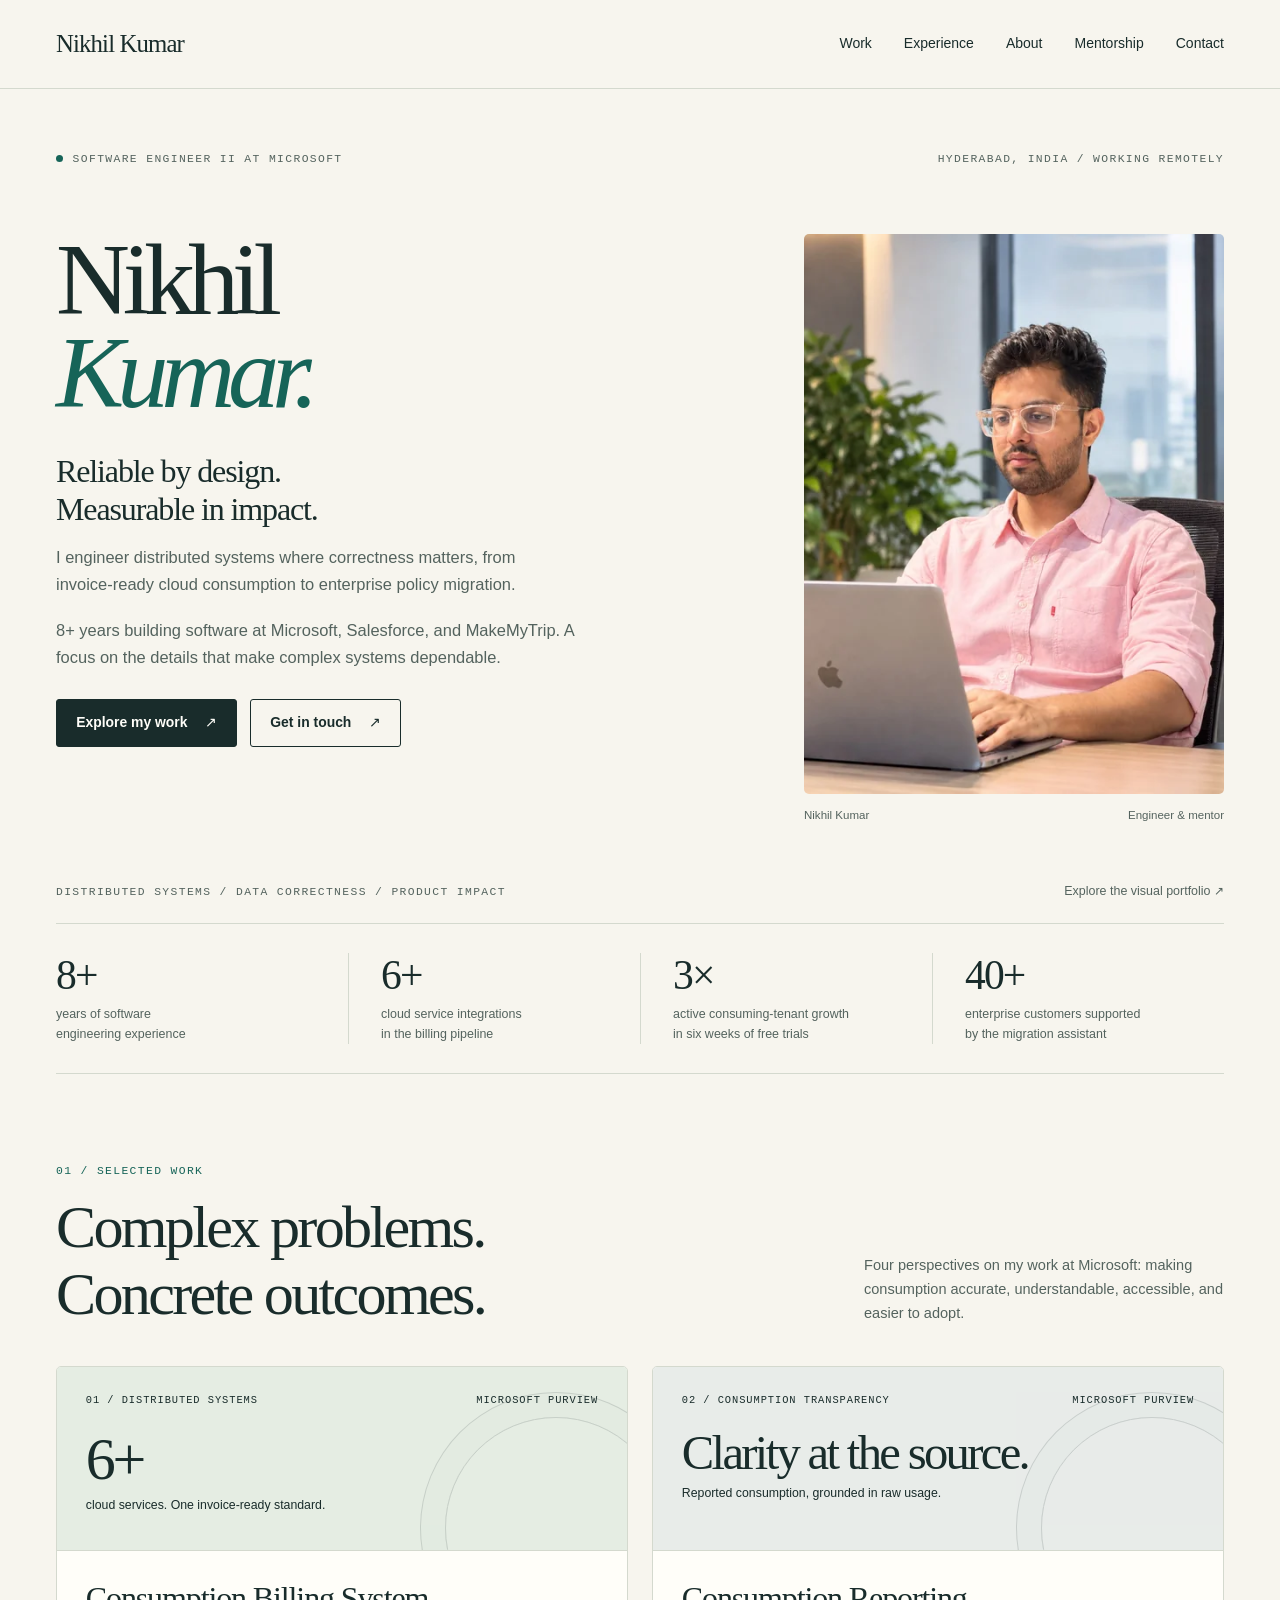
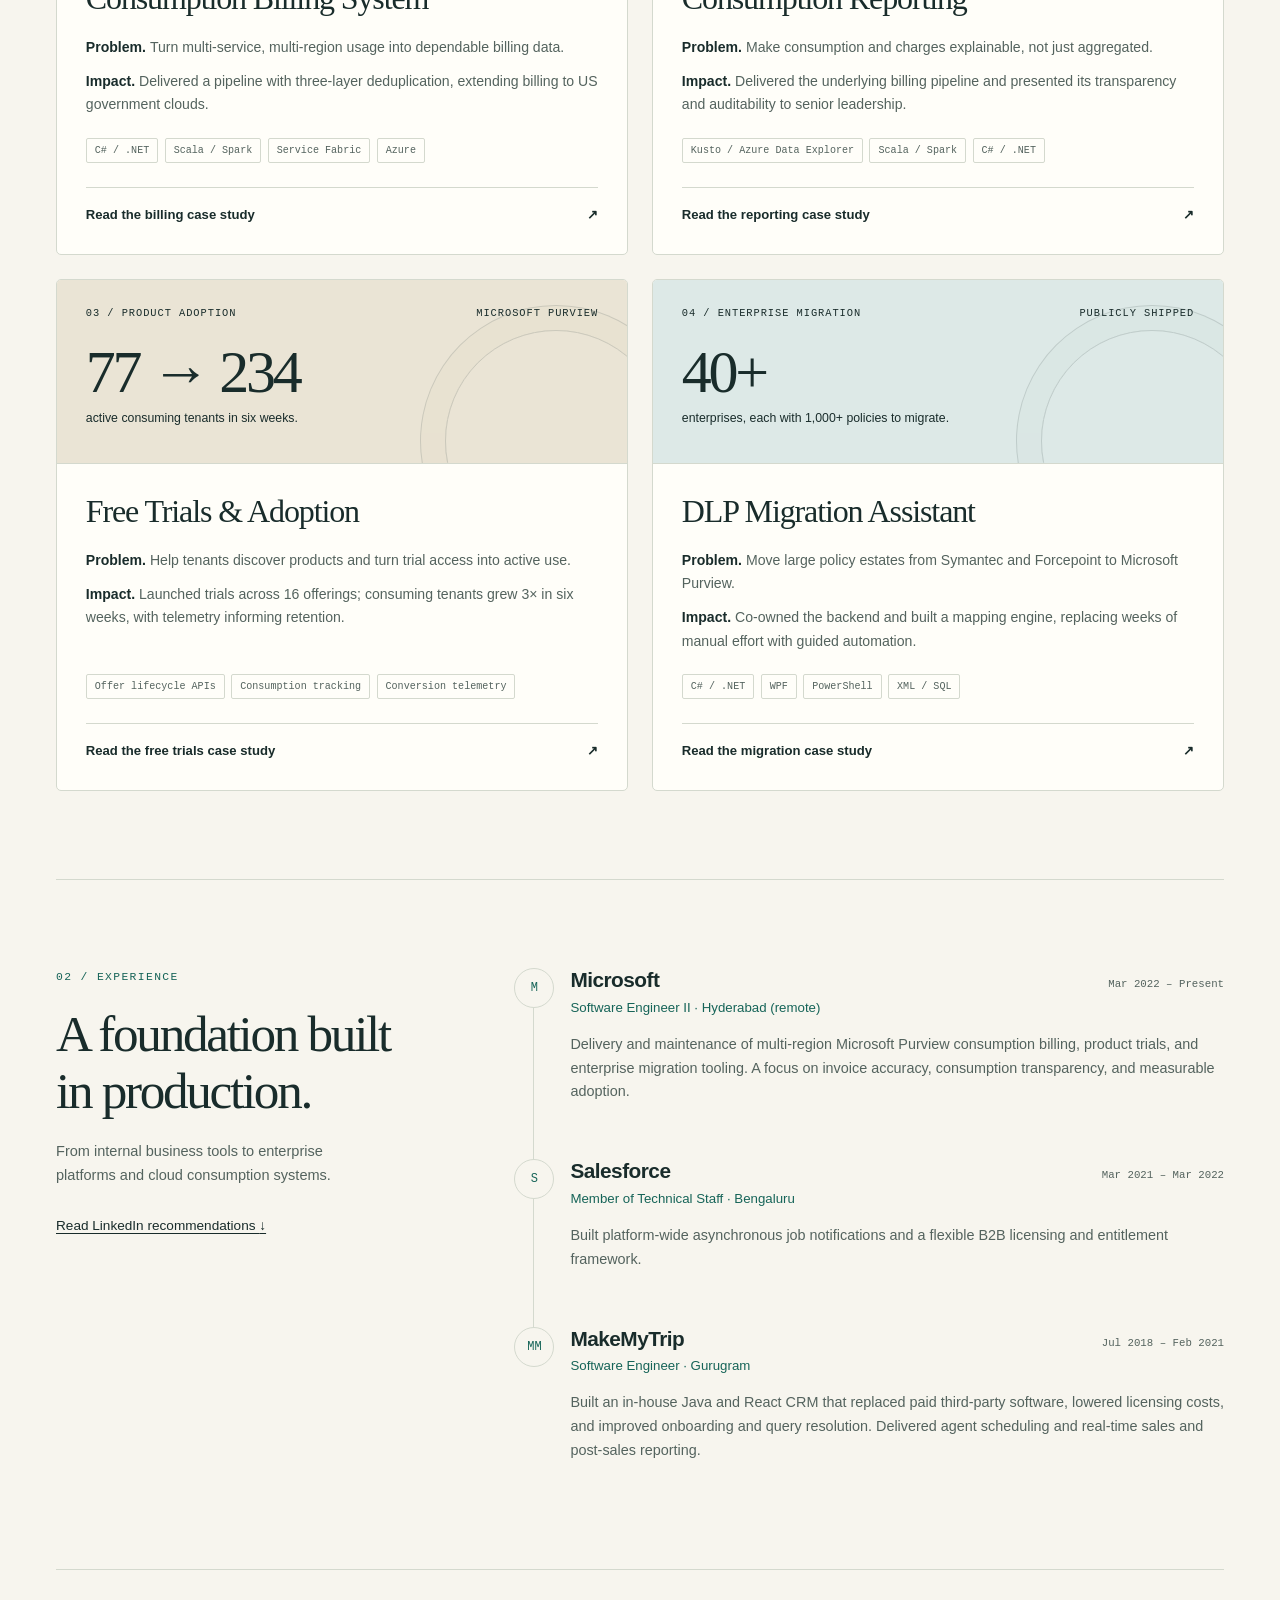
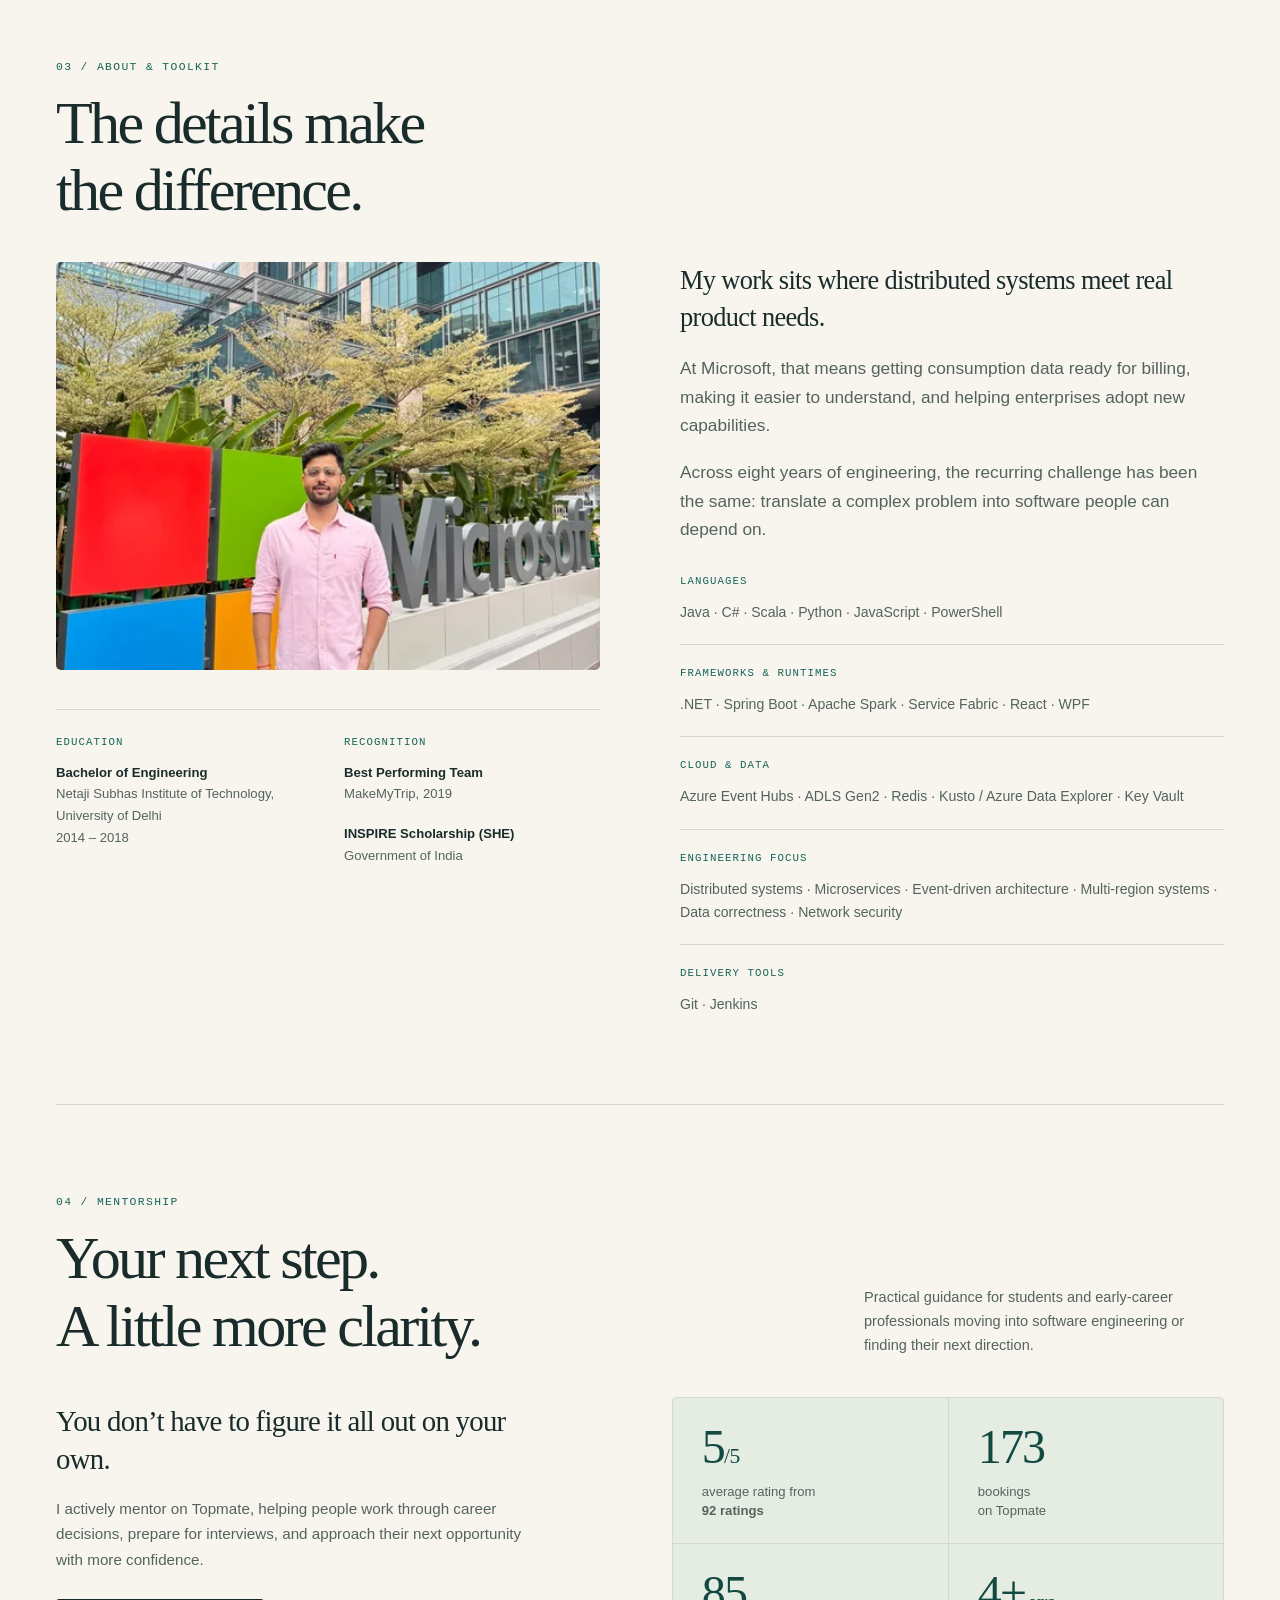
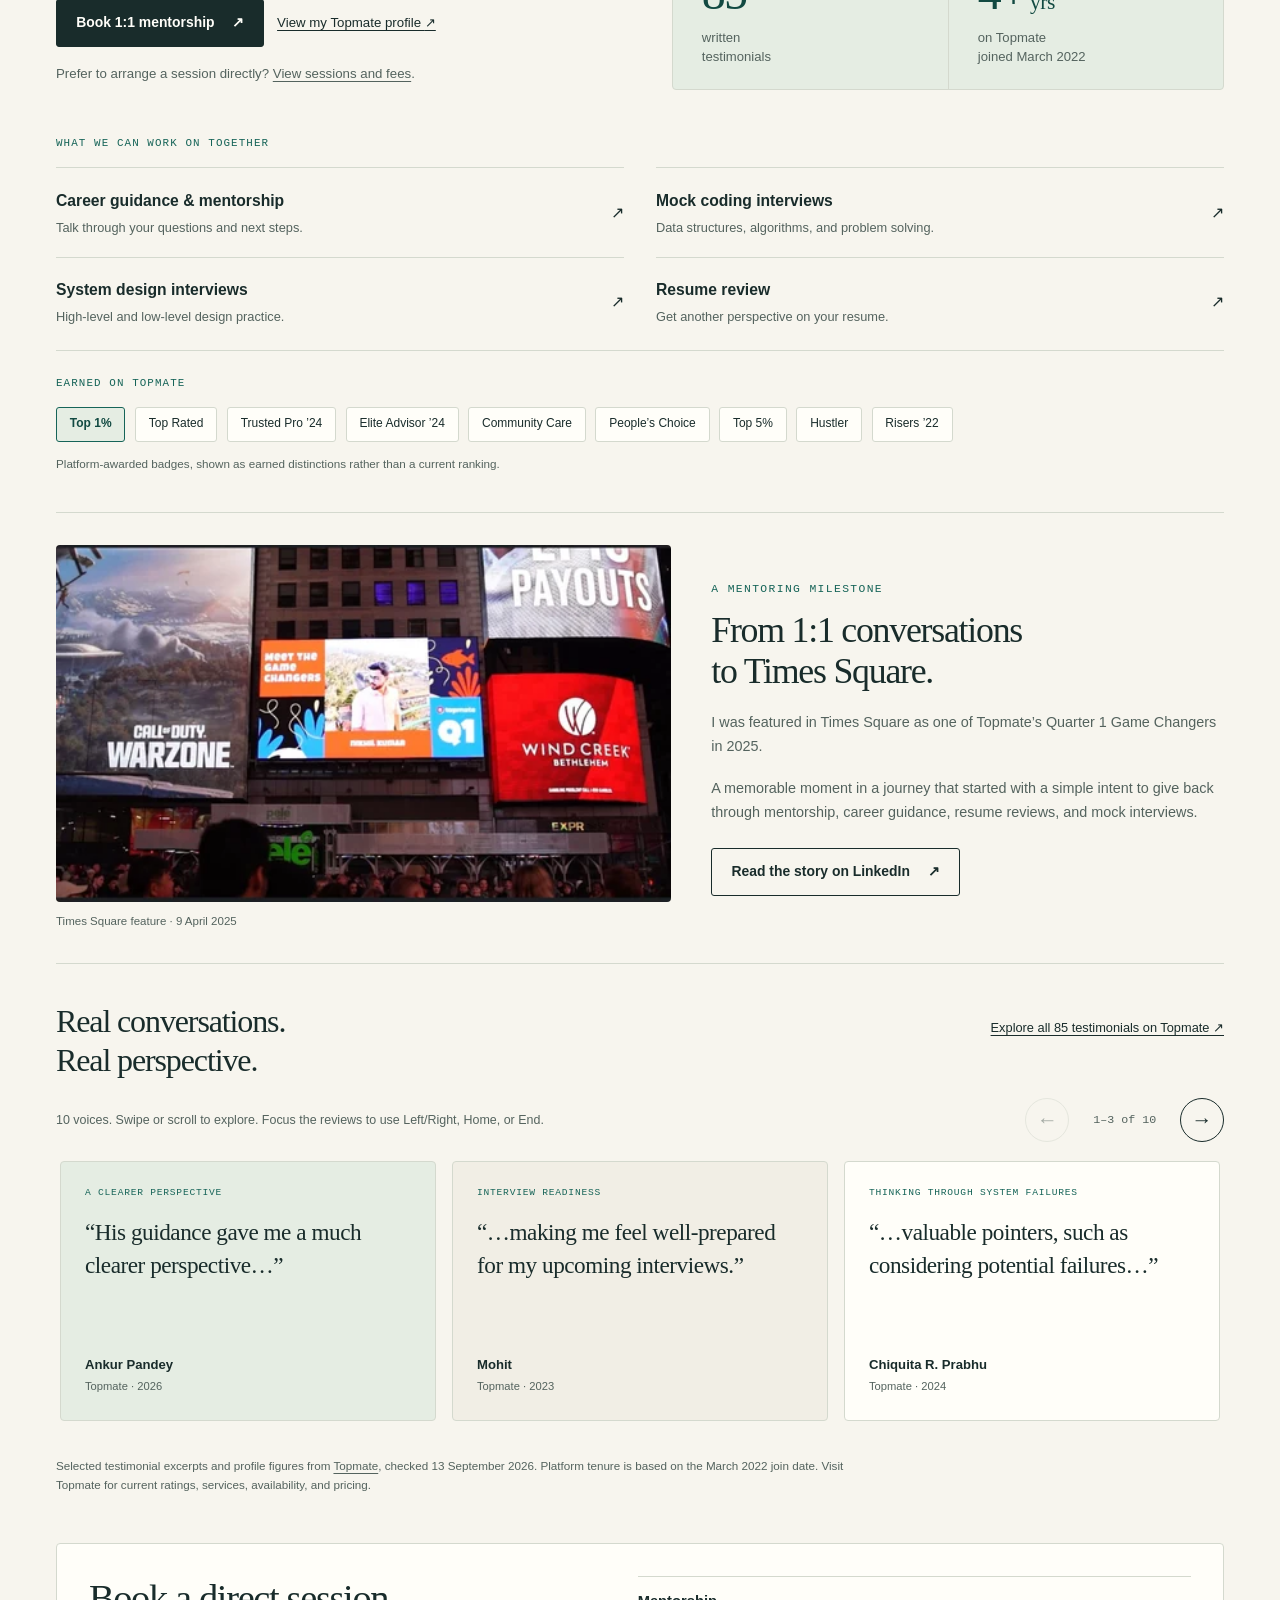
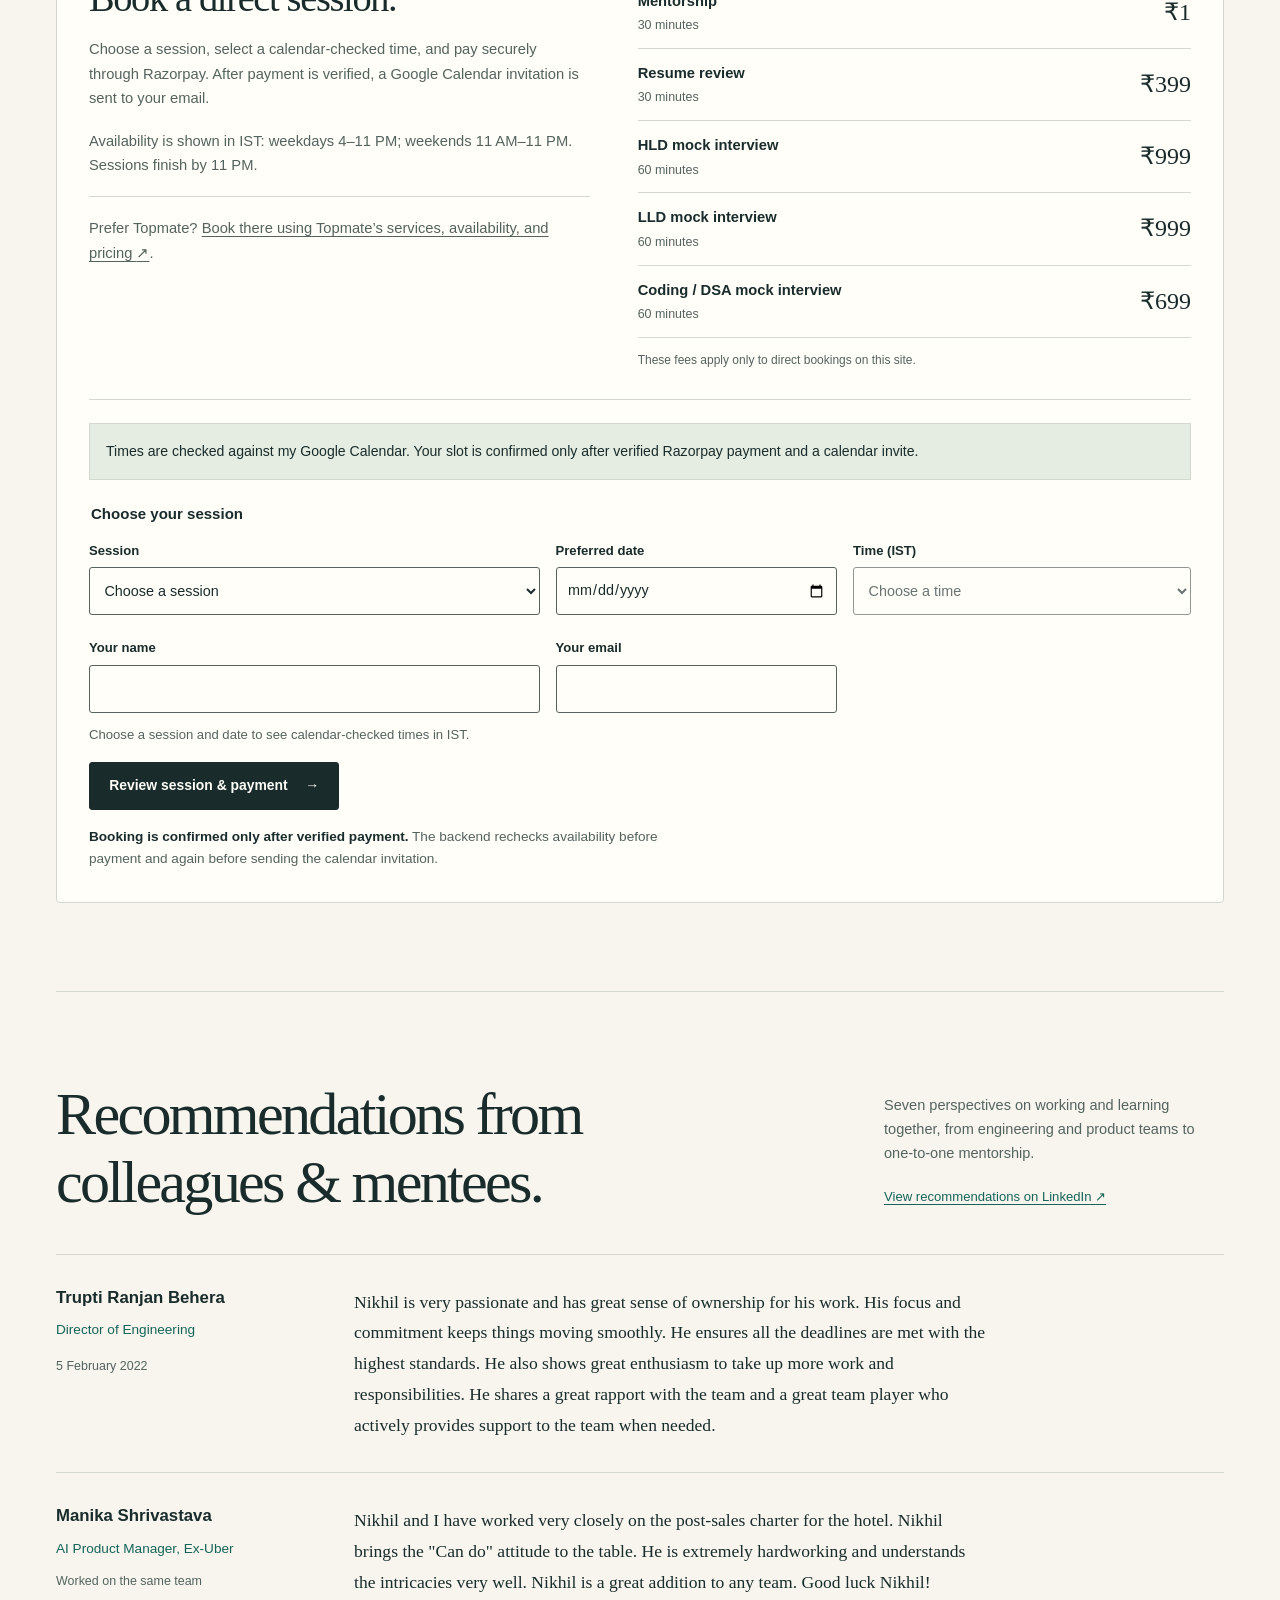
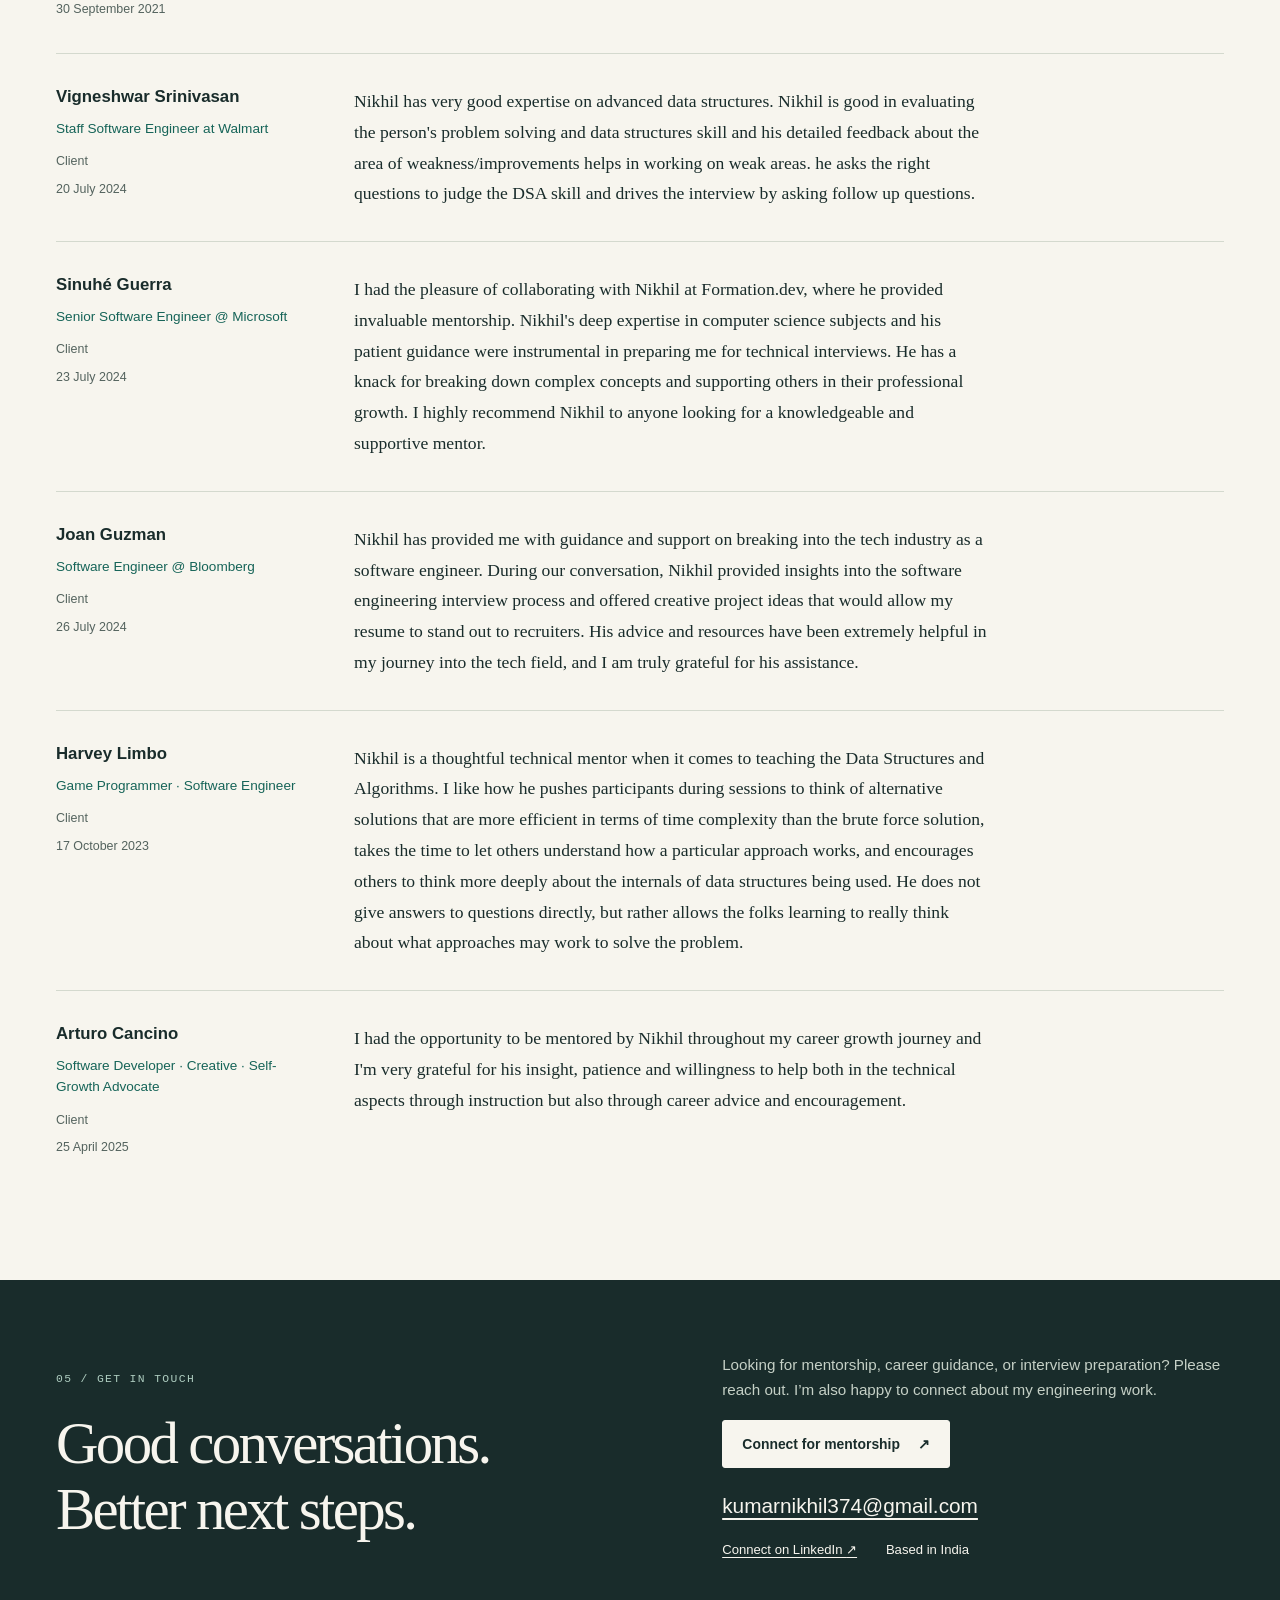
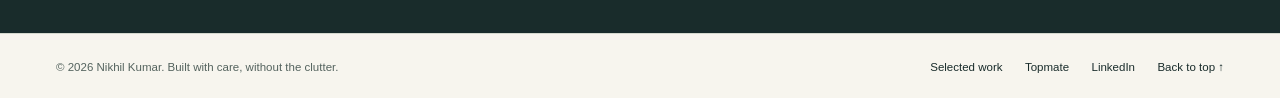
<file: index.html>
<!doctype html>
<html lang="en">
<head>
  <meta charset="utf-8">
  <meta name="viewport" content="width=device-width, initial-scale=1">
  <meta name="theme-color" content="#f7f5ee">
  <title>Nikhil Kumar | Software Engineer II at Microsoft</title>
  <link rel="canonical" href="https://cracker-jack.github.io/nikhil-kumar-portfolio/">
  <meta name="description" content="Nikhil Kumar, Software Engineer II at Microsoft. Explore distributed systems work and connect for career mentorship, interview preparation, and guidance on Topmate.">
  <meta name="author" content="Nikhil Kumar">
  <meta name="robots" content="index,follow,max-image-preview:large,max-snippet:-1,max-video-preview:-1">
  <link rel="alternate" type="text/plain" href="llms.txt" title="LLM-readable portfolio summary">
  <meta property="og:type" content="website">
  <meta property="og:site_name" content="Nikhil Kumar">
  <meta property="og:url" content="https://cracker-jack.github.io/nikhil-kumar-portfolio/">
  <meta property="og:title" content="Nikhil Kumar | Reliable systems. Measurable impact.">
  <meta property="og:description" content="Software Engineer II at Microsoft. Reliable distributed systems, measurable product impact, and practical career mentorship on Topmate.">
  <meta property="og:image" content="https://cracker-jack.github.io/nikhil-kumar-portfolio/assets/social-card.png">
  <meta property="og:image:type" content="image/png">
  <meta property="og:image:width" content="1200">
  <meta property="og:image:height" content="630">
  <meta property="og:image:alt" content="Nikhil Kumar. Reliable by design. Measurable in impact.">
  <meta name="twitter:card" content="summary_large_image">
  <link rel="icon" href="assets/favicon.svg" type="image/svg+xml">
  <link rel="stylesheet" href="assets/styles.css">
  <script src="assets/site.js?v=20260922" defer></script>
  <script type="module" src="assets/booking.js"></script>
  <script type="application/ld+json">
  {
    "@context": "https://schema.org",
    "@graph": [
      {
        "@type": "WebSite",
        "@id": "https://cracker-jack.github.io/nikhil-kumar-portfolio/#website",
        "url": "https://cracker-jack.github.io/nikhil-kumar-portfolio/",
        "name": "Nikhil Kumar Portfolio",
        "inLanguage": "en-IN",
        "publisher": { "@id": "https://cracker-jack.github.io/nikhil-kumar-portfolio/#person" }
      },
      {
        "@type": "ProfilePage",
        "@id": "https://cracker-jack.github.io/nikhil-kumar-portfolio/#profile",
        "url": "https://cracker-jack.github.io/nikhil-kumar-portfolio/",
        "name": "Nikhil Kumar | Software Engineer II at Microsoft",
        "isPartOf": { "@id": "https://cracker-jack.github.io/nikhil-kumar-portfolio/#website" },
        "mainEntity": { "@id": "https://cracker-jack.github.io/nikhil-kumar-portfolio/#person" }
      },
      {
        "@type": "Person",
        "@id": "https://cracker-jack.github.io/nikhil-kumar-portfolio/#person",
        "name": "Nikhil Kumar",
        "url": "https://cracker-jack.github.io/nikhil-kumar-portfolio/",
        "description": "Software Engineer II at Microsoft with 8+ years of experience engineering reliable distributed systems and cloud products.",
        "jobTitle": "Software Engineer II",
        "worksFor": { "@type": "Organization", "name": "Microsoft" },
        "email": "mailto:kumarnikhil374@gmail.com",
        "address": { "@type": "PostalAddress", "addressCountry": "IN" },
        "alumniOf": { "@type": "CollegeOrUniversity", "name": "Netaji Subhas Institute of Technology, University of Delhi" },
        "sameAs": ["https://www.linkedin.com/in/nikhilkr96/", "https://topmate.io/nikhil_kr"],
        "knowsAbout": ["Distributed systems", "Consumption billing", "Data correctness", "Event-driven architecture", "Microservices", "Multi-region systems", "Cloud security"],
        "subjectOf": [
          "https://cracker-jack.github.io/nikhil-kumar-portfolio/projects/billing-system.html",
          "https://cracker-jack.github.io/nikhil-kumar-portfolio/projects/reporting.html",
          "https://cracker-jack.github.io/nikhil-kumar-portfolio/projects/free-trials.html",
          "https://cracker-jack.github.io/nikhil-kumar-portfolio/projects/migration-assistant.html"
        ]
      }
    ]
  }
  </script>
</head>
<body>
  <a class="skip-link" href="#main">Skip to content</a>
  <header class="site-header">
    <div class="container header-inner">
      <a class="brand" href="index.html" aria-label="Nikhil Kumar home">
        Nikhil Kumar
      </a>
      <nav class="site-nav" aria-label="Main navigation" data-open="false">
        <button class="nav-toggle" type="button" aria-expanded="false" aria-controls="nav-links"><span class="menu-label">Menu</span><span class="menu-icon" aria-hidden="true"></span></button>
        <ul class="nav-links" id="nav-links">
          <li><a href="#work">Work</a></li>
          <li><a href="#experience">Experience</a></li>
          <li><a href="#about">About</a></li>
          <li><a href="#mentorship">Mentorship</a></li>
          <li><a href="#contact">Contact</a></li>
        </ul>
      </nav>
    </div>
  </header>
  <main id="main" tabindex="-1">
    <section class="hero container" aria-labelledby="hero-title">
      <div class="hero-meta">
        <p class="eyebrow eyebrow-line"><span class="dot" aria-hidden="true"></span>Software Engineer II at Microsoft</p>
        <p class="eyebrow">Hyderabad, India / Working remotely</p>
      </div>
      <div class="hero-grid">
        <h1 class="hero-name" id="hero-title"><span>Nikhil</span> <span class="name-last">Kumar.</span></h1>
        <figure class="hero-portrait">
          <picture>
            <source type="image/webp" srcset="assets/images/nikhil-at-work-480.webp 480w, assets/images/nikhil-at-work-768.webp 768w, assets/images/nikhil-at-work-1080.webp 1080w" sizes="(max-width: 480px) calc(100vw - 40px), (max-width: 760px) 420px, (max-width: 1050px) 40vw, 420px">
            <img src="assets/images/nikhil-at-work-768.jpg" width="768" height="1024" alt="Nikhil Kumar working at a laptop" fetchpriority="high">
          </picture>
          <figcaption><span>Nikhil Kumar</span><span>Engineer &amp; mentor</span></figcaption>
        </figure>
        <div class="hero-copy">
          <p class="hero-statement">Reliable by design.<br>Measurable in impact.</p>
          <p>I engineer distributed systems where correctness matters, from invoice-ready cloud consumption to enterprise policy migration.</p>
          <p>8+ years building software at Microsoft, Salesforce, and MakeMyTrip. A focus on the details that make complex systems dependable.</p>
          <div class="actions">
            <a class="button button-primary" href="#work">Explore my work <span class="arrow" aria-hidden="true">&#8599;</span></a>
            <a class="button button-secondary" href="mailto:kumarnikhil374@gmail.com">Get in touch <span class="arrow" aria-hidden="true">&#8599;</span></a>
          </div>
        </div>
      </div>
      <div class="hero-baseline">
        <span class="eyebrow">Distributed systems / Data correctness / Product impact</span>
        <a href="explore.html">Explore the visual portfolio <span aria-hidden="true">&#8599;</span></a>
      </div>
      <dl class="metrics" aria-label="Selected career and project highlights">
        <div class="metric"><dt>8+</dt><dd>years of software<br>engineering experience</dd></div>
        <div class="metric"><dt>6+</dt><dd>cloud service integrations<br>in the billing pipeline</dd></div>
        <div class="metric"><dt>3&#215;</dt><dd>active consuming-tenant growth<br>in six weeks of free trials</dd></div>
        <div class="metric"><dt>40+</dt><dd>enterprise customers supported<br>by the migration assistant</dd></div>
      </dl>
    </section>

    <section class="section container" id="work" aria-labelledby="work-title">
      <div class="section-heading">
        <div><p class="eyebrow">01 / Selected work</p><h2 id="work-title">Complex problems.<br>Concrete outcomes.</h2></div>
        <p class="section-intro">Four perspectives on my work at Microsoft: making consumption accurate, understandable, accessible, and easier to adopt.</p>
      </div>
      <div class="work-grid">
        <article class="project-card">
          <div class="card-banner">
            <div class="banner-label"><span>01 / Distributed systems</span><span>Microsoft Purview</span></div>
            <p class="banner-value">6+</p>
            <p class="banner-caption">cloud services. One invoice-ready standard.</p>
          </div>
          <div class="card-content">
            <h3><a href="projects/billing-system.html">Consumption Billing System</a></h3>
            <dl class="card-description">
              <div><dt>Problem. </dt><dd>Turn multi-service, multi-region usage into dependable billing data.</dd></div>
              <div><dt>Impact. </dt><dd>Delivered a pipeline with three-layer deduplication, extending billing to US government clouds.</dd></div>
            </dl>
            <ul class="tags" aria-label="Billing technologies"><li>C# / .NET</li><li>Scala / Spark</li><li>Service Fabric</li><li>Azure</li></ul>
            <a class="card-link" href="projects/billing-system.html">Read the billing case study <span aria-hidden="true">&#8599;</span></a>
          </div>
        </article>
        <article class="project-card">
          <div class="card-banner banner-reporting">
            <div class="banner-label"><span>02 / Consumption transparency</span><span>Microsoft Purview</span></div>
            <p class="banner-value words">Clarity at the source.</p>
            <p class="banner-caption">Reported consumption, grounded in raw usage.</p>
          </div>
          <div class="card-content">
            <h3><a href="projects/reporting.html">Consumption Reporting</a></h3>
            <dl class="card-description">
              <div><dt>Problem. </dt><dd>Make consumption and charges explainable, not just aggregated.</dd></div>
              <div><dt>Impact. </dt><dd>Delivered the underlying billing pipeline and presented its transparency and auditability to senior leadership.</dd></div>
            </dl>
            <ul class="tags" aria-label="Reporting platform technologies"><li>Kusto / Azure Data Explorer</li><li>Scala / Spark</li><li>C# / .NET</li></ul>
            <a class="card-link" href="projects/reporting.html">Read the reporting case study <span aria-hidden="true">&#8599;</span></a>
          </div>
        </article>
        <article class="project-card">
          <div class="card-banner banner-trials">
            <div class="banner-label"><span>03 / Product adoption</span><span>Microsoft Purview</span></div>
            <p class="banner-value">77 <span aria-hidden="true">&#8594;</span><span class="sr-only">to</span> 234</p>
            <p class="banner-caption">active consuming tenants in six weeks.</p>
          </div>
          <div class="card-content">
            <h3><a href="projects/free-trials.html">Free Trials &amp; Adoption</a></h3>
            <dl class="card-description">
              <div><dt>Problem. </dt><dd>Help tenants discover products and turn trial access into active use.</dd></div>
              <div><dt>Impact. </dt><dd>Launched trials across 16 offerings; consuming tenants grew 3&#215; in six weeks, with telemetry informing retention.</dd></div>
            </dl>
            <ul class="tags" aria-label="Free trials technical focus"><li>Offer lifecycle APIs</li><li>Consumption tracking</li><li>Conversion telemetry</li></ul>
            <a class="card-link" href="projects/free-trials.html">Read the free trials case study <span aria-hidden="true">&#8599;</span></a>
          </div>
        </article>
        <article class="project-card">
          <div class="card-banner banner-migration">
            <div class="banner-label"><span>04 / Enterprise migration</span><span>Publicly shipped</span></div>
            <p class="banner-value">40+</p>
            <p class="banner-caption">enterprises, each with 1,000+ policies to migrate.</p>
          </div>
          <div class="card-content">
            <h3><a href="projects/migration-assistant.html">DLP Migration Assistant</a></h3>
            <dl class="card-description">
              <div><dt>Problem. </dt><dd>Move large policy estates from Symantec and Forcepoint to Microsoft Purview.</dd></div>
              <div><dt>Impact. </dt><dd>Co-owned the backend and built a mapping engine, replacing weeks of manual effort with guided automation.</dd></div>
            </dl>
            <ul class="tags" aria-label="Migration technologies"><li>C# / .NET</li><li>WPF</li><li>PowerShell</li><li>XML / SQL</li></ul>
            <a class="card-link" href="projects/migration-assistant.html">Read the migration case study <span aria-hidden="true">&#8599;</span></a>
          </div>
        </article>
      </div>
    </section>

    <section class="section section-bordered container" id="experience" aria-labelledby="experience-title">
      <div class="experience-layout">
        <div class="section-aside">
          <p class="eyebrow">02 / Experience</p>
          <h2 id="experience-title">A foundation built<br>in production.</h2>
          <p>From internal business tools to enterprise platforms and cloud consumption systems.</p>
          <a class="recommendations-jump" href="#recommendations">Read LinkedIn recommendations <span aria-hidden="true">&#8595;</span></a>
        </div>
        <ol class="timeline">
          <li class="timeline-item">
            <span class="company-monogram" aria-hidden="true">M</span>
            <div>
              <div class="role-header"><h3>Microsoft</h3><span class="role-date"><time datetime="2022-03">Mar 2022</time> &ndash; Present</span></div>
              <p class="role-title">Software Engineer II &middot; Hyderabad (remote)</p>
              <p>Delivery and maintenance of multi-region Microsoft Purview consumption billing, product trials, and enterprise migration tooling. A focus on invoice accuracy, consumption transparency, and measurable adoption.</p>
            </div>
          </li>
          <li class="timeline-item">
            <span class="company-monogram" aria-hidden="true">S</span>
            <div>
              <div class="role-header"><h3>Salesforce</h3><span class="role-date"><time datetime="2021-03">Mar 2021</time> &ndash; <time datetime="2022-03">Mar 2022</time></span></div>
              <p class="role-title">Member of Technical Staff &middot; Bengaluru</p>
              <p>Built platform-wide asynchronous job notifications and a flexible B2B licensing and entitlement framework.</p>
            </div>
          </li>
          <li class="timeline-item">
            <span class="company-monogram" aria-hidden="true">MM</span>
            <div>
              <div class="role-header"><h3>MakeMyTrip</h3><span class="role-date"><time datetime="2018-07">Jul 2018</time> &ndash; <time datetime="2021-02">Feb 2021</time></span></div>
              <p class="role-title">Software Engineer &middot; Gurugram</p>
              <p>Built an in-house Java and React CRM that replaced paid third-party software, lowered licensing costs, and improved onboarding and query resolution. Delivered agent scheduling and real-time sales and post-sales reporting.</p>
            </div>
          </li>
        </ol>
      </div>
    </section>

    <section class="section section-bordered container" id="about" aria-labelledby="about-title">
      <div class="section-heading"><div><p class="eyebrow">03 / About &amp; toolkit</p><h2 id="about-title">The details make<br>the difference.</h2></div></div>
      <div class="about-grid">
        <div>
          <figure class="about-portrait">
            <picture>
              <source type="image/webp" srcset="assets/images/nikhil-at-microsoft-480.webp 480w, assets/images/nikhil-at-microsoft-768.webp 768w, assets/images/nikhil-at-microsoft-960.webp 960w" sizes="(max-width: 760px) calc(100vw - 40px), (max-width: 1050px) calc(50vw - 56px), (max-width: 1352px) calc(50vw - 96px), 580px">
              <img src="assets/images/nikhil-at-microsoft-768.jpg" width="768" height="576" alt="Nikhil Kumar standing beside a Microsoft sign" loading="lazy" decoding="async">
            </picture>
          </figure>
          <div class="details-grid">
            <div><h3>Education</h3><p><strong>Bachelor of Engineering</strong><br>Netaji Subhas Institute of Technology, University of Delhi<br>2014 &ndash; 2018</p></div>
            <div><h3>Recognition</h3><p><strong>Best Performing Team</strong><br>MakeMyTrip, 2019</p><p><strong>INSPIRE Scholarship (SHE)</strong><br>Government of India</p></div>
          </div>
        </div>
        <div>
          <div class="about-copy">
            <p class="lead">My work sits where distributed systems meet real product needs.</p>
            <p>At Microsoft, that means getting consumption data ready for billing, making it easier to understand, and helping enterprises adopt new capabilities.</p>
            <p>Across eight years of engineering, the recurring challenge has been the same: translate a complex problem into software people can depend on.</p>
          </div>
          <div class="about-skills" aria-label="Technical skills">
            <div class="skill-group"><h3>Languages</h3><p>Java &middot; C# &middot; Scala &middot; Python &middot; JavaScript &middot; PowerShell</p></div>
            <div class="skill-group"><h3>Frameworks &amp; runtimes</h3><p>.NET &middot; Spring Boot &middot; Apache Spark &middot; Service Fabric &middot; React &middot; WPF</p></div>
            <div class="skill-group"><h3>Cloud &amp; data</h3><p>Azure Event Hubs &middot; ADLS Gen2 &middot; Redis &middot; Kusto / Azure Data Explorer &middot; Key Vault</p></div>
            <div class="skill-group"><h3>Engineering focus</h3><p>Distributed systems &middot; Microservices &middot; Event-driven architecture &middot; Multi-region systems &middot; Data correctness &middot; Network security</p></div>
            <div class="skill-group"><h3>Delivery tools</h3><p>Git &middot; Jenkins</p></div>
          </div>
        </div>
      </div>
    </section>

    <section class="section section-bordered container" id="mentorship" aria-labelledby="mentorship-title">
      <div class="section-heading">
        <div><p class="eyebrow">04 / Mentorship</p><h2 id="mentorship-title">Your next step.<br>A little more clarity.</h2></div>
        <p class="section-intro">Practical guidance for students and early-career professionals moving into software engineering or finding their next direction.</p>
      </div>
      <div class="mentorship-overview">
        <div class="mentorship-intro">
          <p class="lead">You don&rsquo;t have to figure it all out on your own.</p>
          <p>I actively mentor on Topmate, helping people work through career decisions, prepare for interviews, and approach their next opportunity with more confidence.</p>
          <div class="actions"><a class="button button-primary" href="https://topmate.io/nikhil_kr/12607">Book 1:1 mentorship <span aria-hidden="true">&#8599;</span></a><a class="mentorship-profile" href="https://topmate.io/nikhil_kr">View my Topmate profile <span aria-hidden="true">&#8599;</span></a></div>
          <p class="direct-session-intro">Prefer to arrange a session directly? <a href="#direct-sessions">View sessions and fees</a>.</p>
        </div>
        <dl class="mentorship-stats" aria-label="Topmate profile snapshot, 13 September 2026">
          <div><dt>5<span class="stat-unit">/5</span></dt><dd>average rating from<br><strong>92 ratings</strong></dd></div>
          <div><dt>173</dt><dd>bookings<br>on Topmate</dd></div>
          <div><dt>85</dt><dd>written<br>testimonials</dd></div>
          <div><dt>4+<span class="stat-unit"> yrs</span></dt><dd>on Topmate<br>joined March 2022</dd></div>
        </dl>
      </div>
      <div class="mentorship-services" aria-labelledby="guidance-title">
        <h3 id="guidance-title">What we can work on together</h3>
        <ul class="service-grid">
          <li><a href="https://topmate.io/nikhil_kr/12607"><span><strong>Career guidance &amp; mentorship</strong><span>Talk through your questions and next steps.</span></span><span class="arrow" aria-hidden="true">&#8599;</span></a></li>
          <li><a href="https://topmate.io/nikhil_kr/445164"><span><strong>Mock coding interviews</strong><span>Data structures, algorithms, and problem solving.</span></span><span class="arrow" aria-hidden="true">&#8599;</span></a></li>
          <li><a href="https://topmate.io/nikhil_kr/457759"><span><strong>System design interviews</strong><span>High-level and low-level design practice.</span></span><span class="arrow" aria-hidden="true">&#8599;</span></a></li>
          <li><a href="https://topmate.io/nikhil_kr/12608"><span><strong>Resume review</strong><span>Get another perspective on your resume.</span></span><span class="arrow" aria-hidden="true">&#8599;</span></a></li>
        </ul>
      </div>
      <div class="mentorship-badges">
        <h3>Earned on Topmate</h3>
        <ul class="badge-list" aria-label="Nine badges displayed on the Topmate profile">
          <li class="badge-featured">Top 1%</li><li>Top Rated</li><li>Trusted Pro &rsquo;24</li><li>Elite Advisor &rsquo;24</li><li>Community Care</li><li>People&rsquo;s Choice</li><li>Top 5%</li><li>Hustler</li><li>Risers &rsquo;22</li>
        </ul>
        <p class="source-note">Platform-awarded badges, shown as earned distinctions rather than a current ranking.</p>
      </div>
      <article class="times-square-feature" id="times-square" aria-labelledby="times-square-title">
        <figure class="feature-image">
          <a href="https://www.linkedin.com/feed/update/urn:li:activity:7316494661861183488/" aria-label="Read Nikhil Kumar's Times Square post on LinkedIn">
            <picture>
              <source type="image/webp" srcset="assets/images/nikhil-times-square-480.webp 480w, assets/images/nikhil-times-square-768.webp 768w, assets/images/nikhil-times-square-1092.webp 1092w" sizes="(max-width: 760px) calc(100vw - 40px), (max-width: 1352px) 52vw, 654px">
              <img src="assets/images/nikhil-times-square-768.jpg" width="768" height="445" alt="A Times Square billboard displaying Nikhil Kumar in Topmate's Meet the Game Changers showcase" loading="lazy" decoding="async">
            </picture>
          </a>
          <figcaption>Times Square feature &middot; <time datetime="2025-04-09">9 April 2025</time></figcaption>
        </figure>
        <div class="feature-copy">
          <p class="eyebrow">A mentoring milestone</p>
          <h3 id="times-square-title">From 1:1 conversations<br>to Times Square.</h3>
          <p>I was featured in Times Square as one of Topmate&rsquo;s Quarter 1 Game Changers in 2025.</p>
          <p>A memorable moment in a journey that started with a simple intent to give back through mentorship, career guidance, resume reviews, and mock interviews.</p>
          <a class="button button-secondary" href="https://www.linkedin.com/feed/update/urn:li:activity:7316494661861183488/">Read the story on LinkedIn <span aria-hidden="true">&#8599;</span></a>
        </div>
      </article>
      <section class="testimonial-carousel" aria-labelledby="testimonials-title" aria-roledescription="carousel">
        <div class="testimonial-heading"><h3 id="testimonials-title">Real conversations.<br>Real perspective.</h3><a href="https://topmate.io/nikhil_kr">Explore all 85 testimonials on Topmate <span aria-hidden="true">&#8599;</span></a></div>
        <div class="carousel-toolbar">
          <p class="carousel-hint" id="testimonial-instructions">10 voices. Swipe or scroll to explore. Focus the reviews to use Left/Right, Home, or End.</p>
          <div class="carousel-controls" hidden>
            <button class="carousel-button" type="button" data-carousel-previous aria-label="Previous testimonial" aria-controls="testimonial-track" disabled><span aria-hidden="true">&#8592;</span></button>
            <span class="carousel-status" role="status" aria-live="polite" aria-atomic="true">1 of 10</span>
            <button class="carousel-button" type="button" data-carousel-next aria-label="Next testimonial" aria-controls="testimonial-track"><span aria-hidden="true">&#8594;</span></button>
          </div>
        </div>
        <div class="testimonial-track" id="testimonial-track" tabindex="0" role="region" aria-label="Scrollable mentorship reviews" aria-describedby="testimonial-instructions">
          <figure class="testimonial" aria-label="1 of 10" aria-roledescription="slide">
            <p class="testimonial-topic">A clearer perspective</p>
            <blockquote cite="https://topmate.io/nikhil_kr"><p>&ldquo;His guidance gave me a much clearer perspective&hellip;&rdquo;</p></blockquote>
            <figcaption><a href="https://topmate.io/nikhil_kr">Ankur Pandey</a><span>Topmate &middot; <time datetime="2026">2026</time></span></figcaption>
          </figure>
          <figure class="testimonial" aria-label="2 of 10" aria-roledescription="slide">
            <p class="testimonial-topic">Interview readiness</p>
            <blockquote cite="https://topmate.io/nikhil_kr"><p>&ldquo;&hellip;making me feel well-prepared for my upcoming interviews.&rdquo;</p></blockquote>
            <figcaption><a href="https://topmate.io/nikhil_kr">Mohit</a><span>Topmate &middot; <time datetime="2023">2023</time></span></figcaption>
          </figure>
          <figure class="testimonial" aria-label="3 of 10" aria-roledescription="slide">
            <p class="testimonial-topic">Thinking through system failures</p>
            <blockquote cite="https://topmate.io/nikhil_kr"><p>&ldquo;&hellip;valuable pointers, such as considering potential failures&hellip;&rdquo;</p></blockquote>
            <figcaption><a href="https://topmate.io/nikhil_kr">Chiquita R. Prabhu</a><span>Topmate &middot; <time datetime="2024">2024</time></span></figcaption>
          </figure>
          <figure class="testimonial" aria-label="4 of 10" aria-roledescription="slide">
            <p class="testimonial-topic">Career direction</p>
            <blockquote cite="https://topmate.io/nikhil_kr"><p>&ldquo;&hellip;provided a clear roadmap for my career path, suggesting precise study routes.&rdquo;</p></blockquote>
            <figcaption><a href="https://topmate.io/nikhil_kr">Arshi Singh</a><span>Topmate &middot; <time datetime="2023">2023</time></span></figcaption>
          </figure>
          <figure class="testimonial" aria-label="5 of 10" aria-roledescription="slide">
            <p class="testimonial-topic">Actionable feedback</p>
            <blockquote cite="https://topmate.io/nikhil_kr"><p>&ldquo;&hellip;constructive feedback that helped me see where I can improve.&rdquo;</p></blockquote>
            <figcaption><a href="https://topmate.io/nikhil_kr">Kirity Ganga</a><span>Topmate &middot; <time datetime="2024">2024</time></span></figcaption>
          </figure>
          <figure class="testimonial" aria-label="6 of 10" aria-roledescription="slide">
            <p class="testimonial-topic">Looking toward development</p>
            <blockquote cite="https://topmate.io/nikhil_kr"><p>&ldquo;&hellip;eager to switch my domain from testing to development.&rdquo;</p></blockquote>
            <figcaption><a href="https://topmate.io/nikhil_kr">Varsha Foujdhar</a><span>Topmate &middot; <time datetime="2023">2023</time></span></figcaption>
          </figure>
          <figure class="testimonial" aria-label="7 of 10" aria-roledescription="slide">
            <p class="testimonial-topic">A stronger resume</p>
            <blockquote cite="https://topmate.io/nikhil_kr"><p>&ldquo;&hellip;improving the content and structure of my resume.&rdquo;</p></blockquote>
            <figcaption><a href="https://topmate.io/nikhil_kr">Benjamin Arnett</a><span>Topmate &middot; <time datetime="2024">2024</time></span></figcaption>
          </figure>
          <figure class="testimonial" aria-label="8 of 10" aria-roledescription="slide">
            <p class="testimonial-topic">Confidence with algorithms</p>
            <blockquote cite="https://topmate.io/nikhil_kr"><p>&ldquo;I feel more confident in data structures and algorithms.&rdquo;</p></blockquote>
            <figcaption><a href="https://topmate.io/nikhil_kr">Prashant Verma</a><span>Topmate &middot; <time datetime="2023">2023</time></span></figcaption>
          </figure>
          <figure class="testimonial" aria-label="9 of 10" aria-roledescription="slide">
            <p class="testimonial-topic">Communicating in interviews</p>
            <blockquote cite="https://topmate.io/nikhil_kr"><p>&ldquo;&hellip;suggested to work on my communication skills (thinking out loud)&hellip;&rdquo;</p></blockquote>
            <figcaption><a href="https://topmate.io/nikhil_kr">Aadil</a><span>Topmate &middot; <time datetime="2024">2024</time></span></figcaption>
          </figure>
          <figure class="testimonial" aria-label="10 of 10" aria-roledescription="slide">
            <p class="testimonial-topic">Space for every question</p>
            <blockquote cite="https://topmate.io/nikhil_kr"><p>&ldquo;&hellip;thoroughly addressed all my concerns and clarified any doubts&hellip;&rdquo;</p></blockquote>
            <figcaption><a href="https://topmate.io/nikhil_kr">Pragya Tiwari</a><span>Topmate &middot; <time datetime="2024">2024</time></span></figcaption>
          </figure>
        </div>
      </section>
      <p class="source-note mentorship-source">Selected testimonial excerpts and profile figures from <a href="https://topmate.io/nikhil_kr">Topmate</a>, checked <time datetime="2026-09-13">13 September 2026</time>. Platform tenure is based on the March 2022 join date. Visit Topmate for current ratings, services, availability, and pricing.</p>
      <section class="direct-sessions" id="direct-sessions" aria-labelledby="direct-sessions-title" data-availability-api="https://nikhil-bookings-api-otzn3ne7rq-el.a.run.app/api/availability" data-booking-api="https://nikhil-bookings-api-otzn3ne7rq-el.a.run.app">
        <div class="direct-sessions-copy">
          <h3 id="direct-sessions-title">Book a direct session.</h3>
          <p>Choose a session, select a calendar-checked time, and pay securely through Razorpay. After payment is verified, a Google Calendar invitation is sent to your email.</p>
          <p class="direct-availability">Availability is shown in IST: weekdays 4&ndash;11 PM; weekends 11 AM&ndash;11 PM. Sessions finish by 11 PM.</p>
          <p class="direct-booking-alternative">Prefer Topmate? <a href="https://topmate.io/nikhil_kr">Book there using Topmate&rsquo;s services, availability, and pricing <span aria-hidden="true">&#8599;</span></a>.</p>
        </div>
        <div>
          <dl class="direct-session-prices" aria-label="Direct session prices in Indian rupees">
            <div data-service-id="mentorship"><dt>Mentorship<span>30 minutes</span></dt><dd><data value="1">&#8377;1</data></dd></div>
            <div data-service-id="resume-review"><dt>Resume review<span>30 minutes</span></dt><dd><data value="399">&#8377;399</data></dd></div>
            <div data-service-id="hld-mock"><dt>HLD mock interview<span>60 minutes</span></dt><dd><data value="999">&#8377;999</data></dd></div>
            <div data-service-id="lld-mock"><dt>LLD mock interview<span>60 minutes</span></dt><dd><data value="999">&#8377;999</data></dd></div>
            <div data-service-id="dsa-mock"><dt>Coding / DSA mock interview<span>60 minutes</span></dt><dd><data value="699">&#8377;699</data></dd></div>
          </dl>
          <p class="direct-rates-note">These fees apply only to direct bookings on this site.</p>
        </div>
        <div class="direct-payment-actions">
          <div data-slot-picker hidden>
            <p class="booking-notice" id="booking-notice"><strong>Choose your session and a calendar-checked time.</strong> A time is confirmed only after Razorpay verifies your payment and the calendar invitation is created.</p>
            <form data-booking-form aria-describedby="booking-notice">
              <fieldset class="booking-fields">
                <legend>Choose your session</legend>
                <div><label for="booking-service">Session</label><select id="booking-service" name="service" required aria-describedby="booking-service-details"><option value="">Choose a session</option></select><p class="booking-service-details" id="booking-service-details" role="status"></p></div>
                <div><label for="booking-date">Preferred date</label><input id="booking-date" name="date" type="date" required></div>
                <div class="booking-time-field"><label for="booking-time">Time (IST)</label><div class="booking-time-select"><select id="booking-time" name="time" required disabled><option value="">Choose a time</option></select></div><div class="booking-slot-options" data-slot-options aria-label="Available times in IST" hidden></div></div>
                <div data-customer-field hidden><label for="booking-name">Your name</label><input id="booking-name" name="name" autocomplete="name" maxlength="80"></div>
                <div data-customer-field hidden><label for="booking-email">Your email</label><input id="booking-email" name="email" type="email" inputmode="email" autocomplete="email" spellcheck="false" maxlength="120" pattern="^[^\s@]+@[^\s@]+\.[^\s@]{2,}$"></div>
                <div class="booking-whatsapp" data-whatsapp-option hidden>
                  <label class="booking-consent" for="booking-whatsapp-consent">
                    <input id="booking-whatsapp-consent" name="whatsappConsent" type="checkbox" value="true">
                    <span>Also send my booking confirmation on WhatsApp.</span>
                  </label>
                  <div data-whatsapp-phone hidden>
                    <label for="booking-phone">WhatsApp number</label>
                    <input id="booking-phone" name="phone" type="tel" inputmode="tel" autocomplete="tel" spellcheck="false" maxlength="18" placeholder="+919876543210" aria-describedby="booking-phone-hint">
                    <p class="booking-service-details" id="booking-phone-hint">Include the country code. Consent applies only to booking confirmation messages from Nikhil Kumar.</p>
                  </div>
                </div>
              </fieldset>
              <div class="booking-service-outcome" data-service-outcome aria-live="polite" hidden>
                <h4>What we&rsquo;ll focus on</h4>
                <p data-service-outcome-copy></p>
              </div>
              <p class="booking-status" id="booking-status" role="status"></p>
              <p class="booking-notice" data-calendar-failure hidden>The calendar service is unavailable. <a href="mailto:kumarnikhil374@gmail.com?subject=Direct%20session%20enquiry">Email to arrange a session</a>; no slot has been reserved.</p>
              <p class="booking-recovery" data-slot-recovery hidden><a href="mailto:kumarnikhil374@gmail.com?subject=Direct%20session%20enquiry">Request another time by email <span aria-hidden="true">&#8599;</span></a></p>
              <button class="button button-primary" type="submit">Review session &amp; payment <span aria-hidden="true">&#8594;</span></button>
            </form>
            <div class="booking-review" data-booking-review hidden>
              <p class="booking-review-kicker">Ready for checkout</p>
              <h4 id="booking-review-title" tabindex="-1">Confirm your session</h4>
              <p class="booking-review-intro">This time is calendar-checked now. It becomes final after successful payment is verified.</p>
              <dl class="booking-summary">
                <div><dt>Session</dt><dd data-review-service></dd></div>
                <div><dt>Selected time</dt><dd data-review-date></dd></div>
                <div><dt>Session fee</dt><dd data-review-price></dd></div>
              </dl>
              <div class="actions">
                <button class="button button-primary" type="button" aria-describedby="direct-payment-note booking-transfer-note" data-booking-pay>Pay with Razorpay <span aria-hidden="true">&#8594;</span></button>
              </div>
              <p class="booking-transfer-note" id="booking-transfer-note">Payment opens Razorpay Checkout. After verified payment, your Google Calendar invitation is sent to the email above. If the invitation cannot be created automatically, the paid booking is flagged for manual resolution.</p>
            </div>
            <div class="booking-confirmation" data-booking-confirmation role="region" aria-labelledby="booking-confirmation-title" hidden>
              <p class="booking-confirmation-thanks">Thank you.</p>
              <h4 id="booking-confirmation-title" tabindex="-1">Your session is confirmed</h4>
              <p data-confirmation-message></p>
              <p data-confirmation-whatsapp hidden></p>
              <dl class="booking-summary">
                <div><dt>Session</dt><dd data-confirmation-service></dd></div>
                <div><dt>Confirmed time</dt><dd data-confirmation-time></dd></div>
                <div><dt>Booking reference</dt><dd><code data-confirmation-booking-reference></code></dd></div>
                <div><dt>Payment reference</dt><dd><code data-confirmation-payment-reference></code></dd></div>
              </dl>
              <div class="actions">
                <a class="button button-secondary" data-confirmation-calendar-link href="#" target="_blank" rel="noopener noreferrer" hidden>Open calendar event <span aria-hidden="true">&#8599;</span></a>
                <button class="button button-primary" type="button" data-book-another>Book another session <span aria-hidden="true">&#8594;</span></button>
              </div>
            </div>
          </div>
          <div data-booking-fallback>
            <p>Direct payment requires the secure booking service. If it is unavailable, arrange your preferred date and time by email; do not send payment until the service is restored.</p>
            <div class="actions">
              <a class="button button-primary" href="mailto:kumarnikhil374@gmail.com?subject=Direct%20session%20enquiry">Arrange by email <span aria-hidden="true">&#8599;</span></a>
            </div>
          </div>
          <p class="direct-payment-note" id="direct-payment-note"><strong>Booking is confirmed only after verified payment.</strong> The backend rechecks availability before payment and again before sending the calendar invitation.</p>
        </div>
      </section>
    </section>

    <section class="section section-bordered container recommendations" id="recommendations" aria-labelledby="recommendations-title">
      <div class="section-heading">
        <div><h2 id="recommendations-title">Recommendations from<br>colleagues &amp; mentees.</h2></div>
        <div class="recommendations-intro">
          <p>Seven perspectives on working and learning together, from engineering and product teams to one-to-one mentorship.</p>
          <a href="https://www.linkedin.com/in/nikhilkr96/details/recommendations/?detailScreenTabIndex=0">View recommendations on LinkedIn <span aria-hidden="true">&#8599;</span></a>
        </div>
      </div>
      <div class="recommendation-list">
        <figure class="recommendation">
          <figcaption>
            <h3>Trupti Ranjan Behera</h3>
            <p class="recommendation-role">Director of Engineering</p>
            <time datetime="2022-02-05">5 February 2022</time>
          </figcaption>
          <blockquote cite="https://www.linkedin.com/in/nikhilkr96/details/recommendations/?detailScreenTabIndex=0">
            <p>Nikhil is very passionate and has great sense of ownership for his work. His focus and commitment keeps things moving smoothly. He ensures all the deadlines are met with the highest standards. He also shows great enthusiasm to take up more work and responsibilities. He shares a great rapport with the team and a great team player who actively provides support to the team when needed.</p>
          </blockquote>
        </figure>
        <figure class="recommendation">
          <figcaption>
            <h3>Manika Shrivastava</h3>
            <p class="recommendation-role">AI Product Manager, Ex-Uber</p>
            <p class="recommendation-relationship">Worked on the same team</p>
            <time datetime="2021-09-30">30 September 2021</time>
          </figcaption>
          <blockquote cite="https://www.linkedin.com/in/nikhilkr96/details/recommendations/?detailScreenTabIndex=0">
            <p>Nikhil and I have worked very closely on the post-sales charter for the hotel. Nikhil brings the "Can do" attitude to the table. He is extremely hardworking and understands the intricacies very well. Nikhil is a great addition to any team. Good luck Nikhil!</p>
          </blockquote>
        </figure>
        <figure class="recommendation">
          <figcaption>
            <h3>Vigneshwar Srinivasan</h3>
            <p class="recommendation-role">Staff Software Engineer at Walmart</p>
            <p class="recommendation-relationship">Client</p>
            <time datetime="2024-07-20">20 July 2024</time>
          </figcaption>
          <blockquote cite="https://www.linkedin.com/in/nikhilkr96/details/recommendations/?detailScreenTabIndex=0">
            <p>Nikhil has very good expertise on advanced data structures. Nikhil is good in evaluating the person's problem solving and data structures skill and his detailed feedback about the area of weakness/improvements helps in working on weak areas. he asks the right questions to judge the DSA skill and drives the interview by asking follow up questions.</p>
          </blockquote>
        </figure>
        <figure class="recommendation">
          <figcaption>
            <h3>Sinuh&eacute; Guerra</h3>
            <p class="recommendation-role">Senior Software Engineer @ Microsoft</p>
            <p class="recommendation-relationship">Client</p>
            <time datetime="2024-07-23">23 July 2024</time>
          </figcaption>
          <blockquote cite="https://www.linkedin.com/in/nikhilkr96/details/recommendations/?detailScreenTabIndex=0">
            <p>I had the pleasure of collaborating with Nikhil at Formation.dev, where he provided invaluable mentorship. Nikhil's deep expertise in computer science subjects and his patient guidance were instrumental in preparing me for technical interviews. He has a knack for breaking down complex concepts and supporting others in their professional growth. I highly recommend Nikhil to anyone looking for a knowledgeable and supportive mentor.</p>
          </blockquote>
        </figure>
        <figure class="recommendation">
          <figcaption>
            <h3>Joan Guzman</h3>
            <p class="recommendation-role">Software Engineer @ Bloomberg</p>
            <p class="recommendation-relationship">Client</p>
            <time datetime="2024-07-26">26 July 2024</time>
          </figcaption>
          <blockquote cite="https://www.linkedin.com/in/nikhilkr96/details/recommendations/?detailScreenTabIndex=0">
            <p>Nikhil has provided me with guidance and support on breaking into the tech industry as a software engineer. During our conversation, Nikhil provided insights into the software engineering interview process and offered creative project ideas that would allow my resume to stand out to recruiters. His advice and resources have been extremely helpful in my journey into the tech field, and I am truly grateful for his assistance.</p>
          </blockquote>
        </figure>
        <figure class="recommendation">
          <figcaption>
            <h3>Harvey Limbo</h3>
            <p class="recommendation-role">Game Programmer &middot; Software Engineer</p>
            <p class="recommendation-relationship">Client</p>
            <time datetime="2023-10-17">17 October 2023</time>
          </figcaption>
          <blockquote cite="https://www.linkedin.com/in/nikhilkr96/details/recommendations/?detailScreenTabIndex=0">
            <p>Nikhil is a thoughtful technical mentor when it comes to teaching the Data Structures and Algorithms. I like how he pushes participants during sessions to think of alternative solutions that are more efficient in terms of time complexity than the brute force solution, takes the time to let others understand how a particular approach works, and encourages others to think more deeply about the internals of data structures being used. He does not give answers to questions directly, but rather allows the folks learning to really think about what approaches may work to solve the problem.</p>
          </blockquote>
        </figure>
        <figure class="recommendation">
          <figcaption>
            <h3>Arturo Cancino</h3>
            <p class="recommendation-role">Software Developer &middot; Creative &middot; Self-Growth Advocate</p>
            <p class="recommendation-relationship">Client</p>
            <time datetime="2025-04-25">25 April 2025</time>
          </figcaption>
          <blockquote cite="https://www.linkedin.com/in/nikhilkr96/details/recommendations/?detailScreenTabIndex=0">
            <p>I had the opportunity to be mentored by Nikhil throughout my career growth journey and I'm very grateful for his insight, patience and willingness to help both in the technical aspects through instruction but also through career advice and encouragement.</p>
          </blockquote>
        </figure>
      </div>
    </section>
    <section class="contact-panel" id="contact" aria-labelledby="contact-title">
      <div class="container contact-inner">
        <div><p class="eyebrow">05 / Get in touch</p><h2 id="contact-title">Good conversations.<br>Better next steps.</h2></div>
        <div>
          <p>Looking for mentorship, career guidance, or interview preparation? Please reach out. I&rsquo;m also happy to connect about my engineering work.</p>
          <a class="button button-light contact-booking" href="https://topmate.io/nikhil_kr">Connect for mentorship <span aria-hidden="true">&#8599;</span></a>
          <a class="contact-email" href="mailto:kumarnikhil374@gmail.com">kumarnikhil374@gmail.com</a>
          <div class="contact-links"><a href="https://www.linkedin.com/in/nikhilkr96/">Connect on LinkedIn <span aria-hidden="true">&#8599;</span></a><span>Based in India</span></div>
        </div>
      </div>
    </section>
  </main>
  <footer class="site-footer">
    <div class="container footer-inner">
      <p>&copy; 2026 Nikhil Kumar. Built with care, without the clutter.</p>
      <div class="footer-links"><a href="#work">Selected work</a><a href="https://topmate.io/nikhil_kr">Topmate</a><a href="https://www.linkedin.com/in/nikhilkr96/">LinkedIn</a><a href="#main">Back to top <span aria-hidden="true">&#8593;</span></a></div>
    </div>
  </footer>
</body>
</html>
</file>
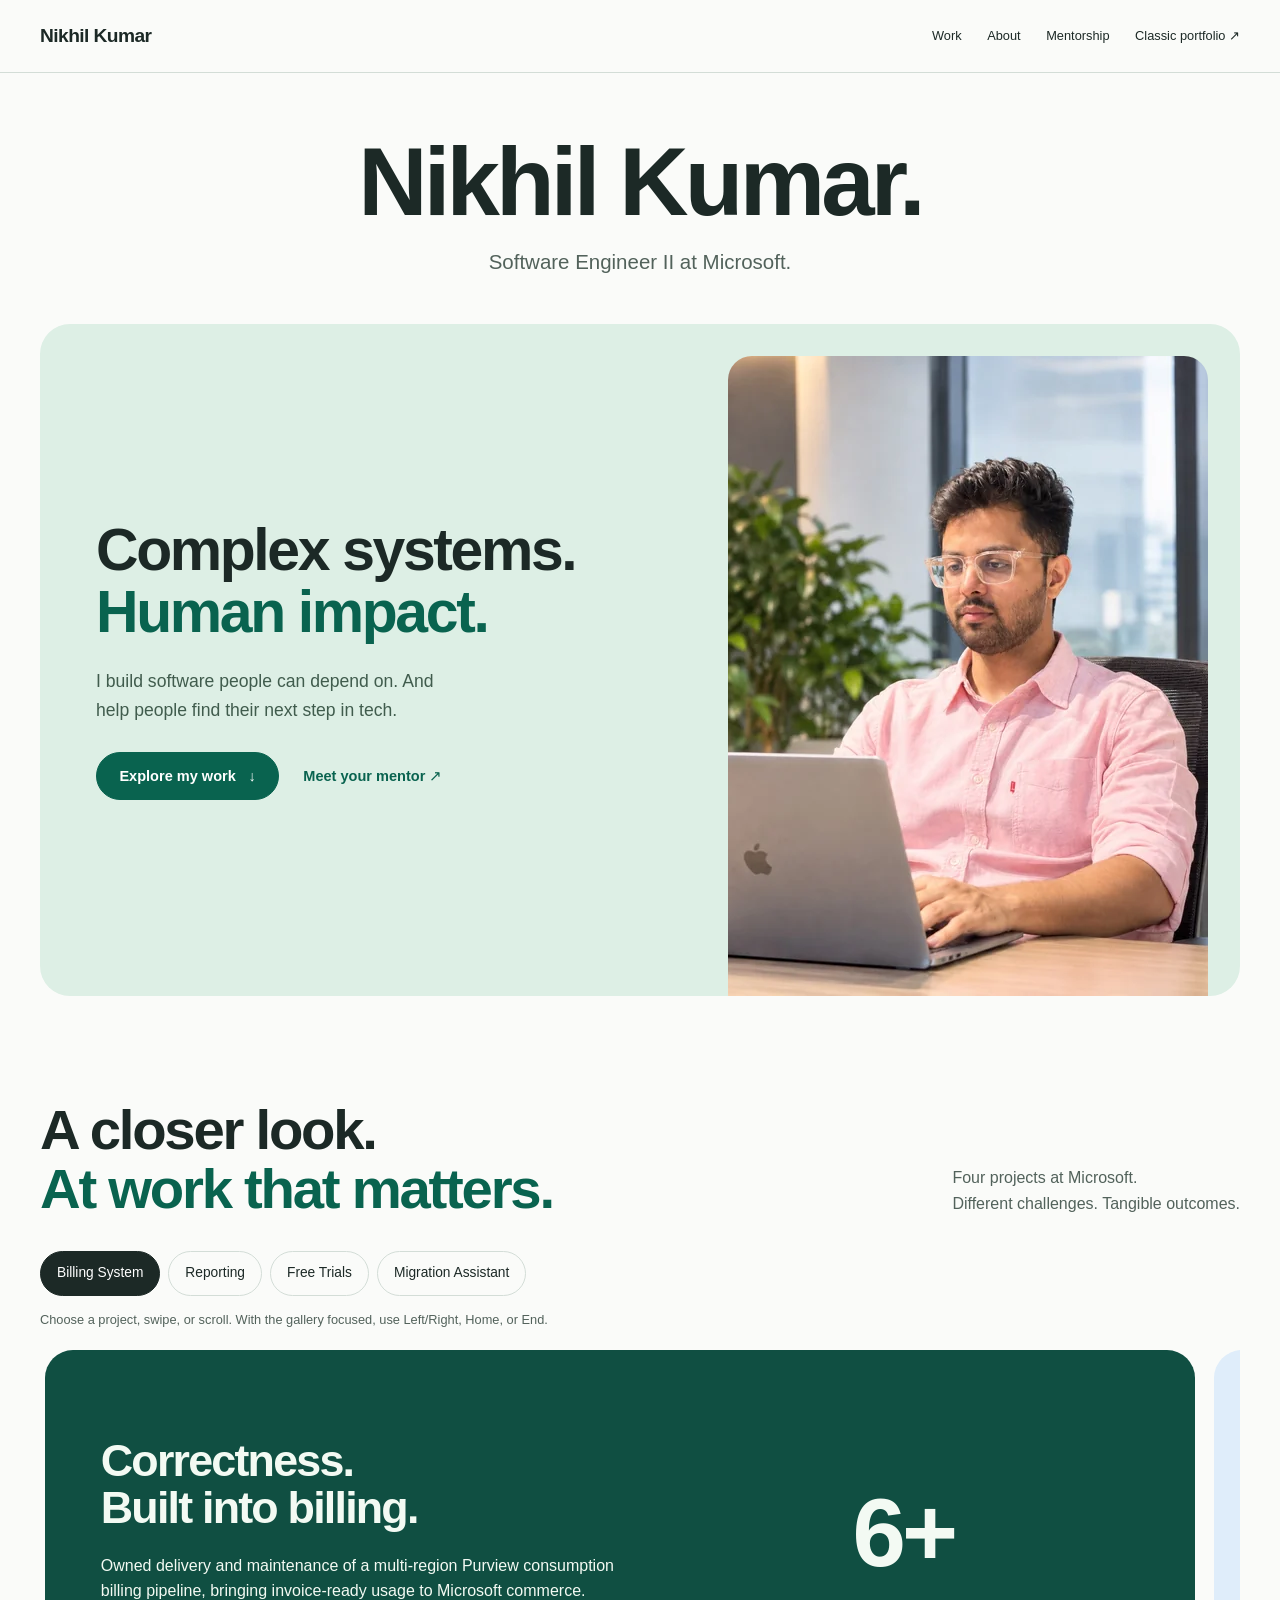
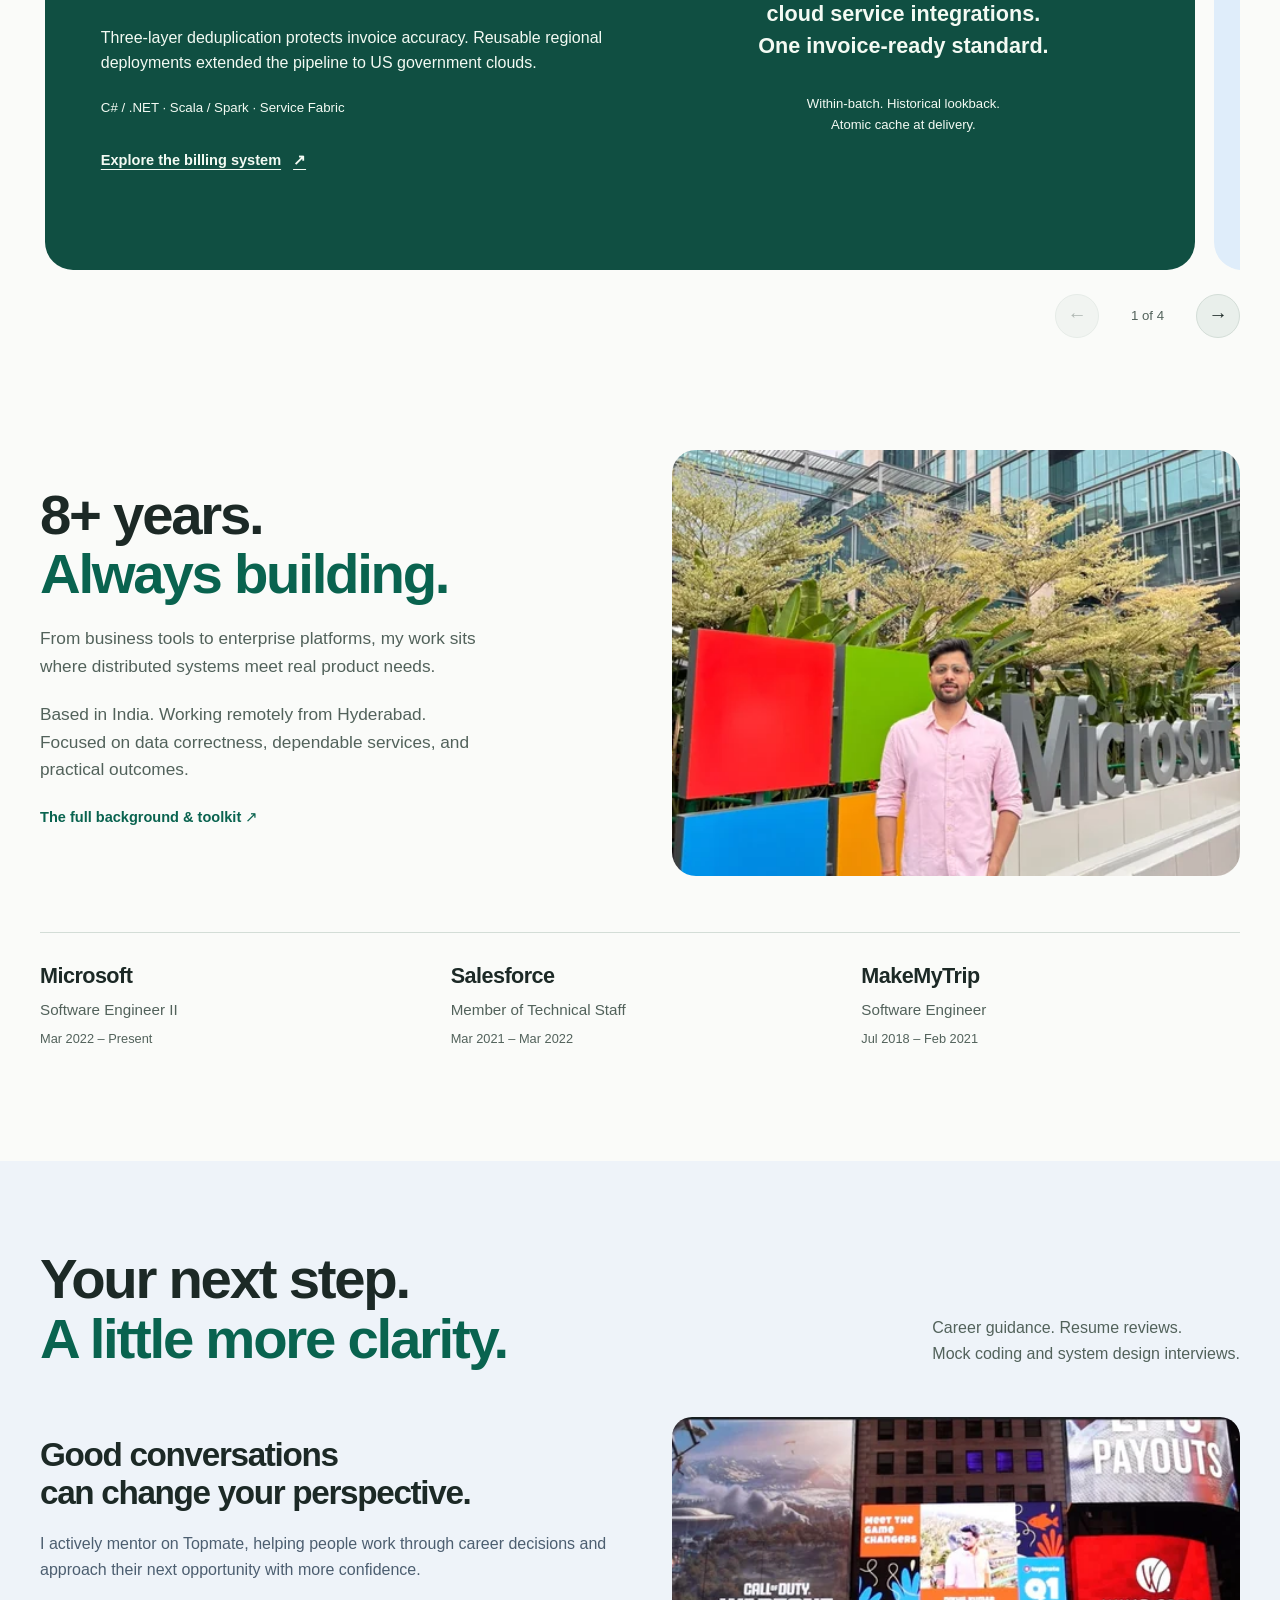
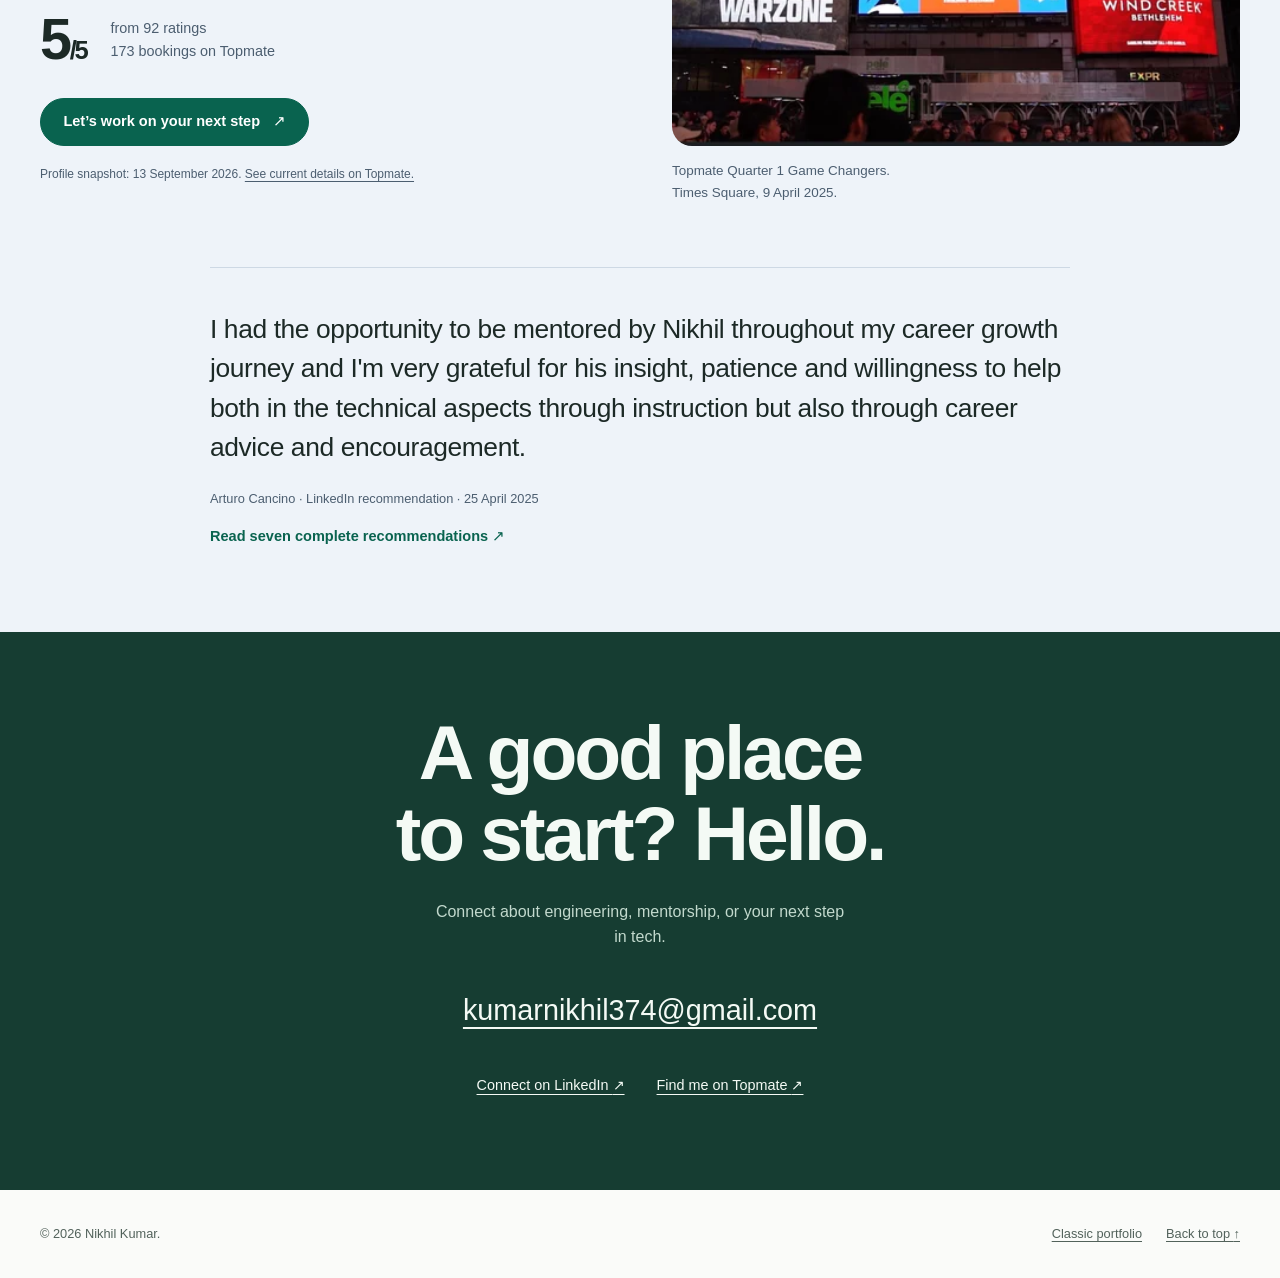
<file: explore.html>
<!doctype html>
<html lang="en">
<head>
  <meta charset="utf-8">
  <meta name="viewport" content="width=device-width, initial-scale=1">
  <meta name="theme-color" content="#fafbf9">
  <title>Nikhil Kumar | Engineering with impact</title>
  <meta name="description" content="A visual look at Nikhil Kumar's engineering work at Microsoft, career across three technology companies, and practical mentorship.">
  <meta name="author" content="Nikhil Kumar">
  <meta name="robots" content="index,follow,max-image-preview:large,max-snippet:-1,max-video-preview:-1">
  <link rel="alternate" type="text/plain" href="llms.txt" title="LLM-readable portfolio summary">
  <link rel="canonical" href="https://cracker-jack.github.io/nikhil-kumar-portfolio/explore.html">
  <meta property="og:type" content="website">
  <meta property="og:site_name" content="Nikhil Kumar">
  <meta property="og:url" content="https://cracker-jack.github.io/nikhil-kumar-portfolio/explore.html">
  <meta property="og:title" content="Nikhil Kumar | Engineering with impact">
  <meta property="og:description" content="Complex systems. Human impact. Explore the engineering work and mentorship of Nikhil Kumar, Software Engineer II at Microsoft.">
  <meta property="og:image" content="https://cracker-jack.github.io/nikhil-kumar-portfolio/assets/social-card.png">
  <meta property="og:image:type" content="image/png">
  <meta property="og:image:width" content="1200">
  <meta property="og:image:height" content="630">
  <meta property="og:image:alt" content="Nikhil Kumar. Reliable by design. Measurable in impact.">
  <meta name="twitter:card" content="summary_large_image">
  <link rel="icon" href="assets/favicon.svg" type="image/svg+xml">
  <link rel="stylesheet" href="assets/visual.css">
  <script src="assets/site.js?v=20260922" defer></script>
  <script type="application/ld+json">
  {
    "@context": "https://schema.org",
    "@graph": [
      {
        "@type": "WebPage",
        "@id": "https://cracker-jack.github.io/nikhil-kumar-portfolio/explore.html#page",
        "url": "https://cracker-jack.github.io/nikhil-kumar-portfolio/explore.html",
        "name": "Nikhil Kumar — Visual portfolio",
        "inLanguage": "en-IN",
        "about": { "@id": "https://cracker-jack.github.io/nikhil-kumar-portfolio/#person" },
        "isPartOf": { "@id": "https://cracker-jack.github.io/nikhil-kumar-portfolio/#website" }
      },
      {
        "@type": "Person",
        "@id": "https://cracker-jack.github.io/nikhil-kumar-portfolio/#person",
        "name": "Nikhil Kumar",
        "url": "https://cracker-jack.github.io/nikhil-kumar-portfolio/",
        "description": "Software Engineer II at Microsoft with 8+ years of experience engineering reliable distributed systems and cloud products.",
        "jobTitle": "Software Engineer II",
        "worksFor": { "@type": "Organization", "name": "Microsoft" },
        "email": "mailto:kumarnikhil374@gmail.com",
        "address": { "@type": "PostalAddress", "addressCountry": "IN" },
        "alumniOf": { "@type": "CollegeOrUniversity", "name": "Netaji Subhas Institute of Technology, University of Delhi" },
        "sameAs": ["https://www.linkedin.com/in/nikhilkr96/", "https://topmate.io/nikhil_kr"],
        "knowsAbout": ["Distributed systems", "Consumption billing", "Data correctness", "Event-driven architecture", "Microservices", "Multi-region systems", "Cloud security"]
      }
    ]
  }
  </script>
</head>
<body>
  <a class="skip-link" href="#main">Skip to content</a>
  <header class="site-header">
    <div class="wrap header-inner">
      <a class="brand" href="index.html">Nikhil Kumar</a>
      <nav class="site-nav" aria-label="Main navigation" data-open="false">
        <button class="nav-toggle" type="button" aria-expanded="false" aria-controls="nav-links"><span class="menu-label">Menu</span><span class="menu-icon" aria-hidden="true"></span></button>
        <ul class="nav-links" id="nav-links">
          <li><a href="#work">Work</a></li>
          <li><a href="#about">About</a></li>
          <li><a href="#mentorship">Mentorship</a></li>
          <li><a href="index.html">Classic portfolio <span aria-hidden="true">&#8599;</span></a></li>
        </ul>
      </nav>
    </div>
  </header>
  <main id="main" tabindex="-1">
    <section class="visual-hero wrap" aria-labelledby="hero-title">
      <h1 id="hero-title">Nikhil Kumar.</h1>
      <p class="hero-role">Software Engineer II at Microsoft.</p>
      <div class="hero-scene">
        <div class="hero-copy">
          <h2>Complex systems.<br><span>Human impact.</span></h2>
          <p>I build software people can depend on. And help people find their next step in tech.</p>
          <div class="actions">
            <a class="button" href="#work">Explore my work <span aria-hidden="true">&#8595;</span></a>
            <a class="text-link" href="#mentorship">Meet your mentor <span aria-hidden="true">&#8599;</span></a>
          </div>
        </div>
        <figure class="hero-portrait">
          <picture>
            <source type="image/webp" srcset="assets/images/nikhil-at-work-480.webp 480w, assets/images/nikhil-at-work-768.webp 768w, assets/images/nikhil-at-work-1080.webp 1080w" sizes="(max-width: 760px) calc(100vw - 72px), (max-width: 1352px) 40vw, 480px">
            <img src="assets/images/nikhil-at-work-768.jpg" width="768" height="1024" alt="Nikhil Kumar working at a laptop" fetchpriority="high">
          </picture>
        </figure>
      </div>
    </section>

    <section class="work-section wrap" id="work" aria-labelledby="work-title" data-carousel aria-roledescription="carousel">
      <div class="section-heading">
        <h2 id="work-title">A closer look.<br><span>At work that matters.</span></h2>
        <p>Four projects at Microsoft.<br>Different challenges. Tangible outcomes.</p>
      </div>
      <nav class="project-picker" aria-label="Choose a project">
        <a href="#billing-preview" data-carousel-link>Billing System</a>
        <a href="#reporting-preview" data-carousel-link>Reporting</a>
        <a href="#trials-preview" data-carousel-link>Free Trials</a>
        <a href="#migration-preview" data-carousel-link>Migration Assistant</a>
      </nav>
      <p class="scroll-hint" id="project-instructions">Choose a project, swipe, or scroll. With the gallery focused, use Left/Right, Home, or End.</p>
      <div class="project-track" id="project-track" data-carousel-track tabindex="0" role="region" aria-label="Scrollable project gallery" aria-describedby="project-instructions">
        <article class="project-slide billing-slide" id="billing-preview" data-carousel-slide aria-label="1 of 4: Consumption Billing System" aria-roledescription="slide">
          <div class="project-copy">
            <h3>Correctness.<br>Built into billing.</h3>
            <p>Owned delivery and maintenance of a multi-region Purview consumption billing pipeline, bringing invoice-ready usage to Microsoft commerce.</p>
            <p>Three-layer deduplication protects invoice accuracy. Reusable regional deployments extended the pipeline to US government clouds.</p>
            <p class="project-tech">C# / .NET &middot; Scala / Spark &middot; Service Fabric</p>
            <a class="project-link" href="projects/billing-system.html">Explore the billing system <span aria-hidden="true">&#8599;</span></a>
          </div>
          <div class="project-visual">
            <p class="big-fact">6+</p>
            <p class="fact-caption">cloud service integrations.<br>One invoice-ready standard.</p>
            <p class="visual-footnote">Within-batch. Historical lookback.<br>Atomic cache at delivery.</p>
          </div>
        </article>
        <article class="project-slide reporting-slide" id="reporting-preview" data-carousel-slide aria-label="2 of 4: Consumption Reporting" aria-roledescription="slide">
          <div class="project-copy">
            <h3>Consumption.<br>Made clear.</h3>
            <p>The platform links deterministic reporting and billing aggregates to raw usage, supporting traceability, auditability, and Kusto-backed reporting APIs.</p>
            <p>My contribution: delivering the underlying billing pipeline and presenting its transparency and auditability to senior leadership at Microsoft&rsquo;s annual engineering summit in Redmond.</p>
            <a class="project-link" href="projects/reporting.html">Explore consumption reporting <span aria-hidden="true">&#8599;</span></a>
          </div>
          <div class="project-visual">
            <p class="visual-words">Usage.<br>Context.<br>Clarity.</p>
            <p class="visual-footnote">Understand consumption.<br>Investigate charges.</p>
          </div>
        </article>
        <article class="project-slide trials-slide" id="trials-preview" data-carousel-slide aria-label="3 of 4: Free Trials and Adoption" aria-roledescription="slide">
          <div class="project-copy">
            <h3>From trying it.<br>To using it.</h3>
            <p>Launched free trials across 16 offerings: eight AI and eight security and governance products. In-product discovery reached 3,981 of 5,000 targeted tenants.</p>
            <p>Conversion telemetry surfaced drop-offs in weeks two to five, informing retention efforts. This measures product consumption, not paid conversion.</p>
            <a class="project-link" href="projects/free-trials.html">Explore free trials <span aria-hidden="true">&#8599;</span></a>
          </div>
          <div class="project-visual">
            <p class="trial-growth"><span>77</span><span aria-hidden="true">&#8594;</span><span class="sr-only">to</span><strong>234</strong></p>
            <p class="fact-caption">active consuming tenants.<br>Three times the starting point.<br>In six weeks.</p>
          </div>
        </article>
        <article class="project-slide migration-slide" id="migration-preview" data-carousel-slide aria-label="4 of 4: DLP Migration Assistant" aria-roledescription="slide">
          <div class="project-copy">
            <h3>A more practical<br>way to migrate.</h3>
            <p>Co-owned the backend of a publicly shipped desktop tool for moving Symantec and Forcepoint DLP policies to Microsoft Purview.</p>
            <p>Built the mapping engine that turns XML exports and SQL backups into Microsoft policies and scripts, replacing weeks of manual effort with guided automation.</p>
            <p class="project-tech">C# / .NET &middot; WPF &middot; PowerShell</p>
            <a class="project-link" href="projects/migration-assistant.html">Explore the migration assistant <span aria-hidden="true">&#8599;</span></a>
          </div>
          <div class="project-visual">
            <p class="big-fact">40+</p>
            <p class="fact-caption">enterprise customers.<br>Each with 1,000+ policies.</p>
            <a class="visual-footnote" href="https://github.com/OfficeDev/DLPmigrationassistant">Public project on GitHub <span aria-hidden="true">&#8599;</span></a>
          </div>
        </article>
      </div>
      <div class="gallery-controls" data-carousel-controls hidden>
        <button class="gallery-button" type="button" data-carousel-previous aria-label="Previous project" aria-controls="project-track" disabled><span aria-hidden="true">&#8592;</span></button>
        <span class="gallery-status" data-carousel-status role="status" aria-live="polite" aria-atomic="true">1 of 4</span>
        <button class="gallery-button" type="button" data-carousel-next aria-label="Next project" aria-controls="project-track"><span aria-hidden="true">&#8594;</span></button>
      </div>
    </section>

    <section class="about-section wrap" id="about" aria-labelledby="about-title">
      <div class="about-story">
        <h2 id="about-title">8+ years.<br><span>Always building.</span></h2>
        <p>From business tools to enterprise platforms, my work sits where distributed systems meet real product needs.</p>
        <p>Based in India. Working remotely from Hyderabad. Focused on data correctness, dependable services, and practical outcomes.</p>
        <a class="text-link" href="index.html#about">The full background &amp; toolkit <span aria-hidden="true">&#8599;</span></a>
      </div>
      <figure class="about-portrait">
        <picture>
          <source type="image/webp" srcset="assets/images/nikhil-at-microsoft-480.webp 480w, assets/images/nikhil-at-microsoft-768.webp 768w, assets/images/nikhil-at-microsoft-960.webp 960w" sizes="(max-width: 760px) calc(100vw - 40px), (max-width: 1352px) 45vw, 576px">
          <img src="assets/images/nikhil-at-microsoft-768.jpg" width="768" height="576" alt="Nikhil Kumar standing beside a Microsoft sign" loading="lazy" decoding="async">
        </picture>
      </figure>
      <ol class="career-list" aria-label="Career experience">
        <li><h3>Microsoft</h3><p>Software Engineer II</p><span><time datetime="2022-03">Mar 2022</time> &ndash; Present</span></li>
        <li><h3>Salesforce</h3><p>Member of Technical Staff</p><span><time datetime="2021-03">Mar 2021</time> &ndash; <time datetime="2022-03">Mar 2022</time></span></li>
        <li><h3>MakeMyTrip</h3><p>Software Engineer</p><span><time datetime="2018-07">Jul 2018</time> &ndash; <time datetime="2021-02">Feb 2021</time></span></li>
      </ol>
    </section>

    <section class="mentorship-section" id="mentorship" aria-labelledby="mentorship-title">
      <div class="wrap">
        <div class="section-heading">
          <h2 id="mentorship-title">Your next step.<br><span>A little more clarity.</span></h2>
          <p>Career guidance. Resume reviews.<br>Mock coding and system design interviews.</p>
        </div>
        <div class="mentorship-scene">
          <div class="mentorship-copy">
            <h3>Good conversations<br>can change your perspective.</h3>
            <p>I actively mentor on Topmate, helping people work through career decisions and approach their next opportunity with more confidence.</p>
            <p class="rating"><strong>5<span>/5</span></strong><span>from 92 ratings<br>173 bookings on Topmate</span></p>
            <a class="button" href="https://topmate.io/nikhil_kr/12607">Let&rsquo;s work on your next step <span aria-hidden="true">&#8599;</span></a>
            <p class="source-note">Profile snapshot: <time datetime="2026-09-13">13 September 2026</time>. <a href="https://topmate.io/nikhil_kr">See current details on Topmate.</a></p>
          </div>
          <figure class="times-square">
            <a href="https://www.linkedin.com/feed/update/urn:li:activity:7316494661861183488/">
              <picture>
                <source type="image/webp" srcset="assets/images/nikhil-times-square-480.webp 480w, assets/images/nikhil-times-square-768.webp 768w, assets/images/nikhil-times-square-1092.webp 1092w" sizes="(max-width: 760px) calc(100vw - 40px), (max-width: 1352px) 45vw, 576px">
                <img src="assets/images/nikhil-times-square-768.jpg" width="768" height="445" alt="Read the story of Nikhil Kumar's Times Square feature on LinkedIn" loading="lazy" decoding="async">
              </picture>
            </a>
            <figcaption>Topmate Quarter 1 Game Changers.<br>Times Square, <time datetime="2025-04-09">9 April 2025</time>.</figcaption>
          </figure>
        </div>
        <figure class="mentor-quote">
          <blockquote cite="https://www.linkedin.com/in/nikhilkr96/details/recommendations/?detailScreenTabIndex=0"><p>I had the opportunity to be mentored by Nikhil throughout my career growth journey and I'm very grateful for his insight, patience and willingness to help both in the technical aspects through instruction but also through career advice and encouragement.</p></blockquote>
          <figcaption>Arturo Cancino &middot; LinkedIn recommendation &middot; <time datetime="2025-04-25">25 April 2025</time></figcaption>
          <a class="text-link" href="index.html#recommendations">Read seven complete recommendations <span aria-hidden="true">&#8599;</span></a>
        </figure>
      </div>
    </section>

    <section class="contact-section" id="contact" aria-labelledby="contact-title">
      <div class="wrap">
        <h2 id="contact-title">A good place<br>to start? Hello.</h2>
        <p>Connect about engineering, mentorship, or your next step in tech.</p>
        <a class="contact-email" href="mailto:kumarnikhil374@gmail.com">kumarnikhil374@gmail.com</a>
        <div class="contact-links"><a href="https://www.linkedin.com/in/nikhilkr96/">Connect on LinkedIn <span aria-hidden="true">&#8599;</span></a><a href="https://topmate.io/nikhil_kr">Find me on Topmate <span aria-hidden="true">&#8599;</span></a></div>
      </div>
    </section>
  </main>
  <footer class="site-footer">
    <div class="wrap footer-inner"><p>&copy; 2026 Nikhil Kumar.</p><div><a href="index.html">Classic portfolio</a><a href="#main">Back to top <span aria-hidden="true">&#8593;</span></a></div></div>
  </footer>
</body>
</html>
</file>
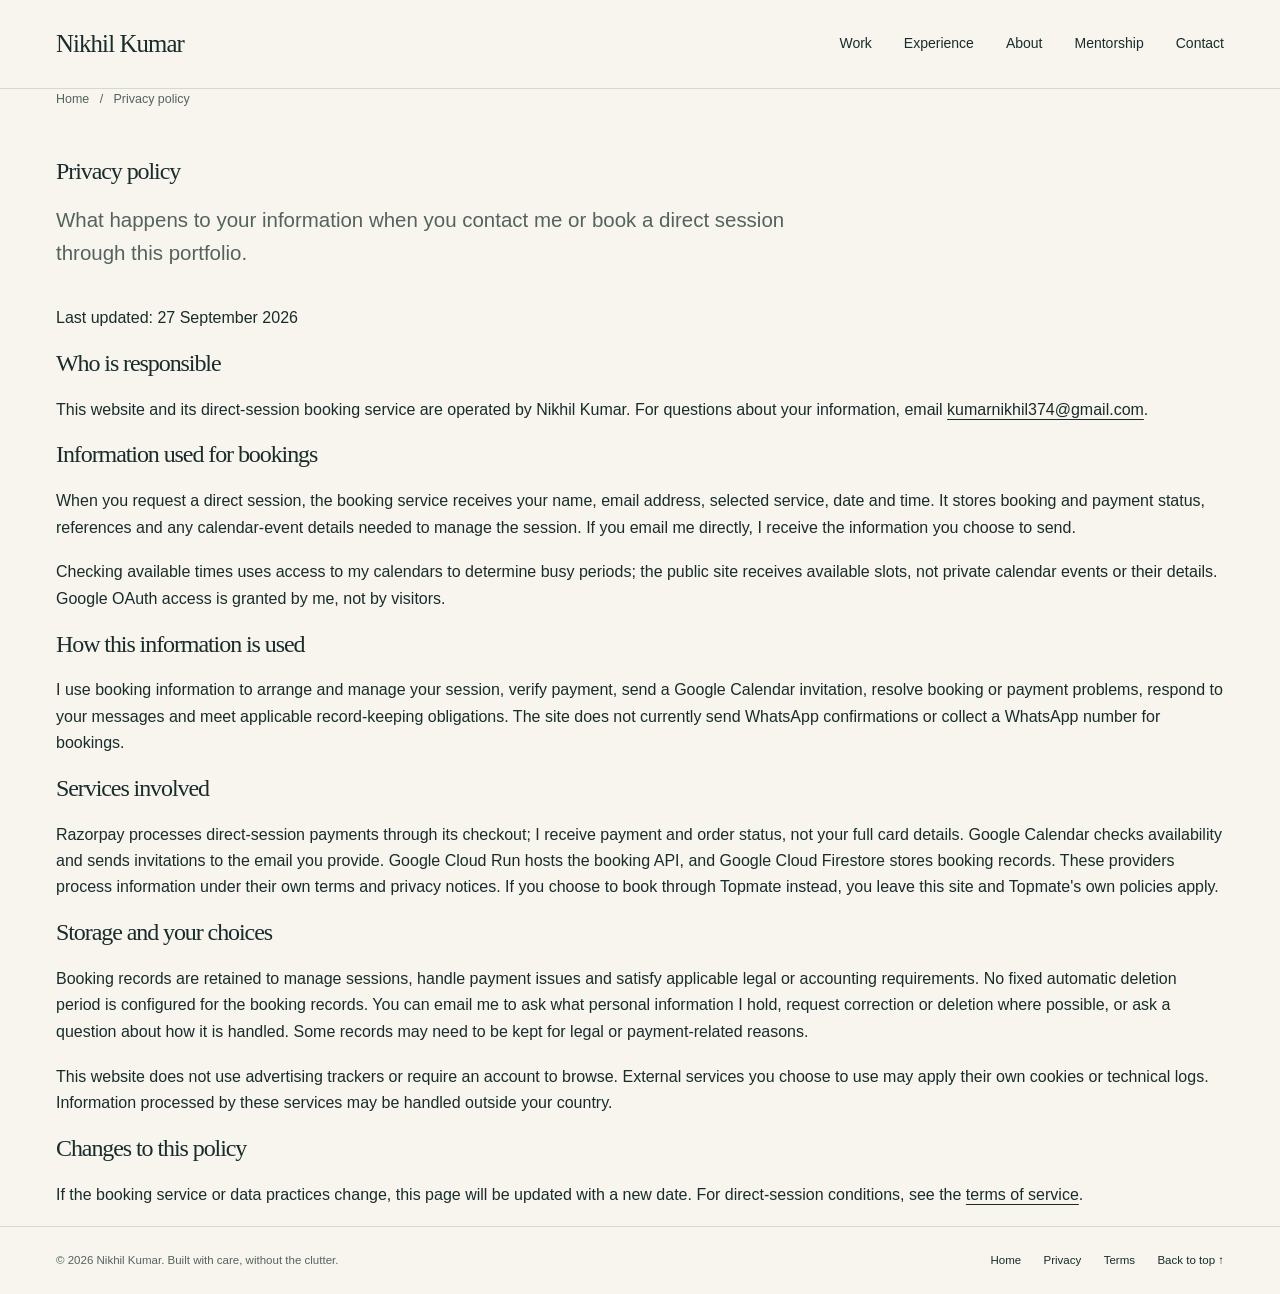
<file: privacy.html>
<!doctype html>
<html lang="en">
<head>
  <meta charset="utf-8">
  <meta name="viewport" content="width=device-width, initial-scale=1">
  <meta name="theme-color" content="#f7f5ee">
  <title>Privacy Policy | Nikhil Kumar</title>
  <meta name="description" content="How Nikhil Kumar's portfolio and direct-session booking service handle contact, payment, and calendar information.">
  <link rel="canonical" href="https://cracker-jack.github.io/nikhil-kumar-portfolio/privacy.html">
  <meta property="og:type" content="website">
  <meta property="og:site_name" content="Nikhil Kumar">
  <meta property="og:title" content="Privacy Policy | Nikhil Kumar">
  <meta property="og:description" content="How information is used when you visit the portfolio or request a direct session.">
  <meta property="og:url" content="https://cracker-jack.github.io/nikhil-kumar-portfolio/privacy.html">
  <link rel="icon" href="assets/favicon.svg" type="image/svg+xml">
  <link rel="stylesheet" href="assets/styles.css">
  <script src="assets/site.js?v=20260922" defer></script>
</head>
<body>
  <a class="skip-link" href="#main">Skip to content</a>
  <header class="site-header">
    <div class="container header-inner">
      <a class="brand" href="index.html" aria-label="Nikhil Kumar home">Nikhil Kumar</a>
      <nav class="site-nav" aria-label="Main navigation" data-open="false">
        <button class="nav-toggle" type="button" aria-expanded="false" aria-controls="nav-links"><span class="menu-label">Menu</span><span class="menu-icon" aria-hidden="true"></span></button>
        <ul class="nav-links" id="nav-links">
          <li><a href="index.html#work">Work</a></li>
          <li><a href="index.html#experience">Experience</a></li>
          <li><a href="index.html#about">About</a></li>
          <li><a href="index.html#mentorship">Mentorship</a></li>
          <li><a href="index.html#contact">Contact</a></li>
        </ul>
      </nav>
    </div>
  </header>
  <main id="main" tabindex="-1">
    <article class="container legal-page">
      <nav class="breadcrumb" aria-label="Breadcrumb"><a href="index.html">Home</a><span aria-hidden="true">/</span><span aria-current="page">Privacy policy</span></nav>
      <header class="legal-heading">
        <h1>Privacy policy</h1>
        <p class="case-deck">What happens to your information when you contact me or book a direct session through this portfolio.</p>
        <p class="legal-date">Last updated: 27 September 2026</p>
      </header>
      <div class="legal-body">
        <section id="who"><h2>Who is responsible</h2>
          <p>This website and its direct-session booking service are operated by Nikhil Kumar. For questions about your information, email <a href="mailto:kumarnikhil374@gmail.com?subject=Privacy%20enquiry">kumarnikhil374@gmail.com</a>.</p>
        </section>
        <section id="information"><h2>Information used for bookings</h2>
          <p>When you request a direct session, the booking service receives your name, email address, selected service, date and time. It stores booking and payment status, references and any calendar-event details needed to manage the session. If you email me directly, I receive the information you choose to send.</p>
          <p>Checking available times uses access to my calendars to determine busy periods; the public site receives available slots, not private calendar events or their details. Google OAuth access is granted by me, not by visitors.</p>
        </section>
        <section id="use"><h2>How this information is used</h2>
          <p>I use booking information to arrange and manage your session, verify payment, send a Google Calendar invitation, resolve booking or payment problems, respond to your messages and meet applicable record-keeping obligations. The site does not currently send WhatsApp confirmations or collect a WhatsApp number for bookings.</p>
        </section>
        <section id="services"><h2>Services involved</h2>
          <p>Razorpay processes direct-session payments through its checkout; I receive payment and order status, not your full card details. Google Calendar checks availability and sends invitations to the email you provide. Google Cloud Run hosts the booking API, and Google Cloud Firestore stores booking records. These providers process information under their own terms and privacy notices. If you choose to book through Topmate instead, you leave this site and Topmate's own policies apply.</p>
        </section>
        <section id="retention"><h2>Storage and your choices</h2>
          <p>Booking records are retained to manage sessions, handle payment issues and satisfy applicable legal or accounting requirements. No fixed automatic deletion period is configured for the booking records. You can email me to ask what personal information I hold, request correction or deletion where possible, or ask a question about how it is handled. Some records may need to be kept for legal or payment-related reasons.</p>
          <p>This website does not use advertising trackers or require an account to browse. External services you choose to use may apply their own cookies or technical logs. Information processed by these services may be handled outside your country.</p>
        </section>
        <section id="changes"><h2>Changes to this policy</h2>
          <p>If the booking service or data practices change, this page will be updated with a new date. For direct-session conditions, see the <a href="terms.html">terms of service</a>.</p>
        </section>
      </div>
    </article>
  </main>
  <footer class="site-footer"><div class="container footer-inner"><p>&copy; 2026 Nikhil Kumar. Built with care, without the clutter.</p><div class="footer-links"><a href="index.html">Home</a><a href="privacy.html" aria-current="page">Privacy</a><a href="terms.html">Terms</a><a href="#main">Back to top <span aria-hidden="true">&#8593;</span></a></div></div></footer>
</body>
</html>
</file>
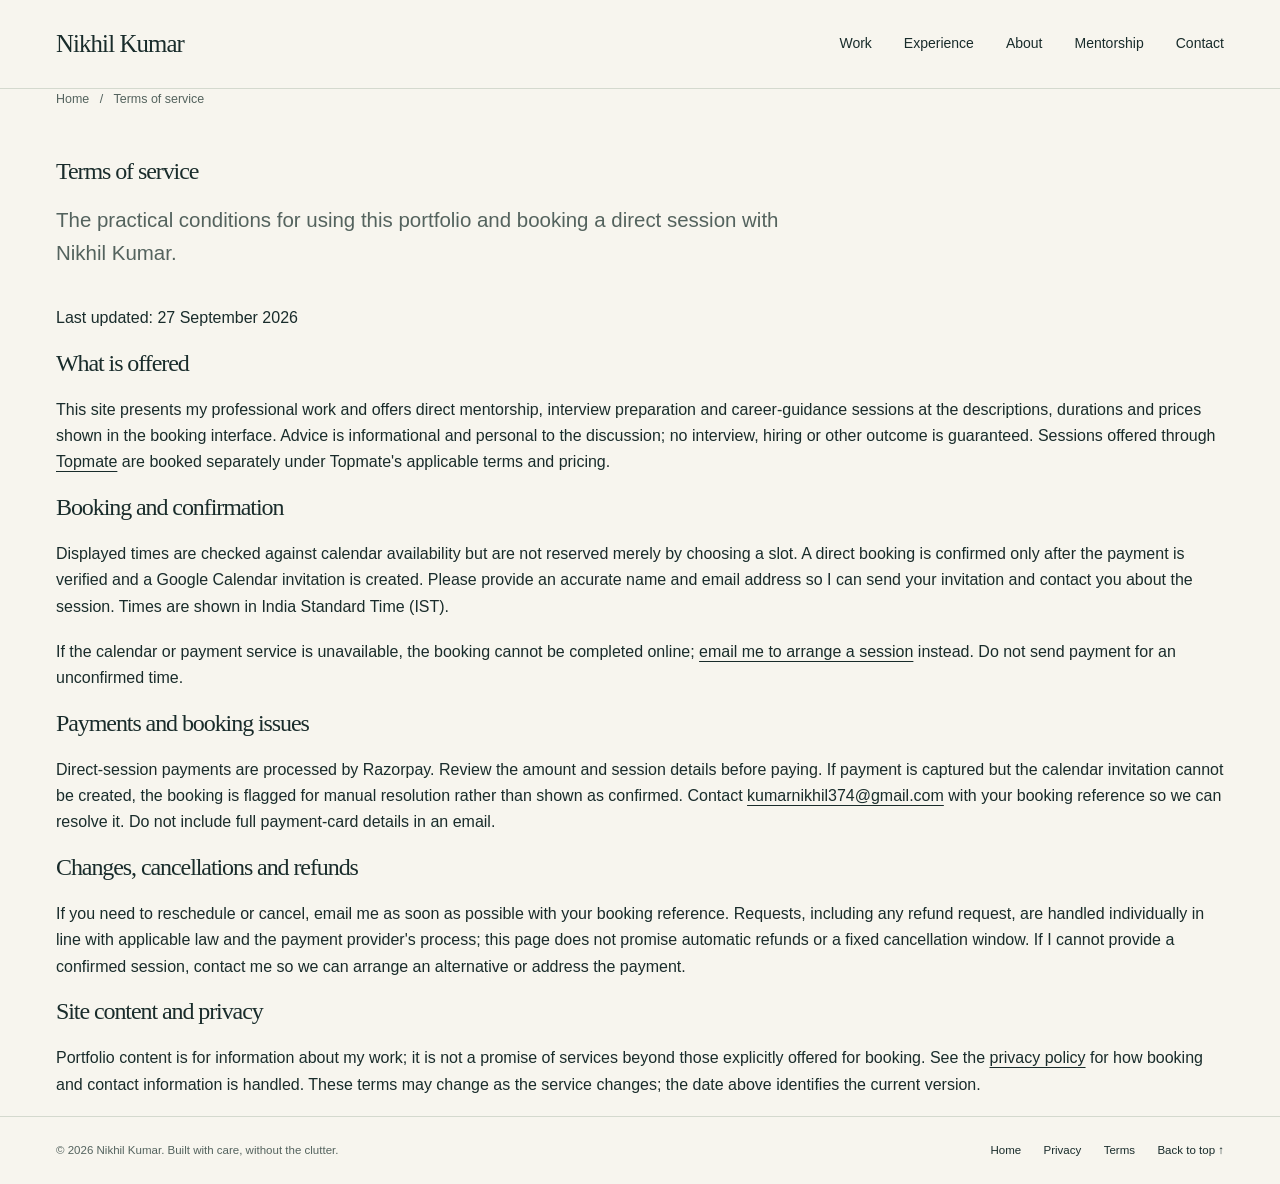
<file: terms.html>
<!doctype html>
<html lang="en">
<head>
  <meta charset="utf-8">
  <meta name="viewport" content="width=device-width, initial-scale=1">
  <meta name="theme-color" content="#f7f5ee">
  <title>Terms of Service | Nikhil Kumar</title>
  <meta name="description" content="Terms for using Nikhil Kumar's portfolio and requesting a direct mentorship or career-guidance session.">
  <link rel="canonical" href="https://cracker-jack.github.io/nikhil-kumar-portfolio/terms.html">
  <meta property="og:type" content="website">
  <meta property="og:site_name" content="Nikhil Kumar">
  <meta property="og:title" content="Terms of Service | Nikhil Kumar">
  <meta property="og:description" content="Direct-session booking, payment, and scheduling information.">
  <meta property="og:url" content="https://cracker-jack.github.io/nikhil-kumar-portfolio/terms.html">
  <link rel="icon" href="assets/favicon.svg" type="image/svg+xml">
  <link rel="stylesheet" href="assets/styles.css">
  <script src="assets/site.js?v=20260922" defer></script>
</head>
<body>
  <a class="skip-link" href="#main">Skip to content</a>
  <header class="site-header">
    <div class="container header-inner">
      <a class="brand" href="index.html" aria-label="Nikhil Kumar home">Nikhil Kumar</a>
      <nav class="site-nav" aria-label="Main navigation" data-open="false">
        <button class="nav-toggle" type="button" aria-expanded="false" aria-controls="nav-links"><span class="menu-label">Menu</span><span class="menu-icon" aria-hidden="true"></span></button>
        <ul class="nav-links" id="nav-links">
          <li><a href="index.html#work">Work</a></li>
          <li><a href="index.html#experience">Experience</a></li>
          <li><a href="index.html#about">About</a></li>
          <li><a href="index.html#mentorship">Mentorship</a></li>
          <li><a href="index.html#contact">Contact</a></li>
        </ul>
      </nav>
    </div>
  </header>
  <main id="main" tabindex="-1">
    <article class="container legal-page">
      <nav class="breadcrumb" aria-label="Breadcrumb"><a href="index.html">Home</a><span aria-hidden="true">/</span><span aria-current="page">Terms of service</span></nav>
      <header class="legal-heading">
        <h1>Terms of service</h1>
        <p class="case-deck">The practical conditions for using this portfolio and booking a direct session with Nikhil Kumar.</p>
        <p class="legal-date">Last updated: 27 September 2026</p>
      </header>
      <div class="legal-body">
        <section id="services"><h2>What is offered</h2>
          <p>This site presents my professional work and offers direct mentorship, interview preparation and career-guidance sessions at the descriptions, durations and prices shown in the booking interface. Advice is informational and personal to the discussion; no interview, hiring or other outcome is guaranteed. Sessions offered through <a href="https://topmate.io/nikhil_kr">Topmate</a> are booked separately under Topmate's applicable terms and pricing.</p>
        </section>
        <section id="booking"><h2>Booking and confirmation</h2>
          <p>Displayed times are checked against calendar availability but are not reserved merely by choosing a slot. A direct booking is confirmed only after the payment is verified and a Google Calendar invitation is created. Please provide an accurate name and email address so I can send your invitation and contact you about the session. Times are shown in India Standard Time (IST).</p>
          <p>If the calendar or payment service is unavailable, the booking cannot be completed online; <a href="mailto:kumarnikhil374@gmail.com?subject=Direct%20session%20enquiry">email me to arrange a session</a> instead. Do not send payment for an unconfirmed time.</p>
        </section>
        <section id="payment"><h2>Payments and booking issues</h2>
          <p>Direct-session payments are processed by Razorpay. Review the amount and session details before paying. If payment is captured but the calendar invitation cannot be created, the booking is flagged for manual resolution rather than shown as confirmed. Contact <a href="mailto:kumarnikhil374@gmail.com?subject=Direct%20booking%20support">kumarnikhil374@gmail.com</a> with your booking reference so we can resolve it. Do not include full payment-card details in an email.</p>
        </section>
        <section id="changes"><h2>Changes, cancellations and refunds</h2>
          <p>If you need to reschedule or cancel, email me as soon as possible with your booking reference. Requests, including any refund request, are handled individually in line with applicable law and the payment provider's process; this page does not promise automatic refunds or a fixed cancellation window. If I cannot provide a confirmed session, contact me so we can arrange an alternative or address the payment.</p>
        </section>
        <section id="site"><h2>Site content and privacy</h2>
          <p>Portfolio content is for information about my work; it is not a promise of services beyond those explicitly offered for booking. See the <a href="privacy.html">privacy policy</a> for how booking and contact information is handled. These terms may change as the service changes; the date above identifies the current version.</p>
        </section>
      </div>
    </article>
  </main>
  <footer class="site-footer"><div class="container footer-inner"><p>&copy; 2026 Nikhil Kumar. Built with care, without the clutter.</p><div class="footer-links"><a href="index.html">Home</a><a href="privacy.html">Privacy</a><a href="terms.html" aria-current="page">Terms</a><a href="#main">Back to top <span aria-hidden="true">&#8593;</span></a></div></div></footer>
</body>
</html>
</file>
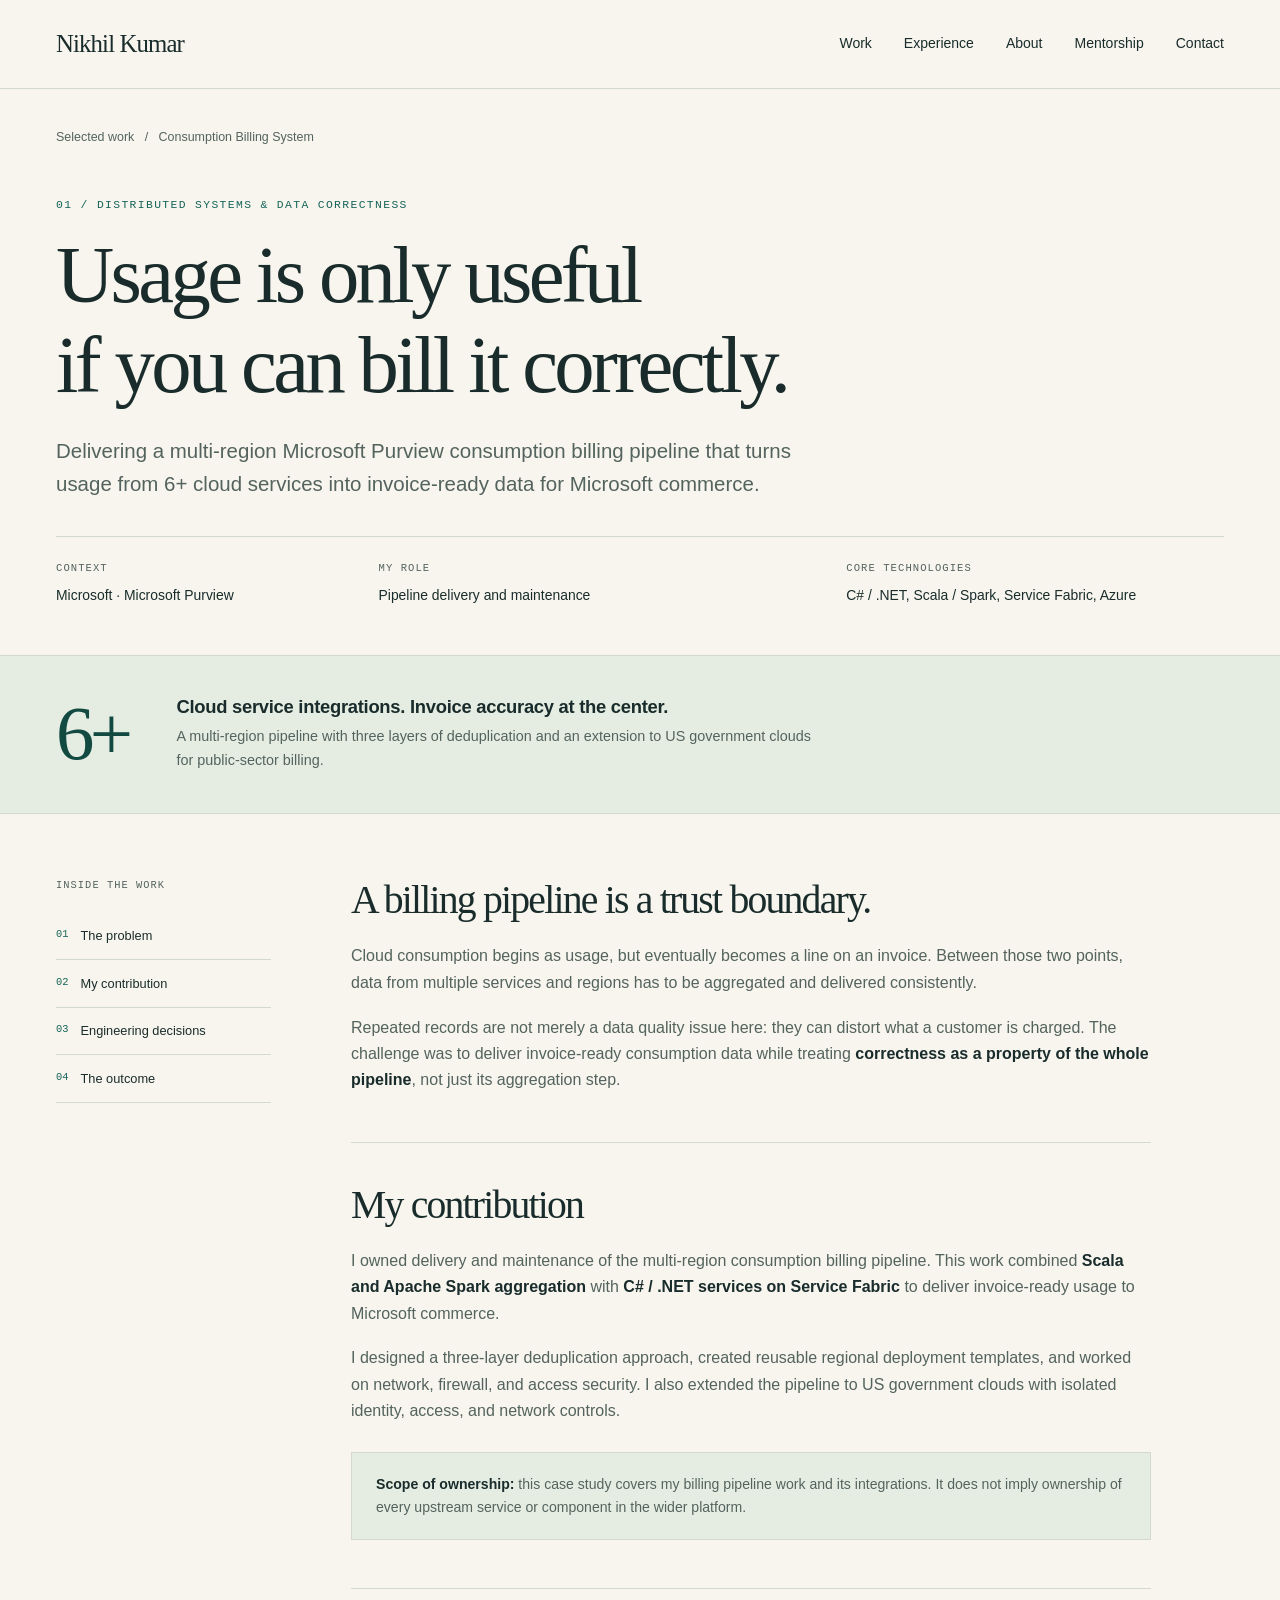
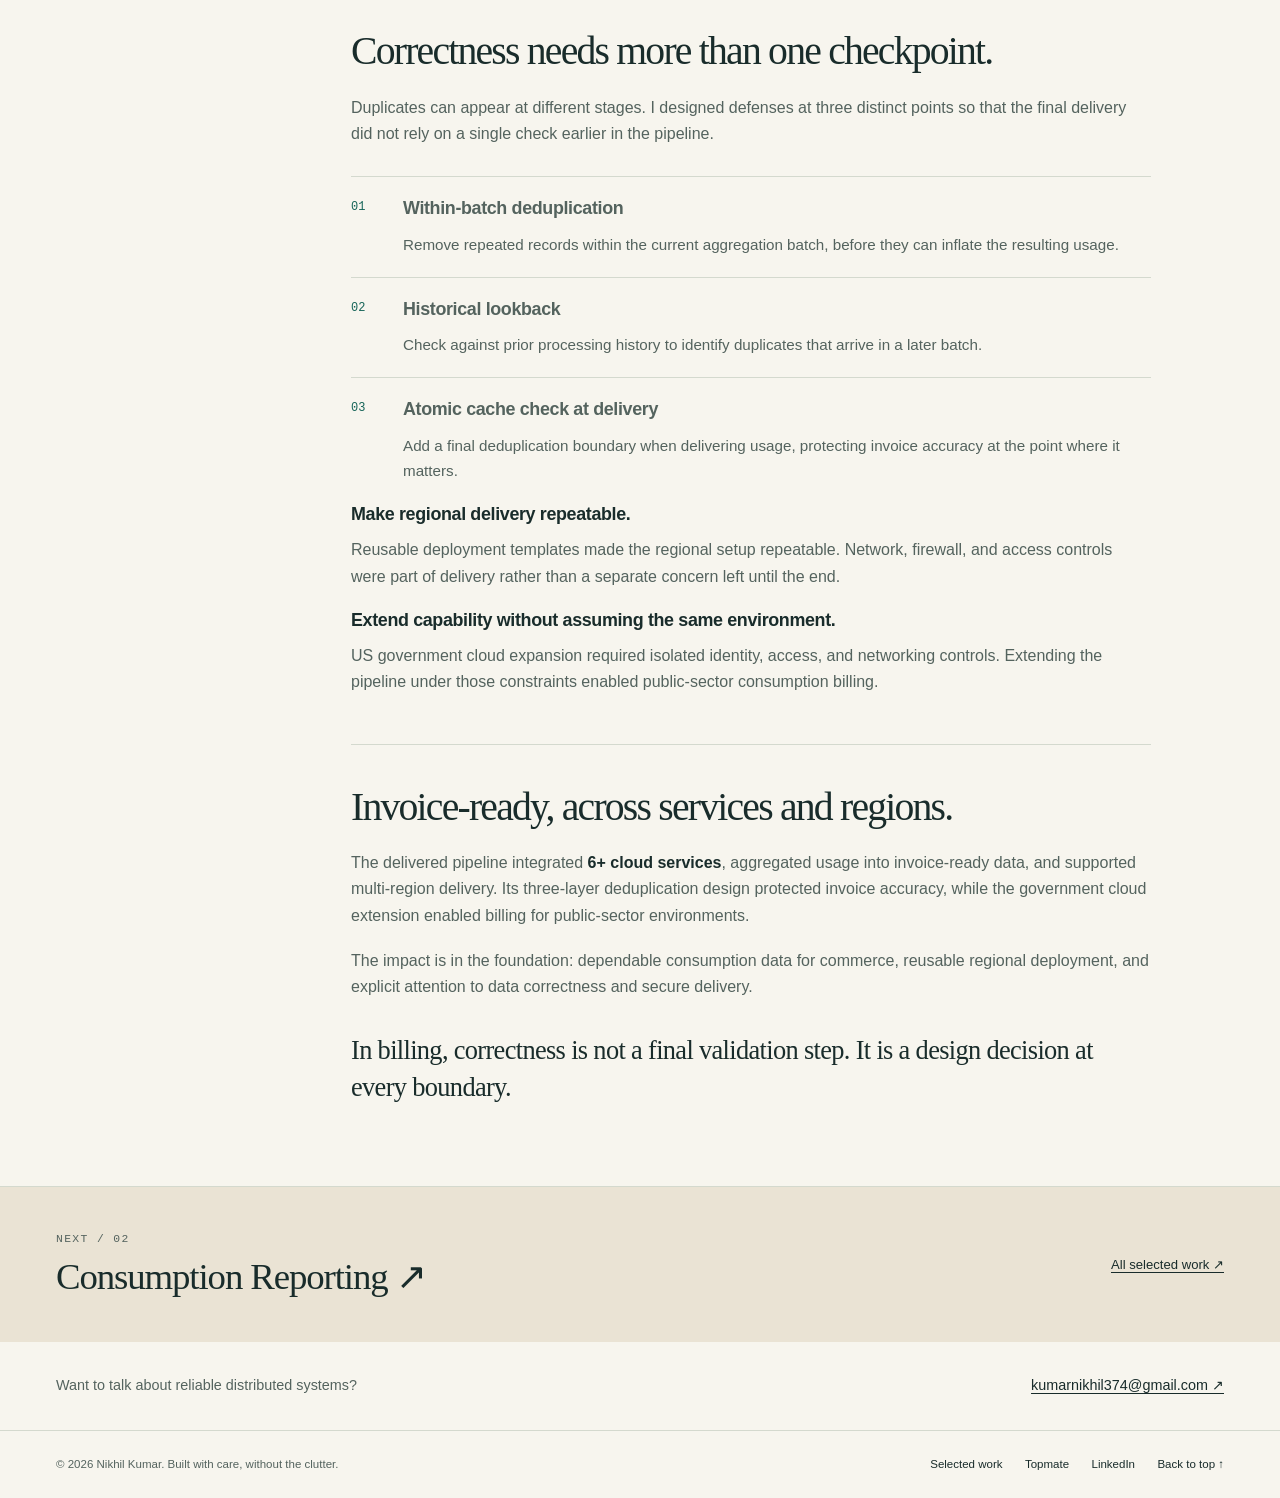
<file: projects/billing-system.html>
<!doctype html>
<html lang="en">
<head>
  <meta charset="utf-8">
  <meta name="viewport" content="width=device-width, initial-scale=1">
  <meta name="theme-color" content="#f7f5ee">
  <title>Consumption Billing System | Nikhil Kumar</title>
  <link rel="canonical" href="https://cracker-jack.github.io/nikhil-kumar-portfolio/projects/billing-system.html">
  <meta name="description" content="Delivering a multi-region Microsoft Purview consumption billing pipeline: 6+ cloud service integrations, three-layer deduplication, and US government cloud expansion.">
  <meta name="author" content="Nikhil Kumar">
  <meta name="robots" content="index,follow,max-image-preview:large,max-snippet:-1,max-video-preview:-1">
  <meta property="og:type" content="article">
  <meta property="og:site_name" content="Nikhil Kumar">
  <meta property="og:url" content="https://cracker-jack.github.io/nikhil-kumar-portfolio/projects/billing-system.html">
  <meta property="og:title" content="Consumption Billing System | Nikhil Kumar">
  <meta property="og:description" content="From multi-service usage to invoice-ready data. A case study in billing correctness, regional delivery, and government cloud expansion.">
  <meta property="og:image" content="https://cracker-jack.github.io/nikhil-kumar-portfolio/assets/social-card.png">
  <meta property="og:image:type" content="image/png">
  <meta property="og:image:width" content="1200">
  <meta property="og:image:height" content="630">
  <meta property="og:image:alt" content="Nikhil Kumar. Reliable by design. Measurable in impact.">
  <meta name="twitter:card" content="summary_large_image">
  <link rel="icon" href="../assets/favicon.svg" type="image/svg+xml">
  <link rel="stylesheet" href="../assets/styles.css">
  <script src="../assets/site.js?v=20260922" defer></script>
  <script type="application/ld+json">
  {"@context":"https://schema.org","@graph":[{"@type":"Person","@id":"https://cracker-jack.github.io/nikhil-kumar-portfolio/#person","name":"Nikhil Kumar","url":"https://cracker-jack.github.io/nikhil-kumar-portfolio/","jobTitle":"Software Engineer II","worksFor":{"@type":"Organization","name":"Microsoft"},"sameAs":["https://www.linkedin.com/in/nikhilkr96/","https://topmate.io/nikhil_kr"]},{"@type":"Article","headline":"Consumption Billing System","description":"Delivering a multi-region Microsoft Purview consumption billing pipeline with 6+ cloud service integrations and three-layer deduplication.","url":"https://cracker-jack.github.io/nikhil-kumar-portfolio/projects/billing-system.html","author":{"@id":"https://cracker-jack.github.io/nikhil-kumar-portfolio/#person"},"about":["Distributed systems","Consumption billing","Data correctness","Multi-region systems"]}]}
  </script>
</head>
<body>
  <a class="skip-link" href="#main">Skip to content</a>
  <header class="site-header">
    <div class="container header-inner">
      <a class="brand" href="../index.html" aria-label="Nikhil Kumar home">Nikhil Kumar</a>
      <nav class="site-nav" aria-label="Main navigation" data-open="false">
        <button class="nav-toggle" type="button" aria-expanded="false" aria-controls="nav-links"><span class="menu-label">Menu</span><span class="menu-icon" aria-hidden="true"></span></button>
        <ul class="nav-links" id="nav-links">
          <li><a href="../index.html#work">Work</a></li><li><a href="../index.html#experience">Experience</a></li><li><a href="../index.html#about">About</a></li><li><a href="../index.html#mentorship">Mentorship</a></li><li><a href="../index.html#contact">Contact</a></li>
        </ul>
      </nav>
    </div>
  </header>
  <main id="main" tabindex="-1">
    <article>
      <header class="case-hero container">
        <nav class="breadcrumb" aria-label="Breadcrumb"><a href="../index.html#work">Selected work</a><span aria-hidden="true">/</span><span aria-current="page">Consumption Billing System</span></nav>
        <p class="eyebrow">01 / Distributed systems &amp; data correctness</p>
        <h1>Usage is only useful<br>if you can bill it correctly.</h1>
        <p class="case-deck">Delivering a multi-region Microsoft Purview consumption billing pipeline that turns usage from 6+ cloud services into invoice-ready data for Microsoft commerce.</p>
        <dl class="case-facts">
          <div><dt>Context</dt><dd>Microsoft &middot; Microsoft Purview</dd></div>
          <div><dt>My role</dt><dd>Pipeline delivery and maintenance</dd></div>
          <div><dt>Core technologies</dt><dd>C# / .NET, Scala / Spark, Service Fabric, Azure</dd></div>
        </dl>
      </header>
      <div class="case-highlight">
        <div class="container highlight-inner">
          <p class="highlight-number">6+</p>
          <div class="highlight-copy"><h2>Cloud service integrations. Invoice accuracy at the center.</h2><p>A multi-region pipeline with three layers of deduplication and an extension to US government clouds for public-sector billing.</p></div>
        </div>
      </div>
      <div class="container case-layout">
        <aside class="case-toc"><nav aria-label="On this page"><p>Inside the work</p><ol><li><a href="#problem">The problem</a></li><li><a href="#contribution">My contribution</a></li><li><a href="#decisions">Engineering decisions</a></li><li><a href="#outcome">The outcome</a></li></ol></nav></aside>
        <div class="case-body">
          <section class="case-section" id="problem">
            <h2>A billing pipeline is a trust boundary.</h2>
            <p>Cloud consumption begins as usage, but eventually becomes a line on an invoice. Between those two points, data from multiple services and regions has to be aggregated and delivered consistently.</p>
            <p>Repeated records are not merely a data quality issue here: they can distort what a customer is charged. The challenge was to deliver invoice-ready consumption data while treating <strong>correctness as a property of the whole pipeline</strong>, not just its aggregation step.</p>
          </section>
          <section class="case-section" id="contribution">
            <h2>My contribution</h2>
            <p>I owned delivery and maintenance of the multi-region consumption billing pipeline. This work combined <strong>Scala and Apache Spark aggregation</strong> with <strong>C# / .NET services on Service Fabric</strong> to deliver invoice-ready usage to Microsoft commerce.</p>
            <p>I designed a three-layer deduplication approach, created reusable regional deployment templates, and worked on network, firewall, and access security. I also extended the pipeline to US government clouds with isolated identity, access, and network controls.</p>
            <div class="scope-note"><p><strong>Scope of ownership:</strong> this case study covers my billing pipeline work and its integrations. It does not imply ownership of every upstream service or component in the wider platform.</p></div>
          </section>
          <section class="case-section" id="decisions">
            <h2>Correctness needs more than one checkpoint.</h2>
            <p>Duplicates can appear at different stages. I designed defenses at three distinct points so that the final delivery did not rely on a single check earlier in the pipeline.</p>
            <ol class="principles">
              <li><div><h3>Within-batch deduplication</h3><p>Remove repeated records within the current aggregation batch, before they can inflate the resulting usage.</p></div></li>
              <li><div><h3>Historical lookback</h3><p>Check against prior processing history to identify duplicates that arrive in a later batch.</p></div></li>
              <li><div><h3>Atomic cache check at delivery</h3><p>Add a final deduplication boundary when delivering usage, protecting invoice accuracy at the point where it matters.</p></div></li>
            </ol>
            <h3>Make regional delivery repeatable.</h3>
            <p>Reusable deployment templates made the regional setup repeatable. Network, firewall, and access controls were part of delivery rather than a separate concern left until the end.</p>
            <h3>Extend capability without assuming the same environment.</h3>
            <p>US government cloud expansion required isolated identity, access, and networking controls. Extending the pipeline under those constraints enabled public-sector consumption billing.</p>
          </section>
          <section class="case-section" id="outcome">
            <h2>Invoice-ready, across services and regions.</h2>
            <p>The delivered pipeline integrated <strong>6+ cloud services</strong>, aggregated usage into invoice-ready data, and supported multi-region delivery. Its three-layer deduplication design protected invoice accuracy, while the government cloud extension enabled billing for public-sector environments.</p>
            <p>The impact is in the foundation: dependable consumption data for commerce, reusable regional deployment, and explicit attention to data correctness and secure delivery.</p>
            <p class="takeaway">In billing, correctness is not a final validation step. It is a design decision at every boundary.</p>
          </section>
        </div>
      </div>
    </article>
    <nav class="case-bottom" aria-label="More project work"><div class="container case-bottom-inner"><div><p class="eyebrow">Next / 02</p><a class="next-project" href="reporting.html">Consumption Reporting <span aria-hidden="true">&#8599;</span></a></div><a class="back-to-work" href="../index.html#work">All selected work <span aria-hidden="true">&#8599;</span></a></div></nav>
    <div class="container case-contact"><p>Want to talk about reliable distributed systems?</p><a href="mailto:kumarnikhil374@gmail.com">kumarnikhil374@gmail.com <span aria-hidden="true">&#8599;</span></a></div>
  </main>
  <footer class="site-footer"><div class="container footer-inner"><p>&copy; 2026 Nikhil Kumar. Built with care, without the clutter.</p><div class="footer-links"><a href="../index.html#work">Selected work</a><a href="https://topmate.io/nikhil_kr">Topmate</a><a href="https://www.linkedin.com/in/nikhilkr96/">LinkedIn</a><a href="#main">Back to top <span aria-hidden="true">&#8593;</span></a></div></div></footer>
</body>
</html>
</file>
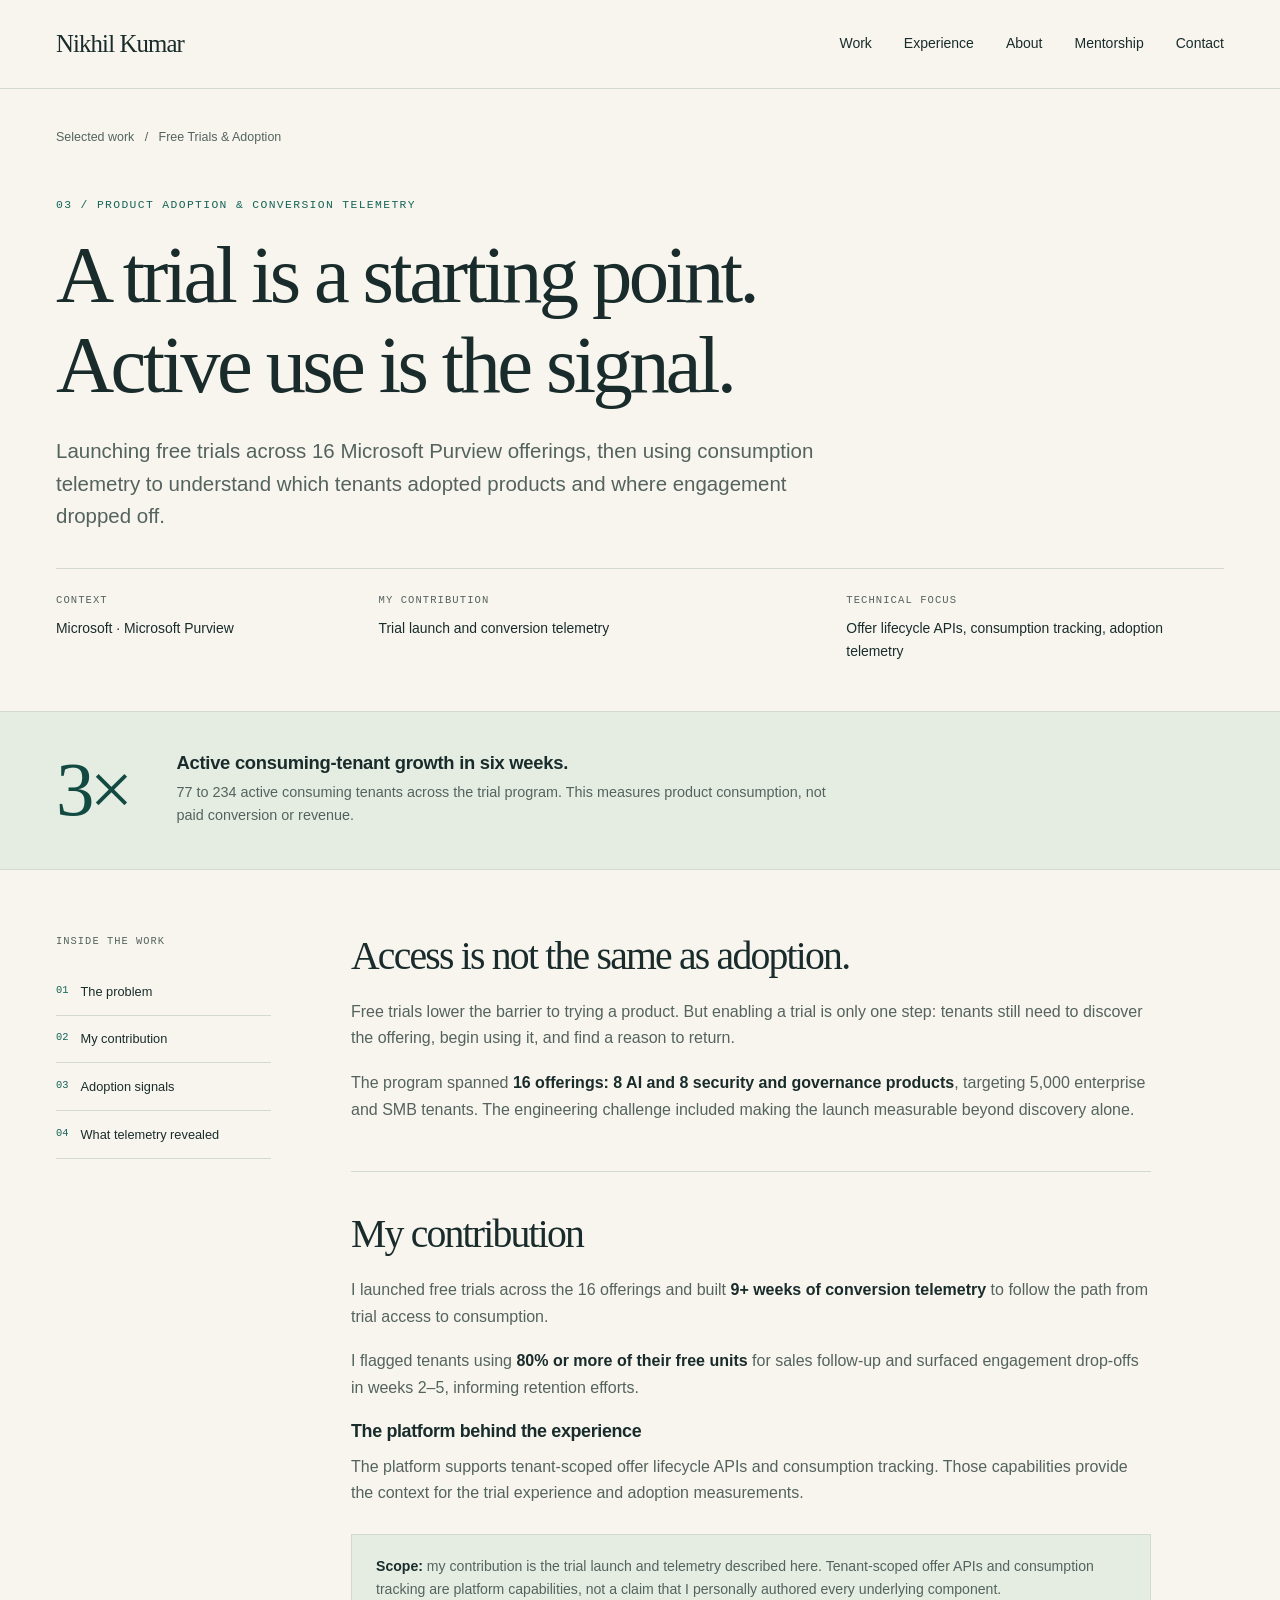
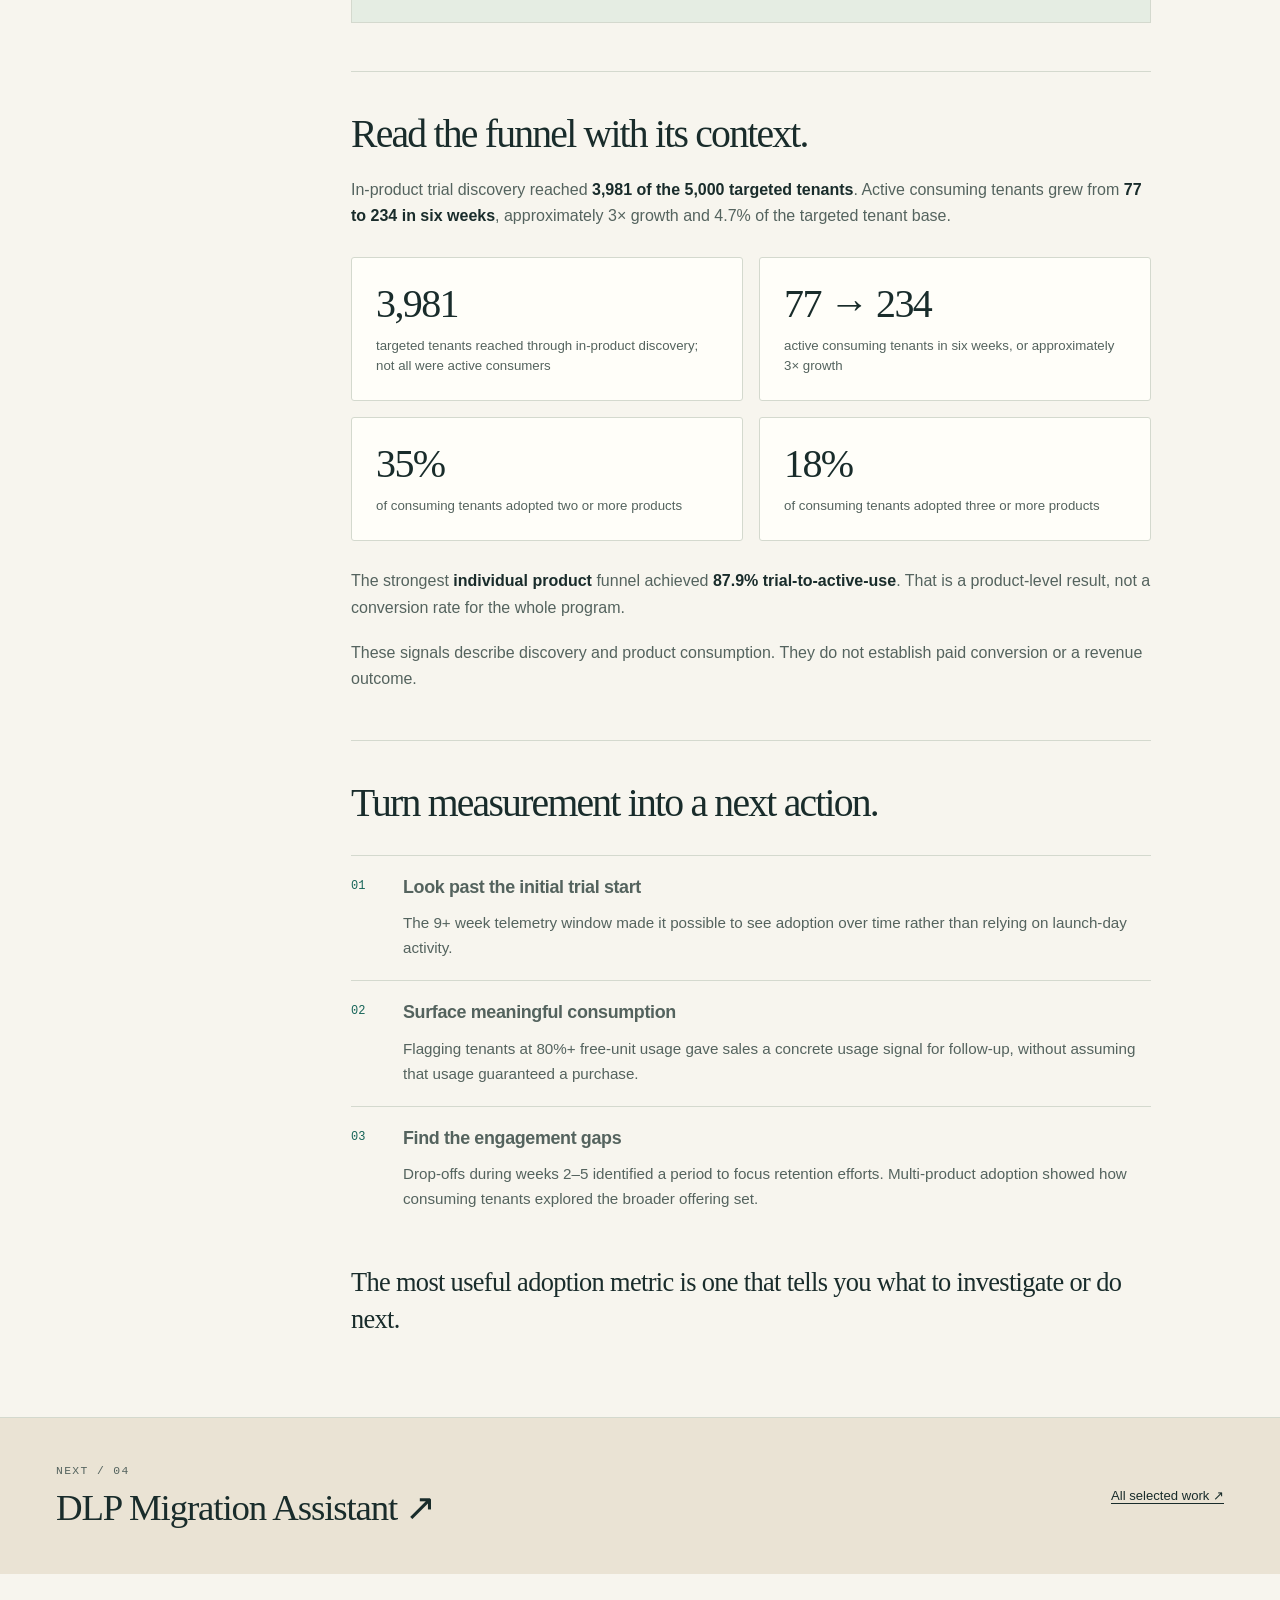
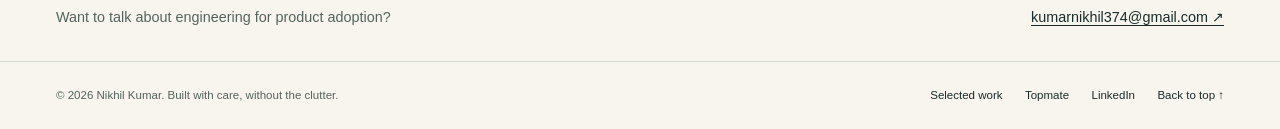
<file: projects/free-trials.html>
<!doctype html>
<html lang="en">
<head>
  <meta charset="utf-8">
  <meta name="viewport" content="width=device-width, initial-scale=1">
  <meta name="theme-color" content="#f7f5ee">
  <title>Free Trials &amp; Product Adoption | Nikhil Kumar</title>
  <link rel="canonical" href="https://cracker-jack.github.io/nikhil-kumar-portfolio/projects/free-trials.html">
  <meta name="description" content="Launching Microsoft Purview free trials across 16 offerings: consuming tenants grew from 77 to 234 in six weeks, with conversion telemetry informing retention.">
  <meta name="author" content="Nikhil Kumar">
  <meta name="robots" content="index,follow,max-image-preview:large,max-snippet:-1,max-video-preview:-1">
  <meta property="og:type" content="article">
  <meta property="og:site_name" content="Nikhil Kumar">
  <meta property="og:url" content="https://cracker-jack.github.io/nikhil-kumar-portfolio/projects/free-trials.html">
  <meta property="og:title" content="Free Trials &amp; Product Adoption | Nikhil Kumar">
  <meta property="og:description" content="16 offerings. Active consuming tenants grew from 77 to 234 in six weeks. A case study in trial discovery, product adoption, and useful telemetry.">
  <meta property="og:image" content="https://cracker-jack.github.io/nikhil-kumar-portfolio/assets/social-card.png">
  <meta property="og:image:type" content="image/png">
  <meta property="og:image:width" content="1200">
  <meta property="og:image:height" content="630">
  <meta property="og:image:alt" content="Nikhil Kumar. Reliable by design. Measurable in impact.">
  <meta name="twitter:card" content="summary_large_image">
  <link rel="icon" href="../assets/favicon.svg" type="image/svg+xml">
  <link rel="stylesheet" href="../assets/styles.css">
  <script src="../assets/site.js?v=20260922" defer></script>
  <script type="application/ld+json">
  {"@context":"https://schema.org","@graph":[{"@type":"Person","@id":"https://cracker-jack.github.io/nikhil-kumar-portfolio/#person","name":"Nikhil Kumar","url":"https://cracker-jack.github.io/nikhil-kumar-portfolio/","jobTitle":"Software Engineer II","worksFor":{"@type":"Organization","name":"Microsoft"},"sameAs":["https://www.linkedin.com/in/nikhilkr96/","https://topmate.io/nikhil_kr"]},{"@type":"Article","headline":"Free Trials and Adoption","description":"Launching Microsoft Purview trials across 16 offerings and growing active consuming tenants from 77 to 234 in six weeks.","url":"https://cracker-jack.github.io/nikhil-kumar-portfolio/projects/free-trials.html","author":{"@id":"https://cracker-jack.github.io/nikhil-kumar-portfolio/#person"},"about":["Product adoption","Free trials","Conversion telemetry","Enterprise software"]}]}
  </script>
</head>
<body>
  <a class="skip-link" href="#main">Skip to content</a>
  <header class="site-header">
    <div class="container header-inner">
      <a class="brand" href="../index.html" aria-label="Nikhil Kumar home">Nikhil Kumar</a>
      <nav class="site-nav" aria-label="Main navigation" data-open="false">
        <button class="nav-toggle" type="button" aria-expanded="false" aria-controls="nav-links"><span class="menu-label">Menu</span><span class="menu-icon" aria-hidden="true"></span></button>
        <ul class="nav-links" id="nav-links">
          <li><a href="../index.html#work">Work</a></li><li><a href="../index.html#experience">Experience</a></li><li><a href="../index.html#about">About</a></li><li><a href="../index.html#mentorship">Mentorship</a></li><li><a href="../index.html#contact">Contact</a></li>
        </ul>
      </nav>
    </div>
  </header>
  <main id="main" tabindex="-1">
    <article>
      <header class="case-hero container">
        <nav class="breadcrumb" aria-label="Breadcrumb"><a href="../index.html#work">Selected work</a><span aria-hidden="true">/</span><span aria-current="page">Free Trials &amp; Adoption</span></nav>
        <p class="eyebrow">03 / Product adoption &amp; conversion telemetry</p>
        <h1>A trial is a starting point.<br>Active use is the signal.</h1>
        <p class="case-deck">Launching free trials across 16 Microsoft Purview offerings, then using consumption telemetry to understand which tenants adopted products and where engagement dropped off.</p>
        <dl class="case-facts">
          <div><dt>Context</dt><dd>Microsoft &middot; Microsoft Purview</dd></div>
          <div><dt>My contribution</dt><dd>Trial launch and conversion telemetry</dd></div>
          <div><dt>Technical focus</dt><dd>Offer lifecycle APIs, consumption tracking, adoption telemetry</dd></div>
        </dl>
      </header>
      <div class="case-highlight">
        <div class="container highlight-inner">
          <p class="highlight-number">3&#215;</p>
          <div class="highlight-copy"><h2>Active consuming-tenant growth in six weeks.</h2><p>77 to 234 active consuming tenants across the trial program. This measures product consumption, not paid conversion or revenue.</p></div>
        </div>
      </div>
      <div class="container case-layout">
        <aside class="case-toc"><nav aria-label="On this page"><p>Inside the work</p><ol><li><a href="#problem">The problem</a></li><li><a href="#contribution">My contribution</a></li><li><a href="#results">Adoption signals</a></li><li><a href="#learning">What telemetry revealed</a></li></ol></nav></aside>
        <div class="case-body">
          <section class="case-section" id="problem">
            <h2>Access is not the same as adoption.</h2>
            <p>Free trials lower the barrier to trying a product. But enabling a trial is only one step: tenants still need to discover the offering, begin using it, and find a reason to return.</p>
            <p>The program spanned <strong>16 offerings: 8 AI and 8 security and governance products</strong>, targeting 5,000 enterprise and SMB tenants. The engineering challenge included making the launch measurable beyond discovery alone.</p>
          </section>
          <section class="case-section" id="contribution">
            <h2>My contribution</h2>
            <p>I launched free trials across the 16 offerings and built <strong>9+ weeks of conversion telemetry</strong> to follow the path from trial access to consumption.</p>
            <p>I flagged tenants using <strong>80% or more of their free units</strong> for sales follow-up and surfaced engagement drop-offs in weeks 2&ndash;5, informing retention efforts.</p>
            <h3>The platform behind the experience</h3>
            <p>The platform supports tenant-scoped offer lifecycle APIs and consumption tracking. Those capabilities provide the context for the trial experience and adoption measurements.</p>
            <div class="scope-note"><p><strong>Scope:</strong> my contribution is the trial launch and telemetry described here. Tenant-scoped offer APIs and consumption tracking are platform capabilities, not a claim that I personally authored every underlying component.</p></div>
          </section>
          <section class="case-section" id="results">
            <h2>Read the funnel with its context.</h2>
            <p>In-product trial discovery reached <strong>3,981 of the 5,000 targeted tenants</strong>. Active consuming tenants grew from <strong>77 to 234 in six weeks</strong>, approximately 3&#215; growth and 4.7% of the targeted tenant base.</p>
            <dl class="result-grid" aria-label="Free trial adoption results">
              <div class="result"><dt>3,981</dt><dd>targeted tenants reached through in-product discovery; not all were active consumers</dd></div>
              <div class="result"><dt class="result-comparison">77 &#8594; 234</dt><dd>active consuming tenants in six weeks, or approximately 3&#215; growth</dd></div>
              <div class="result"><dt>35%</dt><dd>of consuming tenants adopted two or more products</dd></div>
              <div class="result"><dt>18%</dt><dd>of consuming tenants adopted three or more products</dd></div>
            </dl>
            <p>The strongest <strong>individual product</strong> funnel achieved <strong>87.9% trial-to-active-use</strong>. That is a product-level result, not a conversion rate for the whole program.</p>
            <p>These signals describe discovery and product consumption. They do not establish paid conversion or a revenue outcome.</p>
          </section>
          <section class="case-section" id="learning">
            <h2>Turn measurement into a next action.</h2>
            <ol class="principles">
              <li><div><h3>Look past the initial trial start</h3><p>The 9+ week telemetry window made it possible to see adoption over time rather than relying on launch-day activity.</p></div></li>
              <li><div><h3>Surface meaningful consumption</h3><p>Flagging tenants at 80%+ free-unit usage gave sales a concrete usage signal for follow-up, without assuming that usage guaranteed a purchase.</p></div></li>
              <li><div><h3>Find the engagement gaps</h3><p>Drop-offs during weeks 2&ndash;5 identified a period to focus retention efforts. Multi-product adoption showed how consuming tenants explored the broader offering set.</p></div></li>
            </ol>
            <p class="takeaway">The most useful adoption metric is one that tells you what to investigate or do next.</p>
          </section>
        </div>
      </div>
    </article>
    <nav class="case-bottom" aria-label="More project work"><div class="container case-bottom-inner"><div><p class="eyebrow">Next / 04</p><a class="next-project" href="migration-assistant.html">DLP Migration Assistant <span aria-hidden="true">&#8599;</span></a></div><a class="back-to-work" href="../index.html#work">All selected work <span aria-hidden="true">&#8599;</span></a></div></nav>
    <div class="container case-contact"><p>Want to talk about engineering for product adoption?</p><a href="mailto:kumarnikhil374@gmail.com">kumarnikhil374@gmail.com <span aria-hidden="true">&#8599;</span></a></div>
  </main>
  <footer class="site-footer"><div class="container footer-inner"><p>&copy; 2026 Nikhil Kumar. Built with care, without the clutter.</p><div class="footer-links"><a href="../index.html#work">Selected work</a><a href="https://topmate.io/nikhil_kr">Topmate</a><a href="https://www.linkedin.com/in/nikhilkr96/">LinkedIn</a><a href="#main">Back to top <span aria-hidden="true">&#8593;</span></a></div></div></footer>
</body>
</html>
</file>
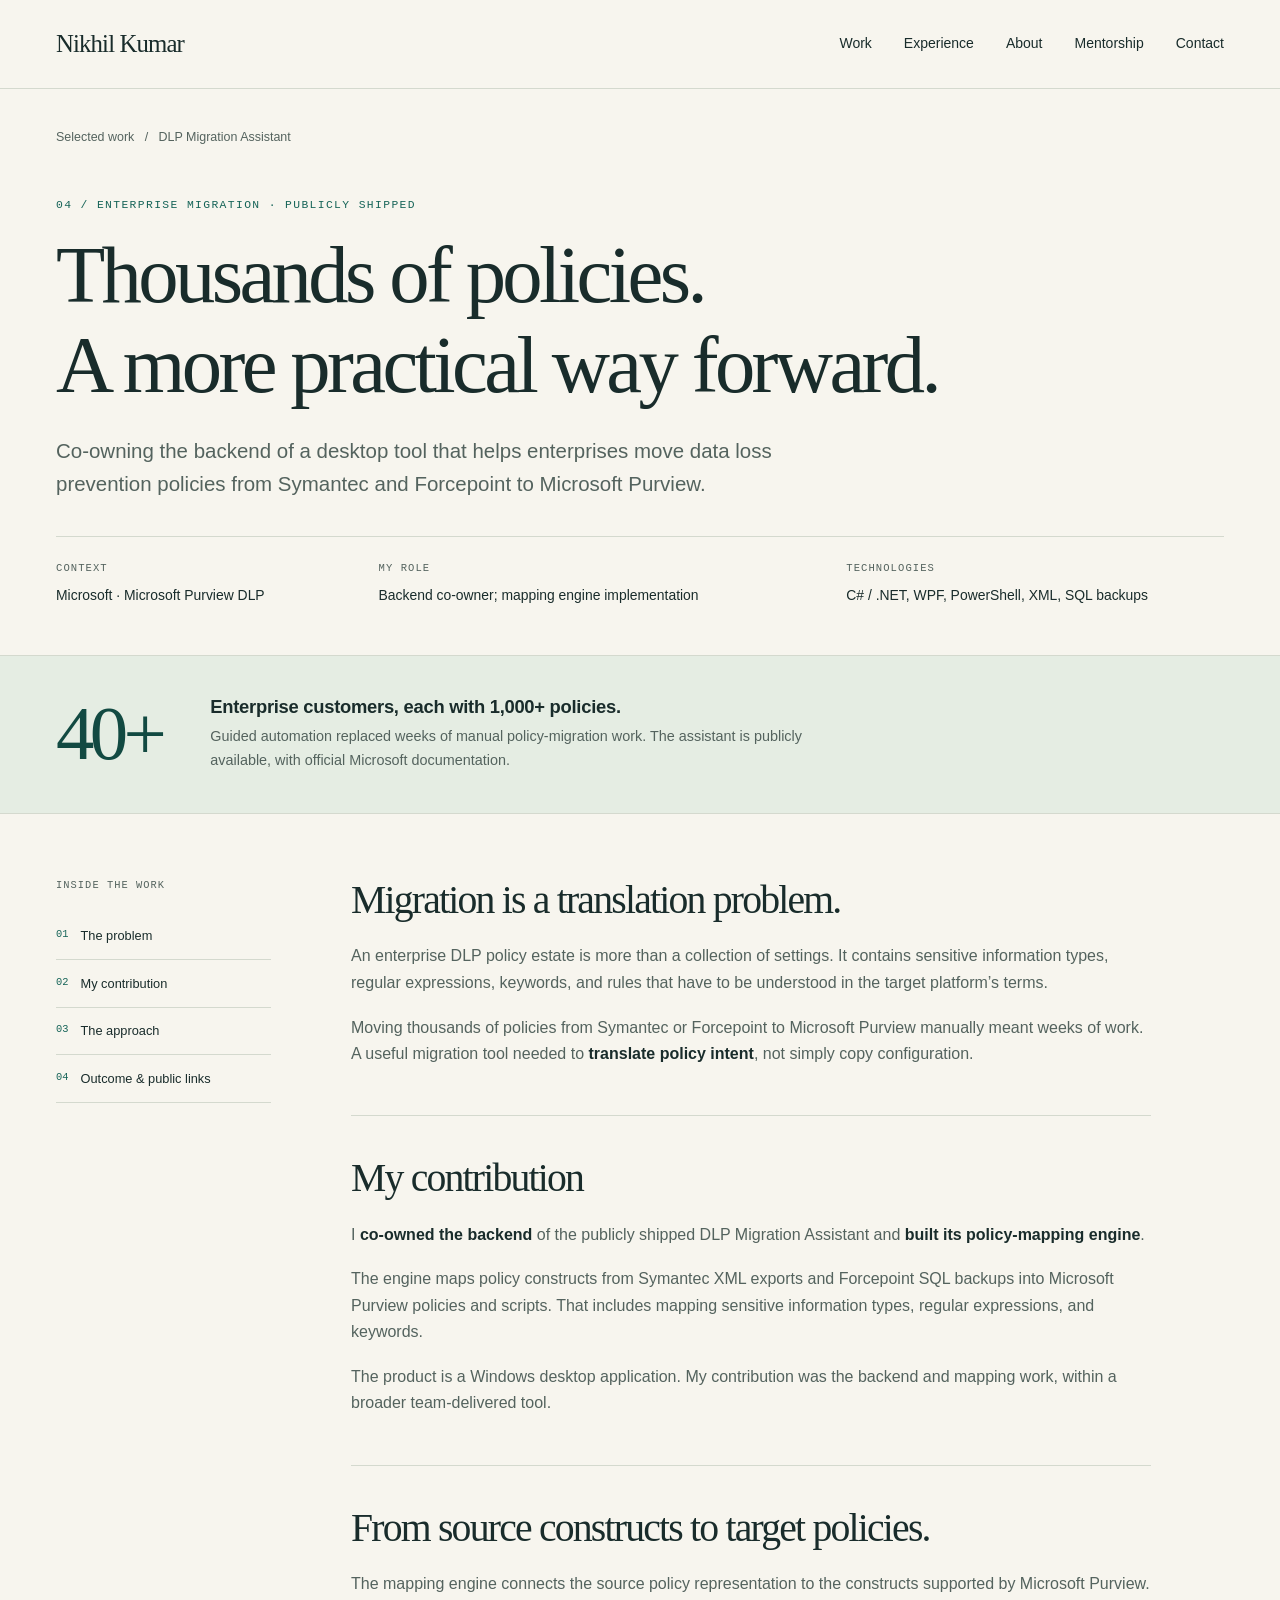
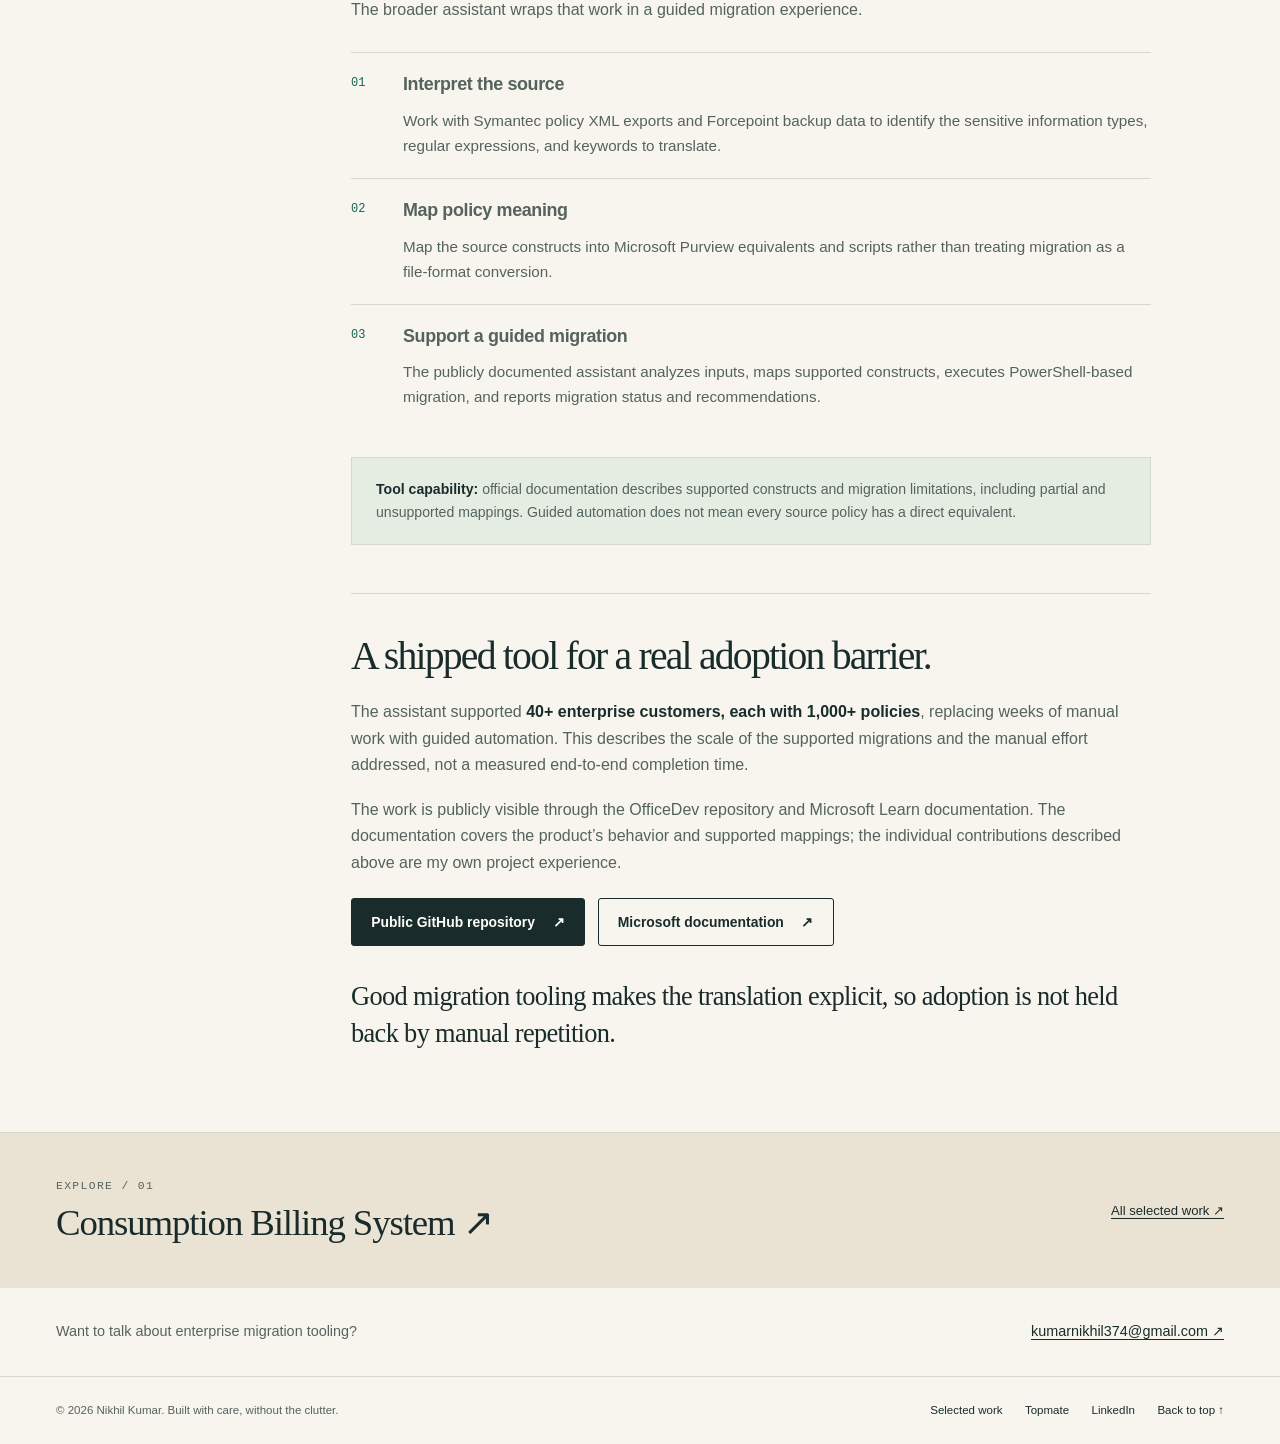
<file: projects/migration-assistant.html>
<!doctype html>
<html lang="en">
<head>
  <meta charset="utf-8">
  <meta name="viewport" content="width=device-width, initial-scale=1">
  <meta name="theme-color" content="#f7f5ee">
  <title>DLP Migration Assistant | Nikhil Kumar</title>
  <link rel="canonical" href="https://cracker-jack.github.io/nikhil-kumar-portfolio/projects/migration-assistant.html">
  <meta name="description" content="Co-owning the backend and building the mapping engine for the publicly shipped DLP Migration Assistant, supporting 40+ enterprises moving to Microsoft Purview.">
  <meta name="author" content="Nikhil Kumar">
  <meta name="robots" content="index,follow,max-image-preview:large,max-snippet:-1,max-video-preview:-1">
  <meta property="og:type" content="article">
  <meta property="og:site_name" content="Nikhil Kumar">
  <meta property="og:url" content="https://cracker-jack.github.io/nikhil-kumar-portfolio/projects/migration-assistant.html">
  <meta property="og:title" content="DLP Migration Assistant | Nikhil Kumar">
  <meta property="og:description" content="Guided policy migration from Symantec and Forcepoint to Microsoft Purview. Backend co-ownership and a mapping engine supporting 40+ enterprises.">
  <meta property="og:image" content="https://cracker-jack.github.io/nikhil-kumar-portfolio/assets/social-card.png">
  <meta property="og:image:type" content="image/png">
  <meta property="og:image:width" content="1200">
  <meta property="og:image:height" content="630">
  <meta property="og:image:alt" content="Nikhil Kumar. Reliable by design. Measurable in impact.">
  <meta name="twitter:card" content="summary_large_image">
  <link rel="icon" href="../assets/favicon.svg" type="image/svg+xml">
  <link rel="stylesheet" href="../assets/styles.css">
  <script src="../assets/site.js?v=20260922" defer></script>
  <script type="application/ld+json">
  {"@context":"https://schema.org","@graph":[{"@type":"Person","@id":"https://cracker-jack.github.io/nikhil-kumar-portfolio/#person","name":"Nikhil Kumar","url":"https://cracker-jack.github.io/nikhil-kumar-portfolio/","jobTitle":"Software Engineer II","worksFor":{"@type":"Organization","name":"Microsoft"},"sameAs":["https://www.linkedin.com/in/nikhilkr96/","https://topmate.io/nikhil_kr"]},{"@type":"Article","headline":"DLP Migration Assistant","description":"Backend co-ownership and a policy-mapping engine for a publicly shipped migration tool supporting 40+ enterprise customers.","url":"https://cracker-jack.github.io/nikhil-kumar-portfolio/projects/migration-assistant.html","author":{"@id":"https://cracker-jack.github.io/nikhil-kumar-portfolio/#person"},"about":["Data loss prevention","Enterprise migration","Microsoft Purview","Policy mapping"]}]}
  </script>
</head>
<body>
  <a class="skip-link" href="#main">Skip to content</a>
  <header class="site-header">
    <div class="container header-inner">
      <a class="brand" href="../index.html" aria-label="Nikhil Kumar home">Nikhil Kumar</a>
      <nav class="site-nav" aria-label="Main navigation" data-open="false">
        <button class="nav-toggle" type="button" aria-expanded="false" aria-controls="nav-links"><span class="menu-label">Menu</span><span class="menu-icon" aria-hidden="true"></span></button>
        <ul class="nav-links" id="nav-links">
          <li><a href="../index.html#work">Work</a></li><li><a href="../index.html#experience">Experience</a></li><li><a href="../index.html#about">About</a></li><li><a href="../index.html#mentorship">Mentorship</a></li><li><a href="../index.html#contact">Contact</a></li>
        </ul>
      </nav>
    </div>
  </header>
  <main id="main" tabindex="-1">
    <article>
      <header class="case-hero container">
        <nav class="breadcrumb" aria-label="Breadcrumb"><a href="../index.html#work">Selected work</a><span aria-hidden="true">/</span><span aria-current="page">DLP Migration Assistant</span></nav>
        <p class="eyebrow">04 / Enterprise migration &middot; Publicly shipped</p>
        <h1>Thousands of policies.<br>A more practical way forward.</h1>
        <p class="case-deck">Co-owning the backend of a desktop tool that helps enterprises move data loss prevention policies from Symantec and Forcepoint to Microsoft Purview.</p>
        <dl class="case-facts">
          <div><dt>Context</dt><dd>Microsoft &middot; Microsoft Purview DLP</dd></div>
          <div><dt>My role</dt><dd>Backend co-owner; mapping engine implementation</dd></div>
          <div><dt>Technologies</dt><dd>C# / .NET, WPF, PowerShell, XML, SQL backups</dd></div>
        </dl>
      </header>
      <div class="case-highlight">
        <div class="container highlight-inner">
          <p class="highlight-number">40+</p>
          <div class="highlight-copy"><h2>Enterprise customers, each with 1,000+ policies.</h2><p>Guided automation replaced weeks of manual policy-migration work. The assistant is publicly available, with official Microsoft documentation.</p></div>
        </div>
      </div>
      <div class="container case-layout">
        <aside class="case-toc"><nav aria-label="On this page"><p>Inside the work</p><ol><li><a href="#problem">The problem</a></li><li><a href="#contribution">My contribution</a></li><li><a href="#approach">The approach</a></li><li><a href="#outcome">Outcome &amp; public links</a></li></ol></nav></aside>
        <div class="case-body">
          <section class="case-section" id="problem">
            <h2>Migration is a translation problem.</h2>
            <p>An enterprise DLP policy estate is more than a collection of settings. It contains sensitive information types, regular expressions, keywords, and rules that have to be understood in the target platform&rsquo;s terms.</p>
            <p>Moving thousands of policies from Symantec or Forcepoint to Microsoft Purview manually meant weeks of work. A useful migration tool needed to <strong>translate policy intent</strong>, not simply copy configuration.</p>
          </section>
          <section class="case-section" id="contribution">
            <h2>My contribution</h2>
            <p>I <strong>co-owned the backend</strong> of the publicly shipped DLP Migration Assistant and <strong>built its policy-mapping engine</strong>.</p>
            <p>The engine maps policy constructs from Symantec XML exports and Forcepoint SQL backups into Microsoft Purview policies and scripts. That includes mapping sensitive information types, regular expressions, and keywords.</p>
            <p>The product is a Windows desktop application. My contribution was the backend and mapping work, within a broader team-delivered tool.</p>
          </section>
          <section class="case-section" id="approach">
            <h2>From source constructs to target policies.</h2>
            <p>The mapping engine connects the source policy representation to the constructs supported by Microsoft Purview. The broader assistant wraps that work in a guided migration experience.</p>
            <ol class="principles">
              <li><div><h3>Interpret the source</h3><p>Work with Symantec policy XML exports and Forcepoint backup data to identify the sensitive information types, regular expressions, and keywords to translate.</p></div></li>
              <li><div><h3>Map policy meaning</h3><p>Map the source constructs into Microsoft Purview equivalents and scripts rather than treating migration as a file-format conversion.</p></div></li>
              <li><div><h3>Support a guided migration</h3><p>The publicly documented assistant analyzes inputs, maps supported constructs, executes PowerShell-based migration, and reports migration status and recommendations.</p></div></li>
            </ol>
            <div class="scope-note"><p><strong>Tool capability:</strong> official documentation describes supported constructs and migration limitations, including partial and unsupported mappings. Guided automation does not mean every source policy has a direct equivalent.</p></div>
          </section>
          <section class="case-section" id="outcome">
            <h2>A shipped tool for a real adoption barrier.</h2>
            <p>The assistant supported <strong>40+ enterprise customers, each with 1,000+ policies</strong>, replacing weeks of manual work with guided automation. This describes the scale of the supported migrations and the manual effort addressed, not a measured end-to-end completion time.</p>
            <p>The work is publicly visible through the OfficeDev repository and Microsoft Learn documentation. The documentation covers the product&rsquo;s behavior and supported mappings; the individual contributions described above are my own project experience.</p>
            <div class="source-links">
              <a class="button button-primary" href="https://github.com/OfficeDev/DLPmigrationassistant">Public GitHub repository <span aria-hidden="true">&#8599;</span></a>
              <a class="button button-secondary" href="https://learn.microsoft.com/purview/dlp-migration-assistant-for-symantec-learn">Microsoft documentation <span aria-hidden="true">&#8599;</span></a>
            </div>
            <p class="takeaway">Good migration tooling makes the translation explicit, so adoption is not held back by manual repetition.</p>
          </section>
        </div>
      </div>
    </article>
    <nav class="case-bottom" aria-label="More project work"><div class="container case-bottom-inner"><div><p class="eyebrow">Explore / 01</p><a class="next-project" href="billing-system.html">Consumption Billing System <span aria-hidden="true">&#8599;</span></a></div><a class="back-to-work" href="../index.html#work">All selected work <span aria-hidden="true">&#8599;</span></a></div></nav>
    <div class="container case-contact"><p>Want to talk about enterprise migration tooling?</p><a href="mailto:kumarnikhil374@gmail.com">kumarnikhil374@gmail.com <span aria-hidden="true">&#8599;</span></a></div>
  </main>
  <footer class="site-footer"><div class="container footer-inner"><p>&copy; 2026 Nikhil Kumar. Built with care, without the clutter.</p><div class="footer-links"><a href="../index.html#work">Selected work</a><a href="https://topmate.io/nikhil_kr">Topmate</a><a href="https://www.linkedin.com/in/nikhilkr96/">LinkedIn</a><a href="#main">Back to top <span aria-hidden="true">&#8593;</span></a></div></div></footer>
</body>
</html>
</file>
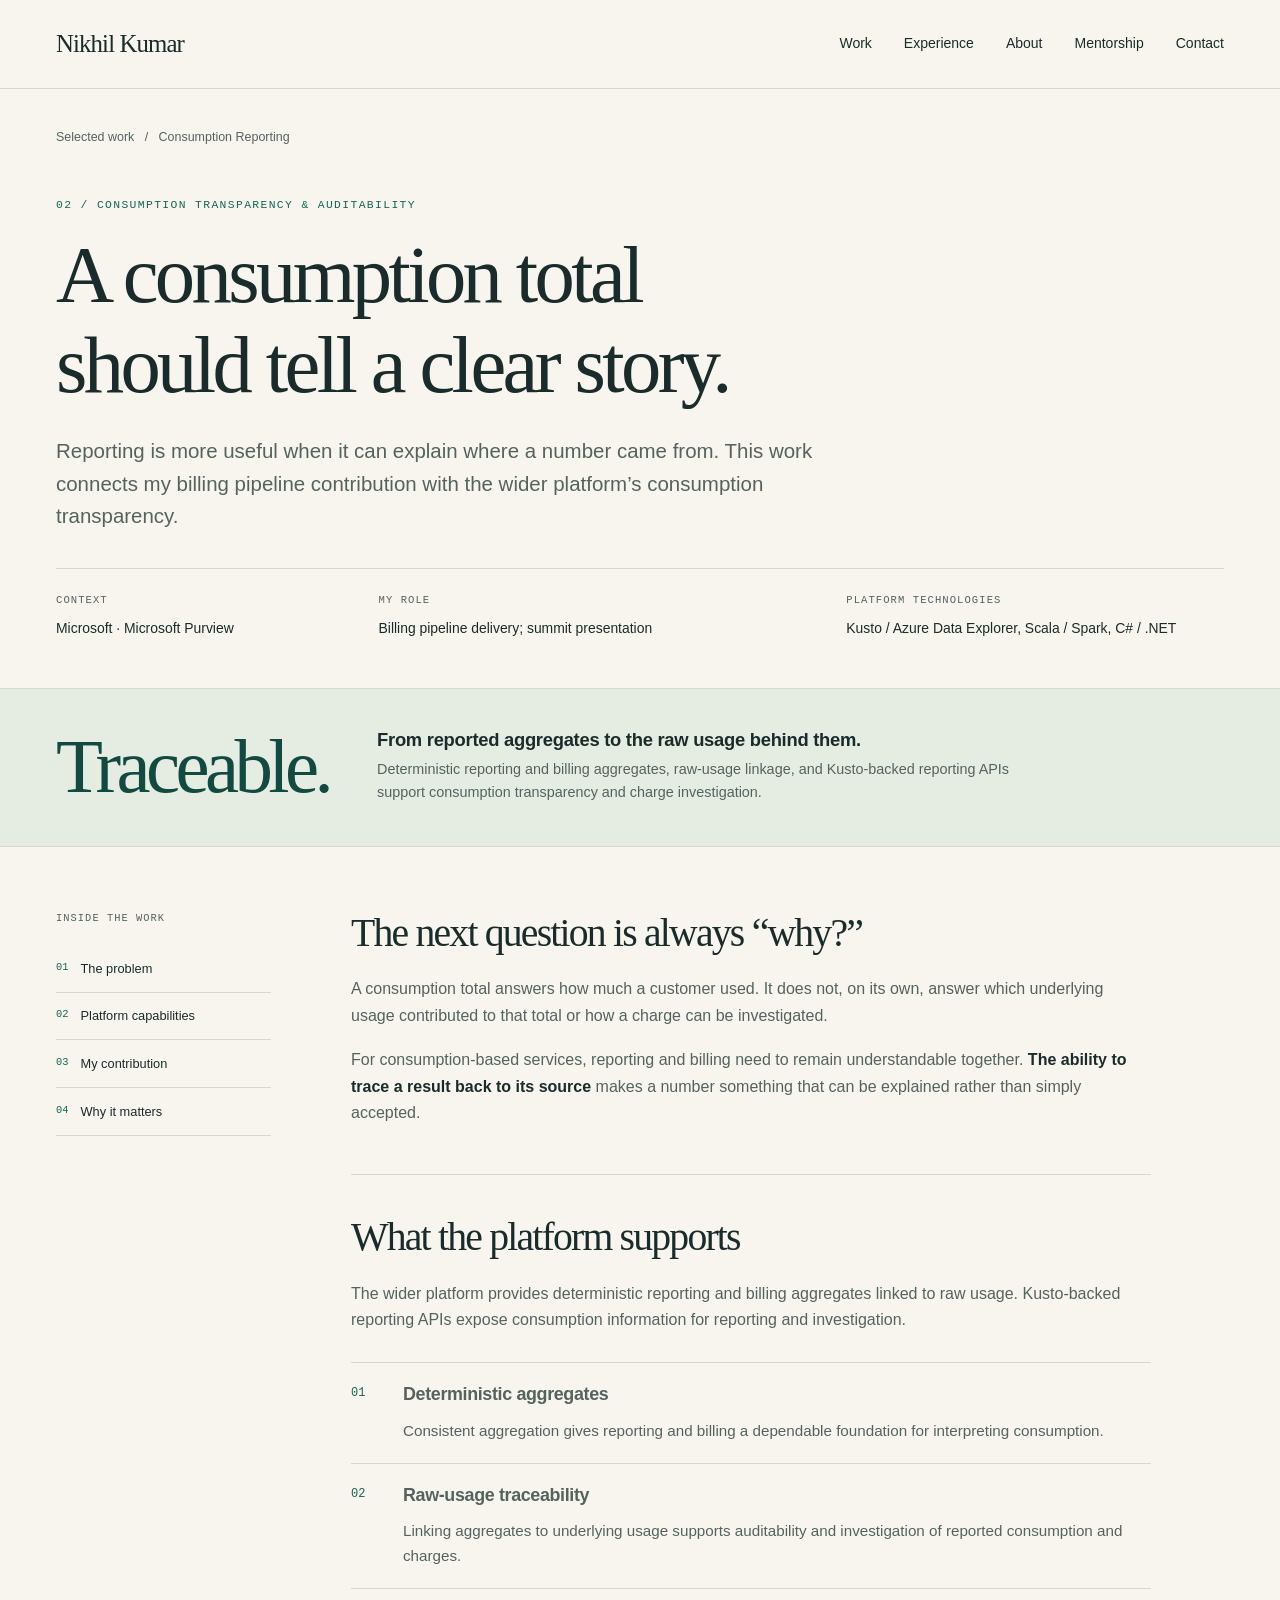
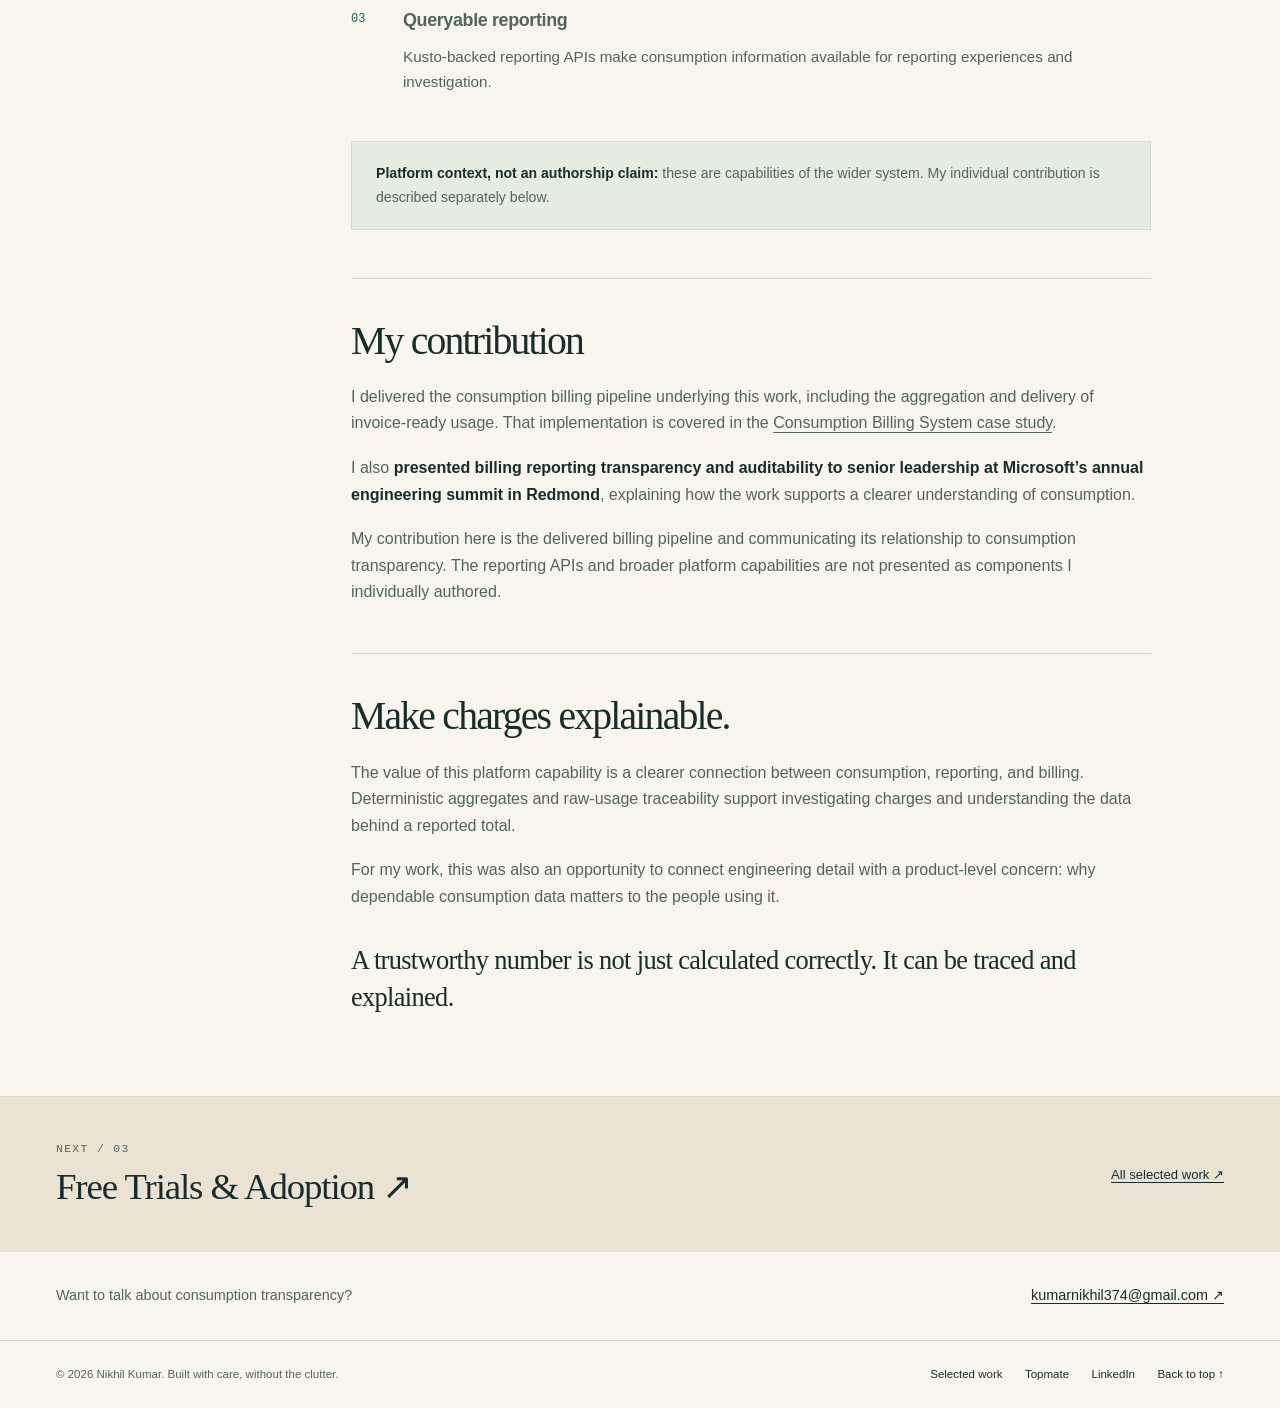
<file: projects/reporting.html>
<!doctype html>
<html lang="en">
<head>
  <meta charset="utf-8">
  <meta name="viewport" content="width=device-width, initial-scale=1">
  <meta name="theme-color" content="#f7f5ee">
  <title>Consumption Reporting &amp; Transparency | Nikhil Kumar</title>
  <link rel="canonical" href="https://cracker-jack.github.io/nikhil-kumar-portfolio/projects/reporting.html">
  <meta name="description" content="Making cloud consumption understandable: deterministic aggregates, raw-usage traceability, and Nikhil Kumar's billing pipeline contribution and engineering summit presentation.">
  <meta name="author" content="Nikhil Kumar">
  <meta name="robots" content="index,follow,max-image-preview:large,max-snippet:-1,max-video-preview:-1">
  <meta property="og:type" content="article">
  <meta property="og:site_name" content="Nikhil Kumar">
  <meta property="og:url" content="https://cracker-jack.github.io/nikhil-kumar-portfolio/projects/reporting.html">
  <meta property="og:title" content="Consumption Reporting &amp; Transparency | Nikhil Kumar">
  <meta property="og:description" content="A clear path from consumption totals to the usage behind them. Platform capabilities, billing pipeline delivery, and communicating auditability.">
  <meta property="og:image" content="https://cracker-jack.github.io/nikhil-kumar-portfolio/assets/social-card.png">
  <meta property="og:image:type" content="image/png">
  <meta property="og:image:width" content="1200">
  <meta property="og:image:height" content="630">
  <meta property="og:image:alt" content="Nikhil Kumar. Reliable by design. Measurable in impact.">
  <meta name="twitter:card" content="summary_large_image">
  <link rel="icon" href="../assets/favicon.svg" type="image/svg+xml">
  <link rel="stylesheet" href="../assets/styles.css">
  <script src="../assets/site.js?v=20260922" defer></script>
  <script type="application/ld+json">
  {"@context":"https://schema.org","@graph":[{"@type":"Person","@id":"https://cracker-jack.github.io/nikhil-kumar-portfolio/#person","name":"Nikhil Kumar","url":"https://cracker-jack.github.io/nikhil-kumar-portfolio/","jobTitle":"Software Engineer II","worksFor":{"@type":"Organization","name":"Microsoft"},"sameAs":["https://www.linkedin.com/in/nikhilkr96/","https://topmate.io/nikhil_kr"]},{"@type":"Article","headline":"Consumption Reporting","description":"Deterministic cloud-consumption aggregates linked to raw usage for traceability, auditability, and charge investigation.","url":"https://cracker-jack.github.io/nikhil-kumar-portfolio/projects/reporting.html","author":{"@id":"https://cracker-jack.github.io/nikhil-kumar-portfolio/#person"},"about":["Cloud consumption reporting","Auditability","Data traceability","Billing transparency"]}]}
  </script>
</head>
<body>
  <a class="skip-link" href="#main">Skip to content</a>
  <header class="site-header">
    <div class="container header-inner">
      <a class="brand" href="../index.html" aria-label="Nikhil Kumar home">Nikhil Kumar</a>
      <nav class="site-nav" aria-label="Main navigation" data-open="false">
        <button class="nav-toggle" type="button" aria-expanded="false" aria-controls="nav-links"><span class="menu-label">Menu</span><span class="menu-icon" aria-hidden="true"></span></button>
        <ul class="nav-links" id="nav-links">
          <li><a href="../index.html#work">Work</a></li><li><a href="../index.html#experience">Experience</a></li><li><a href="../index.html#about">About</a></li><li><a href="../index.html#mentorship">Mentorship</a></li><li><a href="../index.html#contact">Contact</a></li>
        </ul>
      </nav>
    </div>
  </header>
  <main id="main" tabindex="-1">
    <article>
      <header class="case-hero container">
        <nav class="breadcrumb" aria-label="Breadcrumb"><a href="../index.html#work">Selected work</a><span aria-hidden="true">/</span><span aria-current="page">Consumption Reporting</span></nav>
        <p class="eyebrow">02 / Consumption transparency &amp; auditability</p>
        <h1>A consumption total<br>should tell a clear story.</h1>
        <p class="case-deck">Reporting is more useful when it can explain where a number came from. This work connects my billing pipeline contribution with the wider platform&rsquo;s consumption transparency.</p>
        <dl class="case-facts">
          <div><dt>Context</dt><dd>Microsoft &middot; Microsoft Purview</dd></div>
          <div><dt>My role</dt><dd>Billing pipeline delivery; summit presentation</dd></div>
          <div><dt>Platform technologies</dt><dd>Kusto / Azure Data Explorer, Scala / Spark, C# / .NET</dd></div>
        </dl>
      </header>
      <div class="case-highlight">
        <div class="container highlight-inner">
          <p class="highlight-number">Traceable.</p>
          <div class="highlight-copy"><h2>From reported aggregates to the raw usage behind them.</h2><p>Deterministic reporting and billing aggregates, raw-usage linkage, and Kusto-backed reporting APIs support consumption transparency and charge investigation.</p></div>
        </div>
      </div>
      <div class="container case-layout">
        <aside class="case-toc"><nav aria-label="On this page"><p>Inside the work</p><ol><li><a href="#problem">The problem</a></li><li><a href="#platform">Platform capabilities</a></li><li><a href="#contribution">My contribution</a></li><li><a href="#value">Why it matters</a></li></ol></nav></aside>
        <div class="case-body">
          <section class="case-section" id="problem">
            <h2>The next question is always &ldquo;why?&rdquo;</h2>
            <p>A consumption total answers how much a customer used. It does not, on its own, answer which underlying usage contributed to that total or how a charge can be investigated.</p>
            <p>For consumption-based services, reporting and billing need to remain understandable together. <strong>The ability to trace a result back to its source</strong> makes a number something that can be explained rather than simply accepted.</p>
          </section>
          <section class="case-section" id="platform">
            <h2>What the platform supports</h2>
            <p>The wider platform provides deterministic reporting and billing aggregates linked to raw usage. Kusto-backed reporting APIs expose consumption information for reporting and investigation.</p>
            <ol class="principles">
              <li><div><h3>Deterministic aggregates</h3><p>Consistent aggregation gives reporting and billing a dependable foundation for interpreting consumption.</p></div></li>
              <li><div><h3>Raw-usage traceability</h3><p>Linking aggregates to underlying usage supports auditability and investigation of reported consumption and charges.</p></div></li>
              <li><div><h3>Queryable reporting</h3><p>Kusto-backed reporting APIs make consumption information available for reporting experiences and investigation.</p></div></li>
            </ol>
            <div class="scope-note"><p><strong>Platform context, not an authorship claim:</strong> these are capabilities of the wider system. My individual contribution is described separately below.</p></div>
          </section>
          <section class="case-section" id="contribution">
            <h2>My contribution</h2>
            <p>I delivered the consumption billing pipeline underlying this work, including the aggregation and delivery of invoice-ready usage. That implementation is covered in the <a href="billing-system.html">Consumption Billing System case study</a>.</p>
            <p>I also <strong>presented billing reporting transparency and auditability to senior leadership at Microsoft&rsquo;s annual engineering summit in Redmond</strong>, explaining how the work supports a clearer understanding of consumption.</p>
            <p>My contribution here is the delivered billing pipeline and communicating its relationship to consumption transparency. The reporting APIs and broader platform capabilities are not presented as components I individually authored.</p>
          </section>
          <section class="case-section" id="value">
            <h2>Make charges explainable.</h2>
            <p>The value of this platform capability is a clearer connection between consumption, reporting, and billing. Deterministic aggregates and raw-usage traceability support investigating charges and understanding the data behind a reported total.</p>
            <p>For my work, this was also an opportunity to connect engineering detail with a product-level concern: why dependable consumption data matters to the people using it.</p>
            <p class="takeaway">A trustworthy number is not just calculated correctly. It can be traced and explained.</p>
          </section>
        </div>
      </div>
    </article>
    <nav class="case-bottom" aria-label="More project work"><div class="container case-bottom-inner"><div><p class="eyebrow">Next / 03</p><a class="next-project" href="free-trials.html">Free Trials &amp; Adoption <span aria-hidden="true">&#8599;</span></a></div><a class="back-to-work" href="../index.html#work">All selected work <span aria-hidden="true">&#8599;</span></a></div></nav>
    <div class="container case-contact"><p>Want to talk about consumption transparency?</p><a href="mailto:kumarnikhil374@gmail.com">kumarnikhil374@gmail.com <span aria-hidden="true">&#8599;</span></a></div>
  </main>
  <footer class="site-footer"><div class="container footer-inner"><p>&copy; 2026 Nikhil Kumar. Built with care, without the clutter.</p><div class="footer-links"><a href="../index.html#work">Selected work</a><a href="https://topmate.io/nikhil_kr">Topmate</a><a href="https://www.linkedin.com/in/nikhilkr96/">LinkedIn</a><a href="#main">Back to top <span aria-hidden="true">&#8593;</span></a></div></div></footer>
</body>
</html>
</file>
<file: assets/styles.css>
@charset "UTF-8";

:root {
  color-scheme: light;
  --paper: #f7f5ee;
  --white: #fffef9;
  --ink: #192c2b;
  --muted: #54635e;
  --teal: #166458;
  --teal-dark: #124a42;
  --mint: #e5ede3;
  --line: #d4d9ce;
  --sand: #eae3d4;
  --serif: Georgia, "Times New Roman", serif;
  --sans: "Segoe UI", "Helvetica Neue", Arial, sans-serif;
  --mono: "Cascadia Code", Consolas, monospace;
}

* { box-sizing: border-box; }
html { scroll-padding-top: 7rem; }
body {
  margin: 0;
  background: var(--paper);
  color: var(--ink);
  font-family: var(--sans);
  font-size: 1rem;
  line-height: 1.65;
  -webkit-font-smoothing: antialiased;
}
::selection { background: #c9ddcd; color: var(--ink); }
a { color: inherit; text-underline-offset: .23em; }
a:hover { color: var(--teal); }
button, a { -webkit-tap-highlight-color: transparent; }
button { font: inherit; }
button, [href] { touch-action: manipulation; }
:focus-visible { outline: 3px solid var(--teal); outline-offset: 5px; }
img, svg { display: block; max-width: 100%; }
.sr-only { position: absolute; width: 1px; height: 1px; padding: 0; margin: -1px; overflow: hidden; clip-path: inset(50%); white-space: nowrap; border: 0; }
h1, h2, h3, p { margin-top: 0; }
h1, h2, h3 { line-height: 1.12; font-weight: 500; }
h1, h2 { font-family: var(--serif); letter-spacing: -.045em; }
p { margin-bottom: 1.15rem; }
ul { padding-left: 1.25rem; }
li + li { margin-top: .45rem; }
.container { width: min(1240px, calc(100% - 112px)); margin-inline: auto; }
.skip-link {
  position: fixed;
  left: 1rem;
  top: -6rem;
  z-index: 100;
  padding: .75rem 1.2rem;
  background: var(--ink);
  color: var(--white);
}
.skip-link:focus { top: 1rem; color: var(--white); }
.site-header {
  position: sticky;
  top: 0;
  z-index: 20;
  background: var(--paper);
  border-bottom: 1px solid var(--line);
}
.header-inner { display: flex; align-items: center; justify-content: space-between; min-height: 88px; gap: 2rem; }
.brand { display: inline-flex; align-items: center; min-height: 44px; text-decoration: none; flex-shrink: 0; font: 1.55rem/1.2 var(--serif); letter-spacing: -.035em; }
.nav-links { display: flex; align-items: center; gap: 2rem; padding: 0; margin: 0; list-style: none; }
.nav-links li + li { margin: 0; }
.nav-links a { display: block; padding: .6rem 0; text-decoration: none; font-size: .875rem; }
.nav-links a:hover { text-decoration: underline; }
.nav-toggle { display: none; }
.eyebrow { font: .71rem/1.6 var(--mono); text-transform: uppercase; letter-spacing: .12em; }
.eyebrow-line { display: flex; align-items: center; gap: .6rem; }
.dot { width: 7px; height: 7px; display: inline-block; background: var(--teal); border-radius: 50%; flex-shrink: 0; }
.hero { padding-top: 3.8rem; }
.hero-meta { display: flex; justify-content: space-between; gap: 1rem; color: var(--muted); margin-bottom: 3rem; }
.hero-grid { display: grid; grid-template-columns: 1.15fr .85fr; grid-template-areas: "name portrait" "copy portrait"; grid-template-rows: auto 1fr; align-items: start; gap: 1.4rem 4.5rem; }
.hero-name { grid-area: name; font-size: clamp(5rem, 8vw, 7.3rem); line-height: .9; margin: 0; letter-spacing: -.07em; }
.hero-name span { display: block; }
.hero-name .name-last { color: var(--teal); font-style: italic; padding-bottom: .12em; }
.hero-statement { font: 500 clamp(1.8rem, 2.5vw, 2.2rem)/1.17 var(--serif); letter-spacing: -.035em; margin-bottom: 1rem; }
.hero-copy { grid-area: copy; max-width: 520px; }
.hero-copy > p:not(.hero-statement) { color: var(--muted); font-size: 1.03rem; }
.hero-portrait { grid-area: portrait; width: 100%; max-width: 420px; align-self: center; justify-self: end; margin: 0; }
.hero-portrait img { width: 100%; height: auto; aspect-ratio: 3 / 4; border-radius: 5px; background: var(--sand); }
.hero-portrait figcaption { display: flex; justify-content: space-between; gap: 1rem; padding-top: .75rem; color: var(--muted); font-size: .72rem; }
.actions { display: flex; align-items: center; flex-wrap: wrap; gap: .8rem; margin-top: 1.7rem; }
.button {
  display: inline-flex;
  justify-content: center;
  align-items: center;
  gap: 1.1rem;
  min-height: 48px;
  padding: .7rem 1.2rem;
  border: 1px solid var(--ink);
  border-radius: 3px;
  font-size: .87rem;
  font-weight: 600;
  text-decoration: none;
  line-height: 1.5;
}
.button-primary { background: var(--ink); color: var(--white); }
.button-primary:hover { background: var(--teal-dark); border-color: var(--teal-dark); color: var(--white); }
.button-secondary:hover { background: var(--mint); }
.button-light { background: var(--paper); color: var(--ink); border-color: var(--paper); }
.contact-panel .button-light:hover { background: var(--mint); color: var(--ink); }
.arrow { font-family: var(--sans); font-weight: 400; }
.hero-baseline { display: flex; align-items: center; justify-content: space-between; gap: 1rem; margin-top: 3.5rem; padding-bottom: 1.3rem; color: var(--muted); }
.hero-baseline a { font-size: .78rem; text-decoration: none; }
.hero-baseline a:hover { text-decoration: underline; }
.metrics { display: grid; grid-template-columns: repeat(4, 1fr); padding: 1.8rem 0; border-block: 1px solid var(--line); margin: 0; }
.metric { padding: 0 2rem; border-left: 1px solid var(--line); }
.metric:first-child { padding-left: 0; border-left: 0; }
.metric:last-child { padding-right: 0; }
.metric dt { font: 500 2.6rem/1.1 var(--serif); letter-spacing: -.045em; margin-bottom: .45rem; }
.metric dd { margin: 0; font-size: .78rem; line-height: 1.55; color: var(--muted); max-width: 190px; }
.section { padding-block: 5.5rem; }
.section-heading { display: flex; justify-content: space-between; align-items: end; gap: 3rem; margin-bottom: 2.4rem; }
.section-heading .eyebrow { color: var(--teal); margin-bottom: .8rem; }
.section-heading h2 { font-size: clamp(2.5rem, 4.7vw, 4rem); margin: 0; }
.section-intro { color: var(--muted); max-width: 360px; font-size: .91rem; margin: 0 0 .15rem; }
.work-grid { display: grid; grid-template-columns: repeat(2, minmax(0, 1fr)); gap: 1.5rem; }
.project-card { display: flex; flex-direction: column; border: 1px solid var(--line); border-radius: 5px; overflow: hidden; background: var(--white); }
.card-banner {
  position: relative;
  min-height: 184px;
  padding: 1.6rem 1.8rem;
  background: var(--mint);
  border-bottom: 1px solid var(--line);
  overflow: hidden;
}
.card-banner::after {
  content: "";
  position: absolute;
  width: 220px;
  height: 220px;
  right: -40px;
  top: 50px;
  border: 1px solid currentColor;
  box-shadow: 0 0 0 24px var(--banner-ring, #d6e3d6), 0 0 0 25px currentColor;
  border-radius: 50%;
  opacity: .15;
}
.card-banner > * { position: relative; z-index: 1; }
.banner-label { display: flex; justify-content: space-between; gap: 1rem; font: .65rem/1.5 var(--mono); text-transform: uppercase; letter-spacing: .09em; }
.banner-value { font: 3.75rem/1 var(--serif); letter-spacing: -.055em; margin: 1.3rem 0 .35rem; }
.banner-value.words { font-size: clamp(2.3rem, 3.8vw, 3.15rem); }
.banner-caption { font-size: .77rem; margin: 0; }
.banner-reporting { background: #e8ece9; --banner-ring: #d8e0dc; }
.banner-trials { background: #eae4d5; --banner-ring: #ded5bd; }
.banner-migration { background: #dde9e7; --banner-ring: #cadbd6; }
.card-content { display: flex; flex-direction: column; flex-grow: 1; padding: 1.8rem; }
.card-content h3 { font: 500 2rem/1.15 var(--serif); letter-spacing: -.035em; margin-bottom: 1.2rem; }
.card-content h3 a { text-decoration: none; }
.card-content h3 a:hover { text-decoration: underline; text-decoration-thickness: 1px; }
.card-description { margin: 0 0 1.3rem; font-size: .88rem; color: var(--muted); }
.card-description dt { display: inline; font-weight: 600; color: var(--ink); }
.card-description dd { display: inline; margin: 0; }
.card-description div + div { margin-top: .7rem; }
.tags { display: flex; flex-wrap: wrap; gap: .4rem; list-style: none; margin: auto 0 0; padding: 0; }
.tags li { font: .63rem/1.5 var(--mono); padding: .25rem .5rem; border: 1px solid var(--line); border-radius: 2px; margin: 0; color: var(--muted); }
.card-link { display: flex; justify-content: space-between; align-items: center; gap: 1rem; margin-top: 1.5rem; padding-top: 1rem; border-top: 1px solid var(--line); font-size: .82rem; font-weight: 600; text-decoration: none; }
.card-link:hover { text-decoration: underline; }
.section-bordered { border-top: 1px solid var(--line); }
.experience-layout { display: grid; grid-template-columns: .8fr 1.5fr; gap: 5rem; }
.section-aside .eyebrow { color: var(--teal); }
.section-aside h2 { font-size: clamp(2.5rem, 4vw, 3.5rem); margin-bottom: 1.2rem; }
.section-aside > p:not(.eyebrow) { color: var(--muted); font-size: .91rem; max-width: 290px; }
.timeline { list-style: none; padding: 0; margin: 0; }
.timeline-item { display: grid; grid-template-columns: 40px 1fr; gap: 1rem; padding-bottom: 2.3rem; position: relative; margin: 0; }
.timeline-item:not(:last-child)::before { content: ""; position: absolute; left: 19px; top: 40px; bottom: 0; width: 1px; background: var(--line); }
.company-monogram { display: grid; place-items: center; width: 40px; height: 40px; border: 1px solid var(--line); border-radius: 50%; color: var(--teal); background: var(--paper); font: .75rem var(--mono); }
.role-header { display: flex; justify-content: space-between; align-items: baseline; gap: 1rem; margin-bottom: .2rem; }
.role-header h3 { font-size: 1.3rem; font-weight: 600; margin: 0; letter-spacing: -.025em; }
.role-header time, .role-date { color: var(--muted); font: .67rem/1.6 var(--mono); white-space: nowrap; }
.role-title { margin-bottom: .9rem; font-size: .83rem; color: var(--teal); }
.timeline p:not(.role-title) { color: var(--muted); font-size: .9rem; }
.timeline-item:last-child { padding-bottom: 0; }
.about-grid { display: grid; grid-template-columns: 1fr 1fr; gap: 5rem; }
.about-copy { font-size: 1.08rem; color: var(--muted); }
.about-copy .lead { font: 1.65rem/1.4 var(--serif); color: var(--ink); letter-spacing: -.025em; }
.about-portrait { margin: 0; }
.about-portrait img { width: 100%; height: auto; aspect-ratio: 4 / 3; border-radius: 5px; background: var(--sand); }
.about-skills { margin-top: 1.8rem; }
.details-grid { display: grid; grid-template-columns: 1fr 1fr; gap: 2rem; margin-top: 2.4rem; padding-top: 1.5rem; border-top: 1px solid var(--line); }
.details-grid h3, .skill-group h3 { font: .67rem/1.5 var(--mono); letter-spacing: .1em; text-transform: uppercase; color: var(--teal); margin-bottom: .75rem; }
.details-grid p { font-size: .82rem; color: var(--muted); }
.details-grid strong { color: var(--ink); font-weight: 600; }
.skill-group { padding-bottom: 1.25rem; margin-bottom: 1.25rem; border-bottom: 1px solid var(--line); }
.skill-group:last-child { margin-bottom: 0; padding-bottom: 0; border-bottom: 0; }
.skill-group p { font-size: .88rem; margin-bottom: 0; color: var(--muted); }
.mentorship-overview { display: grid; grid-template-columns: 1fr 1fr; align-items: center; gap: 4rem; }
.mentorship-intro .lead { font: 1.8rem/1.3 var(--serif); letter-spacing: -.025em; color: var(--ink); }
.mentorship-intro > p { max-width: 490px; color: var(--muted); font-size: .95rem; }
.mentorship-profile { font-size: .83rem; }
.mentorship-stats { display: grid; grid-template-columns: repeat(2, minmax(0, 1fr)); margin: 0; border: 1px solid var(--line); border-radius: 4px; background: var(--mint); }
.mentorship-stats > div { padding: 1.4rem 1.8rem; }
.mentorship-stats > div:nth-child(even) { border-left: 1px solid var(--line); }
.mentorship-stats > div:nth-child(n+3) { border-top: 1px solid var(--line); }
.mentorship-stats dt { font: 3rem/1.1 var(--serif); letter-spacing: -.04em; color: var(--teal-dark); margin-bottom: .5rem; }
.mentorship-stats .stat-unit { font-size: 1.35rem; letter-spacing: -.02em; }
.mentorship-stats dd { margin: 0; color: var(--muted); font-size: .82rem; line-height: 1.5; }
.mentorship-stats dd strong { font-weight: 600; }
.mentorship-services { margin-top: 2.8rem; }
.mentorship-services h3, .mentorship-badges h3 { font: .68rem/1.5 var(--mono); text-transform: uppercase; letter-spacing: .1em; color: var(--teal); margin-bottom: 1rem; }
.service-grid { display: grid; grid-template-columns: 1fr 1fr; column-gap: 2rem; list-style: none; padding: 0; margin: 0; }
.service-grid li { margin: 0; border-block-start: 1px solid var(--line); }
.service-grid a { display: flex; justify-content: space-between; align-items: center; gap: 1.4rem; padding: 1.2rem 0; text-decoration: none; }
.service-grid strong { display: block; font-size: .98rem; font-weight: 600; }
.service-grid strong + span { display: block; font-size: .8rem; color: var(--muted); margin-top: .2rem; }
.service-grid a:hover strong { text-decoration: underline; text-underline-offset: .2em; }
.mentorship-intro .direct-session-intro { font-size: .83rem; margin-top: 1rem; margin-bottom: 0; }
.direct-sessions { display: grid; grid-template-columns: minmax(0, .95fr) minmax(0, 1.05fr); gap: 1.8rem 3rem; margin-top: 3rem; padding: 2rem; border: 1px solid var(--line); border-radius: 4px; background: var(--white); }
.direct-sessions > div { min-width: 0; }
.direct-sessions-copy h3 { font: clamp(1.9rem, 3vw, 2.6rem)/1.15 var(--serif); letter-spacing: -.035em; margin-bottom: 1.1rem; }
.direct-sessions-copy > p:not(.eyebrow) { color: var(--muted); font-size: .92rem; }
.direct-sessions-copy .direct-availability { margin-bottom: 0; }
.direct-booking-alternative { margin-top: 1.2rem; padding-top: 1.2rem; border-top: 1px solid var(--line); }
.direct-session-prices { margin: 0; }
.direct-session-prices > div { display: grid; grid-template-columns: minmax(0, 1fr) auto; align-items: center; gap: 1rem; padding-block: .75rem; border-top: 1px solid var(--line); }
.direct-session-prices > div:last-child { border-bottom: 1px solid var(--line); }
.direct-session-prices dt { font-size: .92rem; font-weight: 600; overflow-wrap: anywhere; }
.direct-session-prices dt span { display: block; margin-top: .15rem; font-size: .78rem; font-weight: 400; color: var(--muted); }
.direct-session-prices dd { margin: 0; font: 1.5rem/1.3 var(--serif); font-variant-numeric: tabular-nums; white-space: nowrap; }
.direct-rates-note { margin: .8rem 0 0; color: var(--muted); font-size: .75rem; }
.direct-payment-actions { grid-column: 1 / -1; padding-top: 1.4rem; border-top: 1px solid var(--line); }
.direct-payment-actions .actions { margin-top: 0; }
.direct-payment-note { max-width: 78ch; margin: 1rem 0 0; color: var(--muted); font-size: .85rem; }
.direct-payment-note strong { color: var(--ink); }
.direct-payment-actions [hidden] { display: none; }
.booking-notice { padding: 1rem; border: 1px solid var(--line); background: var(--mint); font-size: .88rem; }
.booking-fields { display: grid; grid-template-columns: minmax(0, 1.6fr) minmax(0, 1fr) minmax(0, 1.2fr); gap: 1rem; padding: 0; border: 0; margin: 1.4rem 0 0; min-width: 0; }
.booking-fields legend { margin-bottom: .8rem; font-size: .94rem; font-weight: 600; }
.booking-fields > div { min-width: 0; }
.booking-fields label, .booking-review > label { display: block; font-size: .82rem; font-weight: 600; margin-bottom: .35rem; }
.booking-fields select, .booking-fields input, .booking-review textarea { display: block; width: 100%; min-width: 0; min-height: 48px; padding: .65rem; border: 1px solid var(--muted); border-radius: 3px; background: var(--white); color: var(--ink); font: .9rem/1.5 var(--sans); }
.booking-fields select:disabled { opacity: .65; cursor: not-allowed; }
.booking-service-details { margin: .4rem 0 0; font-size: .8rem; color: var(--muted); }
.booking-slot-options { margin-top: .35rem; }
.booking-slot-group + .booking-slot-group { margin-top: .85rem; }
.booking-slot-group-title { margin: 0 0 .35rem; color: var(--muted); font-size: .76rem; font-weight: 600; }
.booking-slot-chips { display: flex; flex-wrap: wrap; gap: .45rem; }
.booking-slot-chip { min-height: 42px; padding: .45rem .65rem; border: 1px solid var(--line); border-radius: 3px; background: var(--white); color: var(--ink); cursor: pointer; font: .78rem/1.25 var(--sans); }
.booking-slot-chip:hover { border-color: var(--teal); color: var(--teal-dark); }
.booking-slot-chip.is-selected, .booking-slot-chip[aria-pressed="true"] { border-color: var(--teal); background: var(--teal); color: var(--white); font-weight: 600; }
.booking-service-outcome { grid-column: 1 / -1; margin-top: .2rem; padding: 1rem; border-block: 1px solid var(--line); }
.booking-service-outcome h4 { margin: 0 0 .3rem; font: 1.05rem/1.3 var(--serif); }
.booking-service-outcome p { max-width: 65ch; margin: 0; color: var(--muted); font-size: .86rem; }
.booking-whatsapp { grid-column: 1 / -1; padding: 1rem; border: 1px solid var(--line); background: var(--mint); }
.booking-consent { display: flex !important; align-items: flex-start; gap: .7rem; margin: 0 !important; cursor: pointer; }
.booking-consent input { flex: 0 0 auto; width: 1.1rem; min-width: 1.1rem; min-height: 1.1rem; margin: .15rem 0 0; padding: 0; accent-color: var(--teal); }
.booking-whatsapp [data-whatsapp-phone] { margin-top: 1rem; }
.booking-whatsapp [data-whatsapp-phone][hidden] { display: none; }
.booking-status { min-height: 1.6em; margin: .7rem 0 1rem; font-size: .82rem; color: var(--muted); }
.booking-review { margin-top: 1.5rem; padding: 1.3rem; background: var(--mint); border: 1px solid var(--line); border-radius: 3px; }
.booking-review-kicker { margin: 0 0 .35rem; color: var(--teal-dark); font-size: .75rem; font-weight: 700; letter-spacing: .08em; text-transform: uppercase; }
.booking-review h4 { margin: 0 0 1rem; font: 1.5rem/1.25 var(--serif); }
.booking-review-intro { max-width: 62ch; margin: -0.3rem 0 1rem; color: var(--muted); font-size: .85rem; }
.booking-summary { margin: 0 0 1.2rem; }
.booking-summary > div { display: grid; grid-template-columns: 125px minmax(0, 1fr); gap: 1rem; margin-bottom: .6rem; font-size: .87rem; }
.booking-summary dt { color: var(--muted); }
.booking-summary dd { margin: 0; font-weight: 600; overflow-wrap: anywhere; }
.booking-review textarea { resize: vertical; font-size: .85rem; margin-bottom: .65rem; }
.booking-review .actions { margin-top: 1rem; }
.booking-transfer-note { font-size: .82rem; color: var(--muted); margin: 1rem 0 0; }
.booking-recovery { margin: .2rem 0 1rem; font-size: .85rem; }
.booking-confirmation { margin-top: 1.5rem; padding: clamp(1.25rem, 4vw, 2rem); border: 1px solid var(--teal); background: var(--mint); }
.booking-confirmation-thanks { margin: 0 0 .35rem; color: var(--teal-dark); font-size: .82rem; font-weight: 700; letter-spacing: .08em; text-transform: uppercase; }
.booking-confirmation h4 { margin: 0 0 .75rem; font: clamp(1.8rem, 4vw, 2.5rem)/1.1 var(--serif); letter-spacing: -.035em; }
.booking-confirmation > p:not(.booking-confirmation-thanks) { max-width: 68ch; color: var(--muted); }
.booking-confirmation .booking-summary { margin-top: 1.4rem; padding-block: 1rem; border-block: 1px solid var(--line); }
.booking-confirmation code { color: var(--ink); font-size: .82rem; overflow-wrap: anywhere; }
.booking-confirmation .actions { margin-top: 1.4rem; }
.mentorship-badges { border-top: 1px solid var(--line); padding-top: 1.5rem; margin-top: .2rem; }
.badge-list { display: flex; flex-wrap: wrap; gap: .6rem; list-style: none; padding: 0; margin: 0 0 .8rem; }
.badge-list li { padding: .4rem .8rem; border: 1px solid var(--line); border-radius: 3px; background: var(--white); font-size: .75rem; margin: 0; }
.badge-list .badge-featured { color: var(--teal-dark); border-color: var(--teal); background: var(--mint); font-weight: 600; }
.source-note { color: var(--muted); font-size: .73rem; line-height: 1.65; }
.times-square-feature { display: grid; grid-template-columns: 1.2fr 1fr; align-items: center; gap: 2.5rem; margin-top: 2.4rem; padding-block: 2rem; border-block: 1px solid var(--line); }
.feature-image { margin: 0; }
.feature-image a { display: block; }
.feature-image img { width: 100%; height: auto; aspect-ratio: 768 / 445; border-radius: 4px; background: var(--sand); }
.feature-image figcaption { margin-top: .65rem; color: var(--muted); font-size: .72rem; }
.feature-copy .eyebrow { color: var(--teal); margin-bottom: .7rem; }
.feature-copy h3 { font: clamp(1.8rem, 2.8vw, 2.5rem)/1.15 var(--serif); letter-spacing: -.035em; margin-bottom: 1.2rem; }
.feature-copy > p:not(.eyebrow) { font-size: .9rem; color: var(--muted); }
.feature-copy .button { margin-top: .3rem; }
.testimonial-heading { display: flex; justify-content: space-between; align-items: baseline; gap: 1.5rem; margin-top: 2.4rem; margin-bottom: 1.2rem; }
.testimonial-heading h3 { font: 2rem/1.2 var(--serif); letter-spacing: -.035em; margin: 0; }
.testimonial-heading > a { font-size: .8rem; }
.carousel-toolbar { display: flex; justify-content: space-between; align-items: center; gap: 1.5rem; margin-bottom: .8rem; }
.carousel-hint { font-size: .78rem; color: var(--muted); margin: 0; }
.carousel-controls { display: flex; align-items: center; gap: .8rem; flex-shrink: 0; }
.carousel-controls[hidden] { display: none; }
.carousel-button { display: grid; place-items: center; width: 44px; height: 44px; padding: 0; border: 1px solid var(--ink); border-radius: 50%; background: transparent; color: var(--ink); font-size: 1.3rem; cursor: pointer; }
.carousel-button:hover:not(:disabled) { background: var(--mint); }
.carousel-button:disabled { border-color: var(--line); color: var(--muted); opacity: .5; cursor: default; }
.carousel-status { min-width: 85px; text-align: center; color: var(--muted); font: .73rem/1.4 var(--mono); }
.testimonial-track { display: flex; gap: 1rem; overflow-x: auto; padding: .35rem .25rem 1rem; scroll-snap-type: x mandatory; scroll-padding-inline: .25rem; scrollbar-width: thin; scrollbar-color: var(--teal) var(--mint); overscroll-behavior-inline: contain; }
.testimonial { display: flex; flex: 0 0 calc((100% - 2rem) / 3); flex-direction: column; min-width: 0; min-height: 260px; scroll-snap-align: start; padding: 1.5rem; margin: 0; background: var(--white); border: 1px solid var(--line); border-radius: 4px; }
.testimonial:nth-child(3n+1) { background: var(--mint); }
.testimonial:nth-child(3n+2) { background: #f1eee5; }
.testimonial-topic { font: .6rem/1.5 var(--mono); text-transform: uppercase; letter-spacing: .08em; color: var(--teal); margin-bottom: 1rem; }
.testimonial blockquote { margin: 0 0 1.4rem; }
.testimonial blockquote p { font: 1.45rem/1.4 var(--serif); letter-spacing: -.02em; margin: 0; }
.testimonial figcaption { display: flex; flex-direction: column; gap: .1rem; margin-top: auto; }
.testimonial figcaption a { font-size: .82rem; font-weight: 600; text-decoration: none; }
.testimonial figcaption a:hover { text-decoration: underline; }
.testimonial figcaption span { font-size: .7rem; color: var(--muted); }
.mentorship-source { margin-top: 1.2rem; margin-bottom: 0; max-width: 820px; }
.recommendations-jump { display: inline-block; padding-block: .6rem; font-size: .85rem; }
.recommendations .section-heading > div { min-width: 0; }
.recommendations .section-heading h2 { overflow-wrap: anywhere; }
.recommendations-intro { max-width: 340px; color: var(--muted); font-size: .91rem; }
.recommendations-intro p { margin-bottom: .8rem; }
.recommendations-intro a { display: inline-block; padding-block: .5rem; color: var(--teal); font-size: .82rem; }
.recommendation { display: grid; grid-template-columns: 250px minmax(0, 1fr); gap: 3rem; margin: 0; padding-block: 2rem; border-top: 1px solid var(--line); }
.recommendation figcaption { min-width: 0; }
.recommendation h3 { margin-bottom: .6rem; font-size: 1.05rem; font-weight: 600; line-height: 1.35; }
.recommendation-role { margin-bottom: .75rem; color: var(--teal); font-size: .85rem; line-height: 1.55; }
.recommendation-relationship { margin-bottom: .2rem; color: var(--muted); font-size: .78rem; }
.recommendation time { color: var(--muted); font-size: .78rem; }
.recommendation blockquote { min-width: 0; margin: 0; max-width: 72ch; font: 1.1rem/1.75 var(--serif); overflow-wrap: anywhere; }
.recommendation blockquote p:last-child { margin-bottom: 0; }
.recommendations-source { margin-block: .5rem 0; }
.contact-panel { background: var(--ink); color: var(--paper); padding-block: 4.5rem; }
.contact-inner { display: grid; grid-template-columns: 1.2fr 1fr; align-items: center; gap: 4rem; }
.contact-panel .eyebrow { color: #aecdc0; margin-bottom: 1.4rem; }
.contact-panel h2 { font-size: clamp(2.6rem, 4.6vw, 4rem); margin: 0; }
.contact-panel p:not(.eyebrow) { color: #c5d0c6; font-size: .95rem; }
.contact-panel a:hover { color: #d0e9d5; }
.contact-panel :focus-visible { outline-color: #d0e9d5; }
.contact-email { display: inline-block; font-size: clamp(1rem, 1.8vw, 1.3rem); overflow-wrap: anywhere; margin-bottom: 1rem; }
.contact-booking { margin-bottom: 1.3rem; margin-right: 1rem; }
.contact-links { display: flex; flex-wrap: wrap; align-items: center; gap: 1.8rem; font-size: .82rem; }
.site-footer { border-top: 1px solid var(--line); }
.footer-inner { display: flex; justify-content: space-between; align-items: center; gap: 1rem; padding-block: 1.5rem; }
.footer-inner p { color: var(--muted); font-size: .72rem; margin: 0; }
.footer-links { display: flex; flex-wrap: wrap; gap: 1.4rem; }
.footer-links a { font-size: .72rem; text-decoration: none; }
.footer-links a:hover { text-decoration: underline; }

/* Case studies share the same typographic and navigation system as the home page. */
.case-hero { padding-block: 2.4rem 3rem; }
.breadcrumb { display: flex; flex-wrap: wrap; gap: .65rem; color: var(--muted); font-size: .78rem; margin-bottom: 3rem; }
.breadcrumb a { text-decoration: none; }
.breadcrumb a:hover { text-decoration: underline; }
.case-hero .eyebrow { color: var(--teal); margin-bottom: 1rem; }
.case-hero h1 { font-size: clamp(3rem, 6.3vw, 5.6rem); max-width: 1060px; margin-bottom: 1.5rem; }
.case-deck { font-size: clamp(1.1rem, 1.6vw, 1.3rem); color: var(--muted); max-width: 760px; line-height: 1.6; margin-bottom: 2.2rem; }
.case-facts { display: grid; grid-template-columns: 1fr 1.5fr 1.3fr; gap: 2rem; border-top: 1px solid var(--line); padding-top: 1.5rem; margin: 0; }
.case-facts dt { font: .66rem/1.5 var(--mono); text-transform: uppercase; letter-spacing: .1em; color: var(--muted); margin-bottom: .5rem; }
.case-facts dd { font-size: .87rem; margin: 0; }
.case-highlight { background: var(--mint); border-block: 1px solid var(--line); padding: 2.5rem 0; }
.highlight-inner { display: flex; align-items: center; gap: 3rem; }
.highlight-number { flex-shrink: 0; font: clamp(3.3rem, 6vw, 5rem)/1 var(--serif); letter-spacing: -.06em; margin: 0; color: var(--teal-dark); }
.highlight-copy { max-width: 650px; }
.highlight-copy h2 { font-family: var(--sans); font-size: 1.15rem; font-weight: 600; letter-spacing: -.015em; margin-bottom: .45rem; }
.highlight-copy p { margin: 0; color: var(--muted); font-size: .9rem; }
.case-layout { display: grid; grid-template-columns: 215px minmax(0, 1fr); gap: 5rem; padding-block: 4rem 5rem; align-items: start; }
.case-toc { position: sticky; top: 120px; }
.case-toc p { font: .65rem/1.5 var(--mono); text-transform: uppercase; letter-spacing: .1em; color: var(--muted); }
.case-toc ol { list-style: none; counter-reset: contents; margin: 0; padding: 0; }
.case-toc li { counter-increment: contents; border-bottom: 1px solid var(--line); margin: 0; }
.case-toc a { display: flex; gap: .75rem; padding: .8rem 0; text-decoration: none; font-size: .8rem; }
.case-toc a::before { content: "0" counter(contents); color: var(--teal); font: .65rem/1.9 var(--mono); }
.case-toc a:hover { text-decoration: underline; }
.case-body { max-width: 800px; min-width: 0; }
.case-section + .case-section { margin-top: 3rem; padding-top: 2.5rem; border-top: 1px solid var(--line); }
.case-section h2 { font-size: clamp(2rem, 3.1vw, 2.8rem); margin-bottom: 1.3rem; }
.case-section h3 { font-size: 1.12rem; line-height: 1.3; margin-bottom: .7rem; font-weight: 600; letter-spacing: -.02em; }
.case-section p, .case-section li { color: var(--muted); font-size: 1rem; }
.case-section strong { color: var(--ink); font-weight: 600; }
.case-section p:last-child { margin-bottom: 0; }
.scope-note { padding: 1.25rem 1.5rem; margin-block: 1.7rem; border: 1px solid var(--line); background: var(--mint); }
.scope-note p { font-size: .88rem; margin: 0; }
.principles { list-style: none; padding: 0; margin-block: 1.8rem 0; counter-reset: principles; }
.principles li { counter-increment: principles; display: grid; grid-template-columns: 36px 1fr; gap: 1rem; padding-block: 1.25rem; border-top: 1px solid var(--line); margin: 0; }
.principles li::before { content: "0" counter(principles); color: var(--teal); font: .75rem/1.8 var(--mono); }
.principles p { font-size: .95rem; margin: 0; }
.result-grid { display: grid; grid-template-columns: repeat(2, minmax(0, 1fr)); gap: 1rem; margin-block: 1.7rem; }
.result { padding: 1.5rem; background: var(--white); border: 1px solid var(--line); border-radius: 3px; }
.result dt { font: 2.5rem/1.1 var(--serif); letter-spacing: -.04em; margin-bottom: .65rem; }
.result dd { font-size: .83rem; line-height: 1.5; color: var(--muted); margin: 0; }
.takeaway { margin-top: 2rem; font: 1.65rem/1.4 var(--serif) !important; color: var(--ink) !important; letter-spacing: -.025em; }
.source-links { display: flex; flex-wrap: wrap; gap: .8rem; margin-top: 1.4rem; }
.case-bottom { padding-block: 2.7rem; border-top: 1px solid var(--line); background: var(--sand); }
.case-bottom-inner { display: flex; justify-content: space-between; align-items: center; gap: 2rem; }
.case-bottom .eyebrow { color: var(--muted); margin-bottom: .4rem; }
.next-project { font: clamp(1.5rem, 3vw, 2.3rem)/1.2 var(--serif); letter-spacing: -.03em; text-decoration: none; }
.next-project:hover { text-decoration: underline; }
.back-to-work { font-size: .82rem; flex-shrink: 0; }
.case-contact { display: flex; justify-content: space-between; align-items: center; gap: 2rem; padding-block: 2rem; }
.case-contact p { margin: 0; font-size: .9rem; color: var(--muted); }
.case-contact a { font-size: .9rem; overflow-wrap: anywhere; }

@media (min-width: 1600px) {
  .hero { padding-top: 4.8rem; }
  .hero-baseline { margin-top: 4.5rem; }
}
@media (max-width: 1050px) {
  .container { width: calc(100% - 64px); }
  .hero-grid { column-gap: 3rem; }
  .hero-name { font-size: 9vw; }
  .nav-links { gap: 1.3rem; }
  .experience-layout, .about-grid { gap: 3rem; }
  .mentorship-overview { gap: 2.5rem; }
  .mentorship-stats > div { padding: 1.3rem; }
  .testimonial { flex-basis: calc((100% - 1rem) / 2); padding: 1.25rem; }
  .recommendation { grid-template-columns: 210px minmax(0, 1fr); gap: 2rem; }
  .metric { padding-inline: 1.3rem; }
  .case-layout { grid-template-columns: 165px minmax(0, 1fr); gap: 3rem; }
  .role-header { display: block; }
  .role-header h3 { margin-bottom: .35rem; }
}
@media (max-width: 760px) {
  html { scroll-padding-top: 6rem; }
  .container { width: calc(100% - 40px); }
  .header-inner { min-height: 72px; flex-wrap: wrap; gap: 0; position: relative; padding-block: .85rem; }
  .site-nav { width: 100%; }
  .nav-links { flex-wrap: wrap; gap: .25rem 1.15rem; margin-top: .7rem; }
  .nav-links a { font-size: .84rem; }
  .nav-ready .nav-toggle { display: flex; align-items: center; gap: .6rem; position: absolute; top: 13px; right: 0; min-height: 44px; padding: .5rem .7rem; background: none; border: 1px solid var(--line); border-radius: 3px; font-size: .8rem; color: var(--ink); }
  .menu-icon { position: relative; width: 15px; height: 10px; border-block: 1px solid currentColor; }
  .menu-icon::after { content: ""; position: absolute; left: 0; top: 4px; width: 15px; height: 1px; background: currentColor; }
  .nav-ready .site-nav[data-open="false"] .nav-links { display: none; }
  .nav-ready .nav-links { display: grid; gap: .1rem; border-top: 1px solid var(--line); padding-top: .7rem; }
  .nav-ready .nav-links a { padding: .65rem; }
  .hero { padding-top: 2rem; }
  .hero-meta { flex-direction: column; gap: .35rem; margin-bottom: 2rem; }
  .hero-meta .eyebrow { margin: 0; font-size: .65rem; }
  .hero-grid { grid-template-columns: 1fr; grid-template-areas: "name" "portrait" "copy"; grid-template-rows: auto; gap: 1.7rem; }
  .hero-name { font-size: clamp(4.5rem, 18vw, 8rem); }
  .hero-name span { display: inline; }
  .hero-copy { max-width: 540px; }
  .hero-portrait { justify-self: center; margin-top: .5rem; }
  .hero-statement { font-size: 2rem; margin-bottom: .8rem; }
  .hero-copy > p:not(.hero-statement) { font-size: .95rem; }
  .actions { margin-top: 1.3rem; }
  .hero-baseline { margin-top: 2rem; flex-direction: column; align-items: flex-start; gap: .25rem; }
  .hero-baseline .eyebrow { font-size: .6rem; max-width: 245px; }
  .hero-baseline a { display: inline-block; padding-block: .65rem; }
  .metrics { grid-template-columns: repeat(2, 1fr); row-gap: 1.5rem; padding-block: 1.5rem; }
  .metric { padding-inline: 1.1rem; }
  .metric:nth-child(3) { padding-left: 0; border-left: 0; }
  .metric:nth-child(2) { padding-right: 0; }
  .metric dt { font-size: 2.3rem; }
  .metric dd { font-size: .73rem; }
  .section { padding-block: 3.5rem; }
  .section-heading { display: block; margin-bottom: 1.8rem; }
  .section-heading h2 { font-size: 2.6rem; }
  .section-intro { margin-top: 1rem; max-width: 500px; }
  .work-grid { grid-template-columns: 1fr; }
  .card-banner { min-height: 168px; }
  .banner-value.words { font-size: 3rem; }
  .card-content, .card-banner { padding: 1.5rem; }
  .experience-layout, .about-grid { grid-template-columns: 1fr; gap: 2rem; }
  .section-aside h2 { font-size: 2.6rem; }
  .section-aside > p:not(.eyebrow) { max-width: 500px; }
  .role-header { display: flex; }
  .details-grid { gap: 1.25rem; }
  .mentorship-overview { grid-template-columns: 1fr; gap: 1.8rem; }
  .mentorship-intro .lead { font-size: 1.6rem; }
  .mentorship-intro > p { max-width: 540px; }
  .mentorship-stats dt { font-size: 2.6rem; }
  .mentorship-stats dd { font-size: .77rem; }
  .service-grid { grid-template-columns: 1fr; }
  .mentorship-services { margin-top: 2rem; }
  .direct-sessions { grid-template-columns: minmax(0, 1fr); gap: 1.4rem; padding: 1.25rem; margin-top: 2rem; }
  .direct-payment-actions .button { width: 100%; }
  .booking-fields { grid-template-columns: minmax(0, 1fr); }
  .booking-fields select, .booking-fields input, .booking-review textarea { font-size: 1rem; }
  .booking-review { padding: 1rem; }
  .booking-summary > div { grid-template-columns: minmax(0, 1fr); gap: .1rem; }
  .times-square-feature { grid-template-columns: 1fr; gap: 1.5rem; }
  .testimonial-heading { display: block; }
  .testimonial-heading h3 { margin-bottom: .7rem; }
  .carousel-toolbar { flex-wrap: wrap; gap: .8rem; }
  .testimonial { flex-basis: calc(100% - 1.5rem); padding: 1.5rem; }
  .testimonial blockquote p { font-size: 1.4rem; }
  .recommendations .section-heading h2 { font-size: clamp(2.2rem, 10vw, 2.6rem); }
  .recommendations-intro { max-width: 500px; margin-top: 1rem; }
  .recommendation { grid-template-columns: minmax(0, 1fr); gap: 1.1rem; padding-block: 1.6rem; }
  .recommendation blockquote { font-size: 1.05rem; }
  .contact-panel { padding-block: 3rem; }
  .contact-inner { grid-template-columns: 1fr; gap: 1.7rem; }
  .contact-panel h2 { font-size: 3rem; }
  .contact-email { font-size: 1.18rem; }
  .footer-inner { align-items: flex-start; flex-direction: column; gap: .7rem; }
  .case-hero { padding-block: 1.8rem 2rem; }
  .breadcrumb { margin-bottom: 2rem; }
  .case-hero h1 { font-size: clamp(2.8rem, 9vw, 4rem); overflow-wrap: break-word; }
  .case-deck { font-size: 1.05rem; }
  .case-facts { grid-template-columns: 1fr; gap: 1rem; }
  .case-facts dt { margin-bottom: .25rem; }
  .case-highlight { padding-block: 2rem; }
  .highlight-inner { align-items: flex-start; gap: 1.4rem; flex-direction: column; }
  .highlight-number { font-size: 3.6rem; }
  .case-layout { grid-template-columns: 1fr; gap: 2.5rem; padding-block: 2rem 3rem; }
  .case-toc { position: static; }
  .case-toc ol { display: grid; grid-template-columns: 1fr 1fr; column-gap: 1.5rem; }
  .case-toc a { font-size: .75rem; gap: .5rem; }
  .case-section + .case-section { margin-top: 2.2rem; padding-top: 2rem; }
  .case-section h2 { font-size: 2.2rem; }
  .case-section p, .case-section li { font-size: .95rem; }
  .scope-note { padding: 1.1rem; }
  .result { padding: 1.1rem; }
  .result dt { font-size: 2.15rem; }
  .result dt.result-comparison { font-size: 1.65rem; white-space: nowrap; }
  .result dd { font-size: .78rem; }
  .case-bottom-inner, .case-contact { flex-direction: column; align-items: flex-start; gap: 1.2rem; }
}
@media (max-width: 380px) {
  .brand { font-size: 1.4rem; }
  .hero-name span { display: block; }
  .hero-name { font-size: 5.6rem; }
  .role-header { display: block; }
  .details-grid, .result-grid { grid-template-columns: 1fr; }
  .banner-label { font-size: .57rem; }
  .contact-email { font-size: 1rem; }
}
@media (prefers-reduced-motion: reduce) {
  *, *::before, *::after { scroll-behavior: auto !important; animation: none !important; transition: none !important; }
}
@media print {
  .site-header, .skip-link, .case-toc, .case-bottom, .nav-toggle, .hero-baseline, .site-footer { display: none; }
  body { background: white; color: black; font-size: 11pt; }
  .container { width: 100%; }
  .section { padding-block: 1.5rem; }
  .case-layout { display: block; padding-block: 1.5rem; }
  .project-card, .case-section, .timeline-item, .testimonial, .recommendation { break-inside: avoid; }
  .carousel-toolbar { display: none; }
  .testimonial-track { display: block; overflow: visible; }
  .testimonial { min-height: 0; margin-bottom: 1rem; }
  .contact-panel { background: white; color: black; padding-block: 1.5rem; border-top: 1px solid #aaa; }
  .contact-panel p:not(.eyebrow), .contact-panel .eyebrow { color: black; }
  .hero-name { font-size: 5rem; }
}
</file>
<file: assets/visual.css>
@charset "UTF-8";

:root {
  color-scheme: light;
  --paper: #fafbf9;
  --ink: #1c2926;
  --muted: #52625b;
  --teal: #09634f;
  --mint: #ddefe5;
  --line: #d3ddd7;
  --sans: -apple-system, BlinkMacSystemFont, "Segoe UI", Helvetica, Arial, sans-serif;
}
* { box-sizing: border-box; }
html { scroll-padding-top: 6.5rem; }
body { margin: 0; background: var(--paper); color: var(--ink); font: 1rem/1.6 var(--sans); -webkit-font-smoothing: antialiased; }
h1, h2, h3, p, figure { margin: 0; }
h1, h2, h3 { line-height: 1.06; letter-spacing: -.04em; text-wrap: balance; }
h2 { font-size: clamp(2.2rem, 4.4vw, 3.6rem); font-weight: 650; }
h2 span { color: var(--teal); }
p { text-wrap: pretty; }
a { color: inherit; text-underline-offset: .25em; }
a:hover { text-decoration-thickness: 2px; }
button { font: inherit; cursor: pointer; }
button, [href] { touch-action: manipulation; -webkit-tap-highlight-color: transparent; }
img { display: block; max-width: 100%; height: auto; }
::selection { background: #bee2d1; color: #143d2e; }
:focus-visible { outline: 3px solid var(--teal); outline-offset: 5px; }
[hidden] { display: none !important; }
.wrap { width: min(1240px, calc(100% - 80px)); margin-inline: auto; }
.sr-only { position: absolute; width: 1px; height: 1px; overflow: hidden; clip-path: inset(50%); white-space: nowrap; }
.skip-link { position: fixed; left: 1rem; top: -6rem; z-index: 100; padding: .8rem 1.1rem; background: var(--ink); color: white; }
.skip-link:focus { top: 1rem; }
.site-header { position: sticky; top: 0; z-index: 20; border-bottom: 1px solid var(--line); background: var(--paper); }
.header-inner { display: flex; align-items: center; justify-content: space-between; min-height: 72px; gap: 1.5rem; }
.brand { display: inline-flex; align-items: center; min-height: 44px; font-size: 1.2rem; font-weight: 650; text-decoration: none; white-space: nowrap; letter-spacing: -.03em; }
.nav-links { display: flex; gap: 1.6rem; align-items: center; list-style: none; padding: 0; margin: 0; }
.nav-links a { display: block; padding-block: .7rem; font-size: .8rem; text-decoration: none; }
.nav-links a:hover { text-decoration: underline; }
.nav-toggle { display: none; }
.visual-hero { padding-top: 3.6rem; }
.visual-hero h1 { font-size: clamp(3.1rem, 8vw, 6rem); text-align: center; font-weight: 650; }
.hero-role { margin: .85rem 0 2.8rem; text-align: center; color: var(--muted); font-size: clamp(1rem, 1.6vw, 1.3rem); }
.hero-scene { display: grid; grid-template-columns: 1.15fr 1fr; gap: 2rem; align-items: center; overflow: hidden; border-radius: 30px; background: var(--mint); }
.hero-copy { padding: 3rem 0 3rem 3.5rem; }
.hero-copy h2 { font-size: clamp(2.5rem, 4.6vw, 4rem); }
.hero-copy h2 span { color: var(--teal); }
.hero-copy > p { max-width: 370px; margin-top: 1.5rem; font-size: 1.1rem; color: #405c4d; }
.actions { display: flex; align-items: center; flex-wrap: wrap; gap: .8rem 1.5rem; margin-top: 1.8rem; }
.button { display: inline-flex; justify-content: center; align-items: center; gap: .8rem; min-height: 48px; padding: .7rem 1.4rem; background: var(--teal); border: 1px solid var(--teal); border-radius: 999px; color: white; text-decoration: none; font-size: .91rem; font-weight: 550; line-height: 1.45; }
.button:hover { background: #064f40; }
.text-link { display: inline-block; padding-block: .7rem; font-size: .91rem; font-weight: 550; color: var(--teal); text-decoration: none; }
.text-link:hover { text-decoration: underline; }
.hero-portrait { width: 100%; max-width: 512px; align-self: end; padding: 2rem 2rem 0 0; justify-self: end; }
.hero-portrait img { width: 100%; aspect-ratio: 3 / 4; border-radius: 24px 24px 0 0; }
.work-section { padding-top: 6.5rem; }
.section-heading { display: flex; justify-content: space-between; align-items: end; gap: 3rem; margin-bottom: 2rem; }
.section-heading > * { min-width: 0; }
.section-heading > p { max-width: 350px; padding-bottom: .15rem; color: var(--muted); }
.project-picker { display: flex; flex-wrap: wrap; gap: .5rem; margin-bottom: .9rem; }
.project-picker a { display: block; min-height: 44px; padding: .65rem 1rem; border-radius: 999px; border: 1px solid var(--line); font-size: .86rem; text-decoration: none; }
.project-picker a:hover { background: var(--mint); }
.project-picker a[aria-current="true"] { background: var(--ink); border-color: var(--ink); color: white; }
.scroll-hint { font-size: .8rem; color: var(--muted); margin-bottom: .8rem; }
.project-track { display: flex; gap: 1.2rem; padding: .4rem .3rem 1rem; overflow-x: auto; scroll-snap-type: x mandatory; scroll-padding-inline: .3rem; scrollbar-width: thin; scrollbar-color: var(--teal) #e6eee8; overscroll-behavior-inline: contain; }
.project-slide { position: relative; display: grid; grid-template-columns: 1.1fr 1fr; align-items: center; gap: 3rem; flex: 0 0 calc(100% - 2.5rem); min-width: 0; min-height: 520px; padding: 3.5rem; border-radius: 28px; scroll-snap-align: start; }
.project-copy, .project-visual { min-width: 0; }
.project-copy h3 { font-size: clamp(2rem, 3.5vw, 3rem); overflow-wrap: break-word; }
.project-copy > p { margin-top: 1.3rem; }
.project-copy .project-tech { font-size: .83rem; }
.project-link { display: inline-flex; align-items: center; gap: .75rem; min-height: 44px; margin-top: 1.3rem; font-size: .91rem; font-weight: 600; }
.billing-slide { background: #104f42; color: #f3faf3; }
.billing-slide :focus-visible { outline-color: #c5efde; }
.reporting-slide { background: #dfedfa; color: #173f63; }
.trials-slide { background: #ffe5c1; color: #563716; }
.migration-slide { background: #f9dcd6; color: #582e28; }
.project-visual { text-align: center; }
.big-fact { font-size: clamp(4rem, 9vw, 6rem); font-weight: 650; line-height: 1; letter-spacing: -.04em; }
.fact-caption { margin-top: 1.1rem; font-size: clamp(1.05rem, 1.8vw, 1.35rem); font-weight: 550; line-height: 1.45; }
.visual-footnote { display: block; margin-top: 2rem; font-size: .82rem; }
.visual-words { font-size: clamp(3rem, 6.5vw, 5rem); font-weight: 650; line-height: 1.03; letter-spacing: -.04em; }
.trial-growth { display: flex; align-items: baseline; justify-content: center; flex-wrap: wrap; gap: .65rem; font-size: clamp(2.3rem, 6.6vw, 5rem); line-height: 1.1; letter-spacing: -.04em; }
.trial-growth strong { font-weight: 700; }
.gallery-controls { display: flex; justify-content: flex-end; align-items: center; gap: 1rem; margin-top: .5rem; }
.gallery-button { display: grid; place-items: center; width: 44px; height: 44px; border: 1px solid var(--line); border-radius: 50%; background: #e9efeb; color: var(--ink); font-size: 1.2rem; }
.gallery-button:hover:not(:disabled) { background: #cde0d3; }
.gallery-button:disabled { color: #68766f; opacity: .5; cursor: default; }
.gallery-status { min-width: 65px; text-align: center; font-size: .83rem; color: var(--muted); }
.about-section { display: grid; grid-template-columns: 1fr 1fr; align-items: center; gap: 3.5rem 4rem; padding-block: 7rem; }
.about-story > p { max-width: 475px; margin-top: 1.3rem; color: var(--muted); font-size: 1.08rem; }
.about-story .text-link { margin-top: .7rem; }
.about-portrait img { width: 100%; aspect-ratio: 4 / 3; border-radius: 24px; }
.career-list { grid-column: 1 / -1; display: grid; grid-template-columns: repeat(3, minmax(0, 1fr)); gap: 2rem; list-style: none; padding: 2rem 0 0; margin: 0; border-top: 1px solid var(--line); }
.career-list h3 { font-size: 1.35rem; font-weight: 600; letter-spacing: -.025em; }
.career-list p { margin-top: .65rem; color: var(--muted); font-size: .95rem; }
.career-list span { display: block; margin-top: .4rem; color: var(--muted); font-size: .8rem; }
.mentorship-section { padding-block: 5.5rem 4.5rem; background: #eef3f9; }
.mentorship-scene { display: grid; grid-template-columns: 1fr 1fr; align-items: center; gap: 4rem; margin-top: 3rem; }
.mentorship-copy h3 { font-size: clamp(1.65rem, 2.6vw, 2.25rem); line-height: 1.15; }
.mentorship-copy > p:not(.rating) { margin-top: 1.2rem; color: #4c5e70; }
.rating { display: flex; align-items: center; flex-wrap: wrap; gap: 1.5rem; margin-block: 1.8rem; }
.rating strong { font-size: 3.6rem; font-weight: 650; line-height: 1; letter-spacing: -.04em; }
.rating strong span { font-size: 1.6rem; }
.rating > span { color: #4c5e70; font-size: .9rem; }
.source-note { font-size: .75rem; }
.times-square a { display: block; }
.times-square img { width: 100%; aspect-ratio: 768 / 445; border-radius: 20px; }
.times-square figcaption { margin-top: .9rem; color: #4c5e70; font-size: .84rem; }
.mentor-quote { max-width: 860px; margin: 4rem auto 0; padding-top: 2.6rem; border-top: 1px solid #cdd8e4; }
.mentor-quote blockquote { margin: 0; font-size: clamp(1.2rem, 2.1vw, 1.65rem); line-height: 1.5; font-weight: 500; letter-spacing: -.015em; }
.mentor-quote figcaption { margin-block: 1.3rem .3rem; font-size: .8rem; color: #4c5e70; }
.contact-section { padding-block: 5rem; background: #163d32; color: #f4faf5; text-align: center; }
.contact-section :focus-visible { outline-color: #c5efde; }
.contact-section h2 { font-size: clamp(3rem, 6vw, 5rem); }
.contact-section p { margin: 1.5rem auto; max-width: 440px; color: #c2d9cd; }
.contact-email { display: inline-block; padding-block: .8rem; font-size: clamp(1.05rem, 2.4vw, 1.8rem); overflow-wrap: anywhere; }
.contact-links { display: flex; flex-wrap: wrap; justify-content: center; gap: .5rem 2rem; margin-top: 1rem; }
.contact-links a { display: inline-block; padding-block: .8rem; font-size: .9rem; }
.site-footer { background: var(--paper); }
.footer-inner { display: flex; justify-content: space-between; align-items: center; gap: 1rem; padding-block: 1.5rem; color: var(--muted); font-size: .8rem; }
.footer-inner > div { display: flex; gap: 1.5rem; }
.footer-inner a { display: inline-block; padding-block: .6rem; }

@media (max-width: 1050px) {
  .wrap { width: calc(100% - 64px); }
  .nav-links { gap: 1.05rem; }
  .hero-scene { gap: 1.5rem; }
  .hero-copy { padding: 2rem 0 2rem 2rem; }
  .hero-copy h2 { font-size: 2.8rem; }
  .hero-portrait { padding: 1.5rem 1.5rem 0 0; }
  .section-heading { gap: 2rem; }
  .section-heading > p { max-width: 280px; }
  .project-slide { gap: 2rem; padding: 2.3rem; }
  .project-copy h3 { font-size: 2.2rem; }
  .about-section, .mentorship-scene { gap: 2rem; }
}
@media (max-width: 760px) {
  html { scroll-padding-top: 6rem; }
  .wrap { width: calc(100% - 40px); }
  .header-inner { flex-wrap: wrap; position: relative; gap: 0; padding-block: .8rem; }
  .site-nav { width: 100%; }
  .nav-links { flex-wrap: wrap; gap: .15rem 1.2rem; }
  .nav-links a { font-size: .84rem; }
  .nav-ready .nav-toggle { display: flex; align-items: center; gap: .6rem; position: absolute; top: 13px; right: 0; min-height: 44px; padding: .5rem .8rem; border: 1px solid var(--line); border-radius: 999px; background: none; color: var(--ink); font-size: .84rem; }
  .menu-icon { width: 14px; height: 8px; border-block: 1px solid currentColor; }
  .nav-ready .site-nav[data-open="false"] .nav-links { display: none; }
  .nav-ready .nav-links { display: grid; gap: 0; margin-top: .7rem; padding-top: .5rem; border-top: 1px solid var(--line); }
  .nav-ready .nav-links a { padding: .7rem .2rem; }
  .visual-hero { padding-top: 2.2rem; }
  .hero-role { max-width: 260px; margin: .8rem auto 1.8rem; }
  .hero-scene { grid-template-columns: 1fr; gap: 0; border-radius: 22px; }
  .hero-copy { padding: 2rem 1.5rem; }
  .hero-copy h2 { font-size: clamp(2rem, 7.8vw, 2.8rem); }
  .hero-copy > p { font-size: 1rem; margin-top: 1rem; }
  .hero-portrait { width: min(100%, 420px); padding: 0 1rem; justify-self: center; }
  .hero-portrait img { border-radius: 18px 18px 0 0; }
  .work-section { padding-top: 4rem; }
  .section-heading { display: block; margin-bottom: 1.5rem; }
  .section-heading h2 { font-size: clamp(2rem, 7.8vw, 2.8rem); }
  .section-heading > p { max-width: 450px; margin-top: 1.2rem; }
  .project-picker { gap: .5rem; }
  .project-picker a { padding-inline: .85rem; font-size: .8rem; }
  .scroll-hint { font-size: .75rem; }
  .project-track { gap: .8rem; }
  .project-slide { grid-template-columns: 1fr; align-content: space-between; gap: 2.3rem; flex-basis: calc(100% - 1rem); min-height: 0; padding: 1.5rem; border-radius: 22px; }
  .project-copy h3 { font-size: 2rem; }
  .project-copy > p { font-size: 1rem; margin-top: 1.1rem; }
  .project-visual { padding-block: .8rem; }
  .big-fact { font-size: 4.5rem; }
  .visual-words { font-size: 3rem; }
  .trial-growth { font-size: 2.5rem; }
  .about-section { grid-template-columns: 1fr; gap: 2.2rem; padding-block: 4rem; }
  .about-story h2 { font-size: 2.6rem; }
  .about-story > p { font-size: 1rem; }
  .career-list { grid-template-columns: 1fr; gap: 1.6rem; padding-top: 1.7rem; }
  .career-list li + li { padding-top: 1.5rem; border-top: 1px solid var(--line); }
  .mentorship-section { padding-block: 3.5rem; }
  .mentorship-scene { grid-template-columns: 1fr; gap: 2.2rem; margin-top: 2rem; }
  .mentor-quote { margin-top: 2.5rem; padding-top: 2rem; }
  .contact-section { padding-block: 3.5rem; }
  .contact-section h2 { font-size: clamp(2.5rem, 10vw, 3.5rem); }
  .footer-inner { flex-direction: column; align-items: flex-start; gap: .3rem; }
}
@media (prefers-reduced-motion: no-preference) {
  .hero-portrait img { animation: portrait-arrive .8s cubic-bezier(.16, 1, .3, 1) both; }
  @keyframes portrait-arrive { from { transform: translateY(18px); opacity: .85; } to { transform: translateY(0); opacity: 1; } }
}
@media (prefers-reduced-motion: reduce) {
  *, *::before, *::after { animation: none !important; transition: none !important; scroll-behavior: auto !important; }
}
@media print {
  .site-header, .skip-link, .project-picker, .scroll-hint, .gallery-controls, .site-footer { display: none !important; }
  body { background: white; color: black; font-size: 11pt; }
  .wrap { width: 100%; }
  .visual-hero, .work-section, .about-section, .mentorship-section, .contact-section { padding-block: 1.5rem; }
  .hero-scene, .about-section, .mentorship-scene { display: block; }
  .hero-copy { padding: 1rem; }
  .hero-portrait, .about-portrait { max-width: 250px; }
  .project-track { display: block; overflow: visible; }
  .project-slide { min-height: 0; margin-bottom: 1rem; padding: 1.5rem; break-inside: avoid; }
  .project-slide, .hero-scene, .mentorship-section, .contact-section { background: white; color: black; }
  .contact-section p { color: black; }
}
</file>
